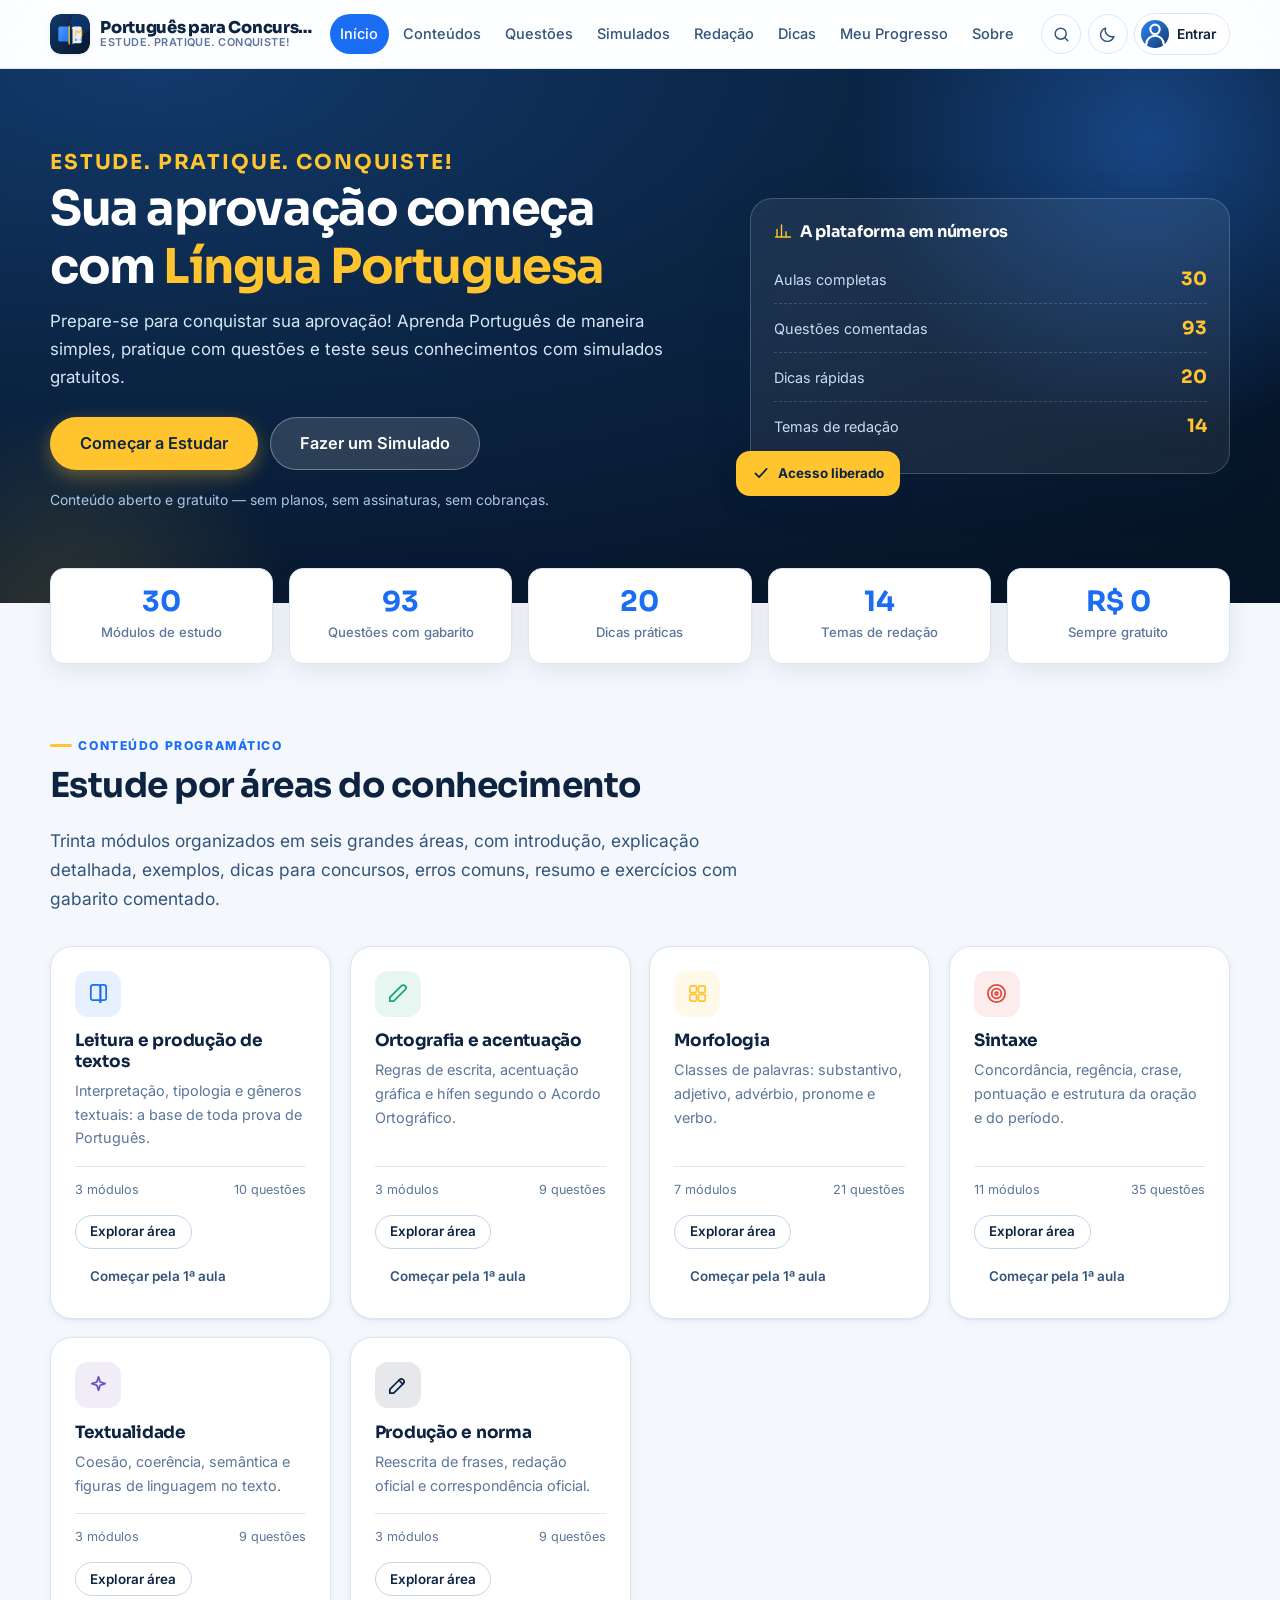
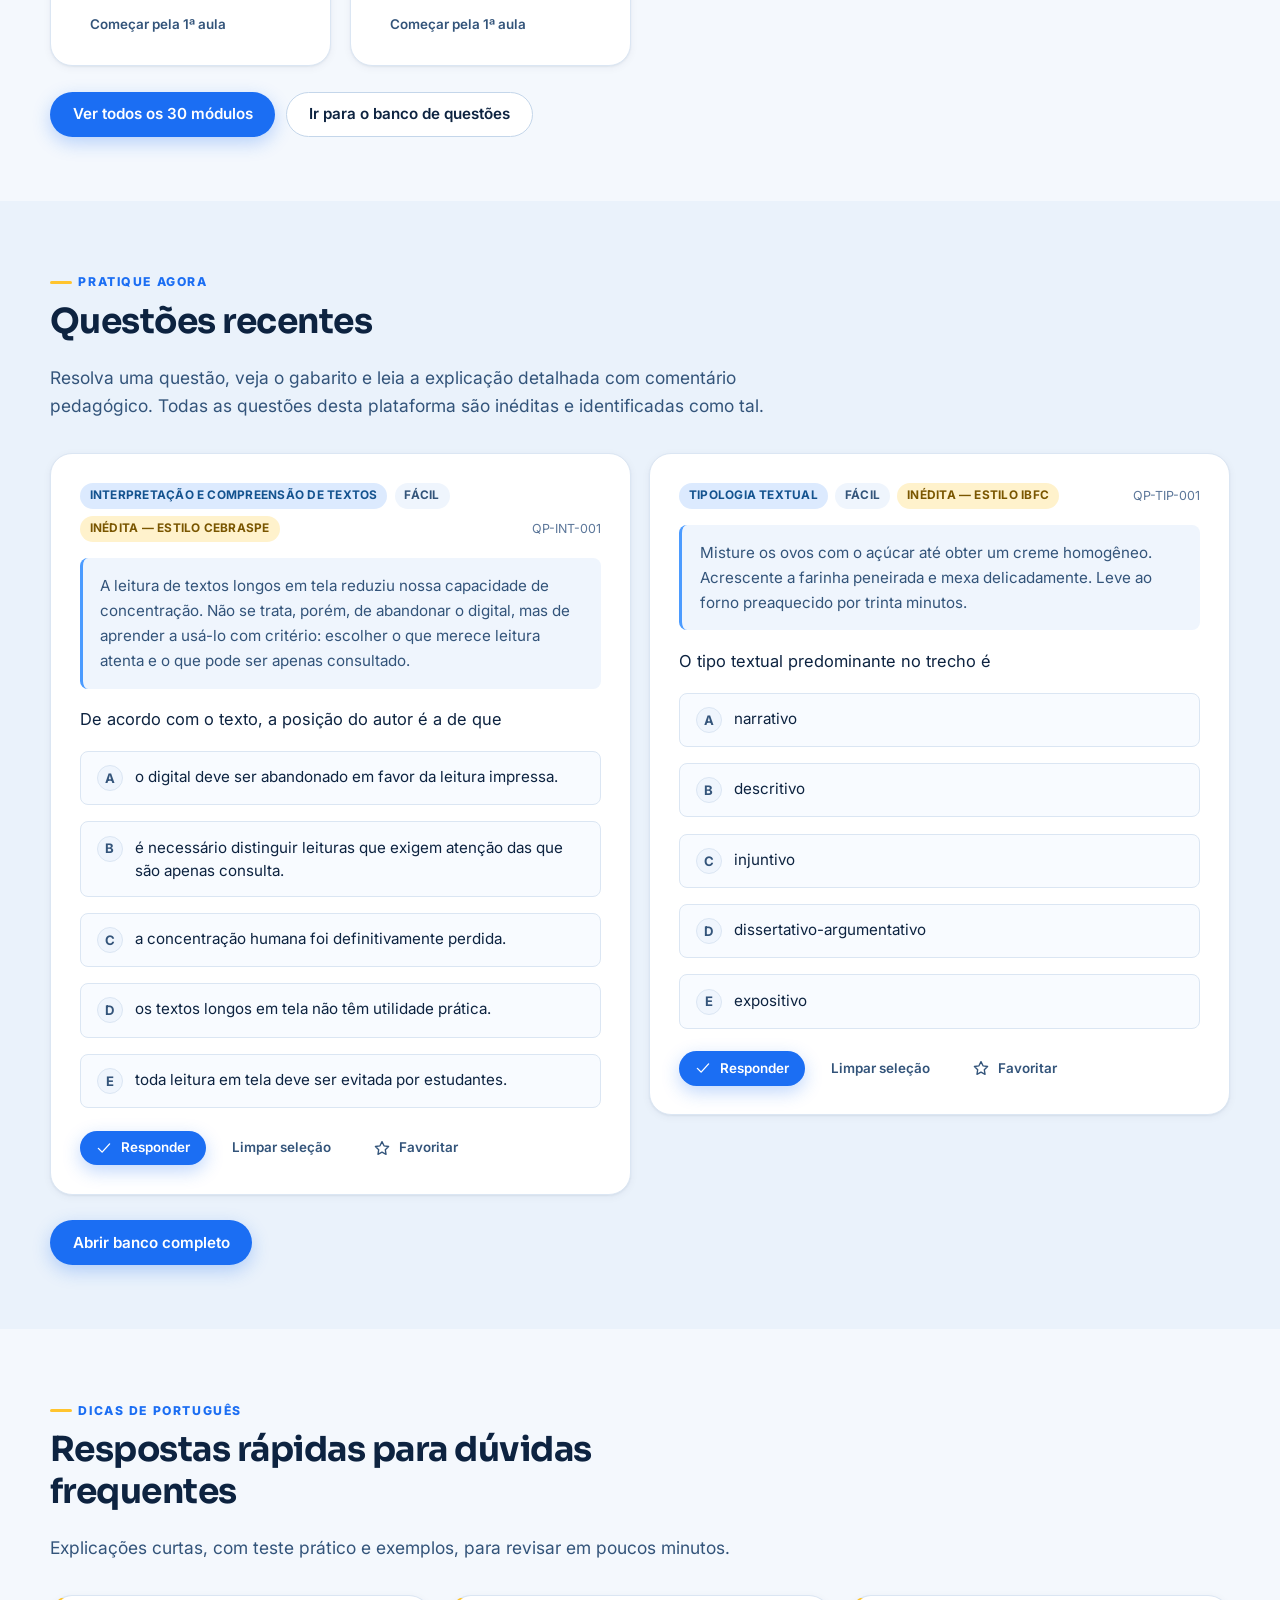
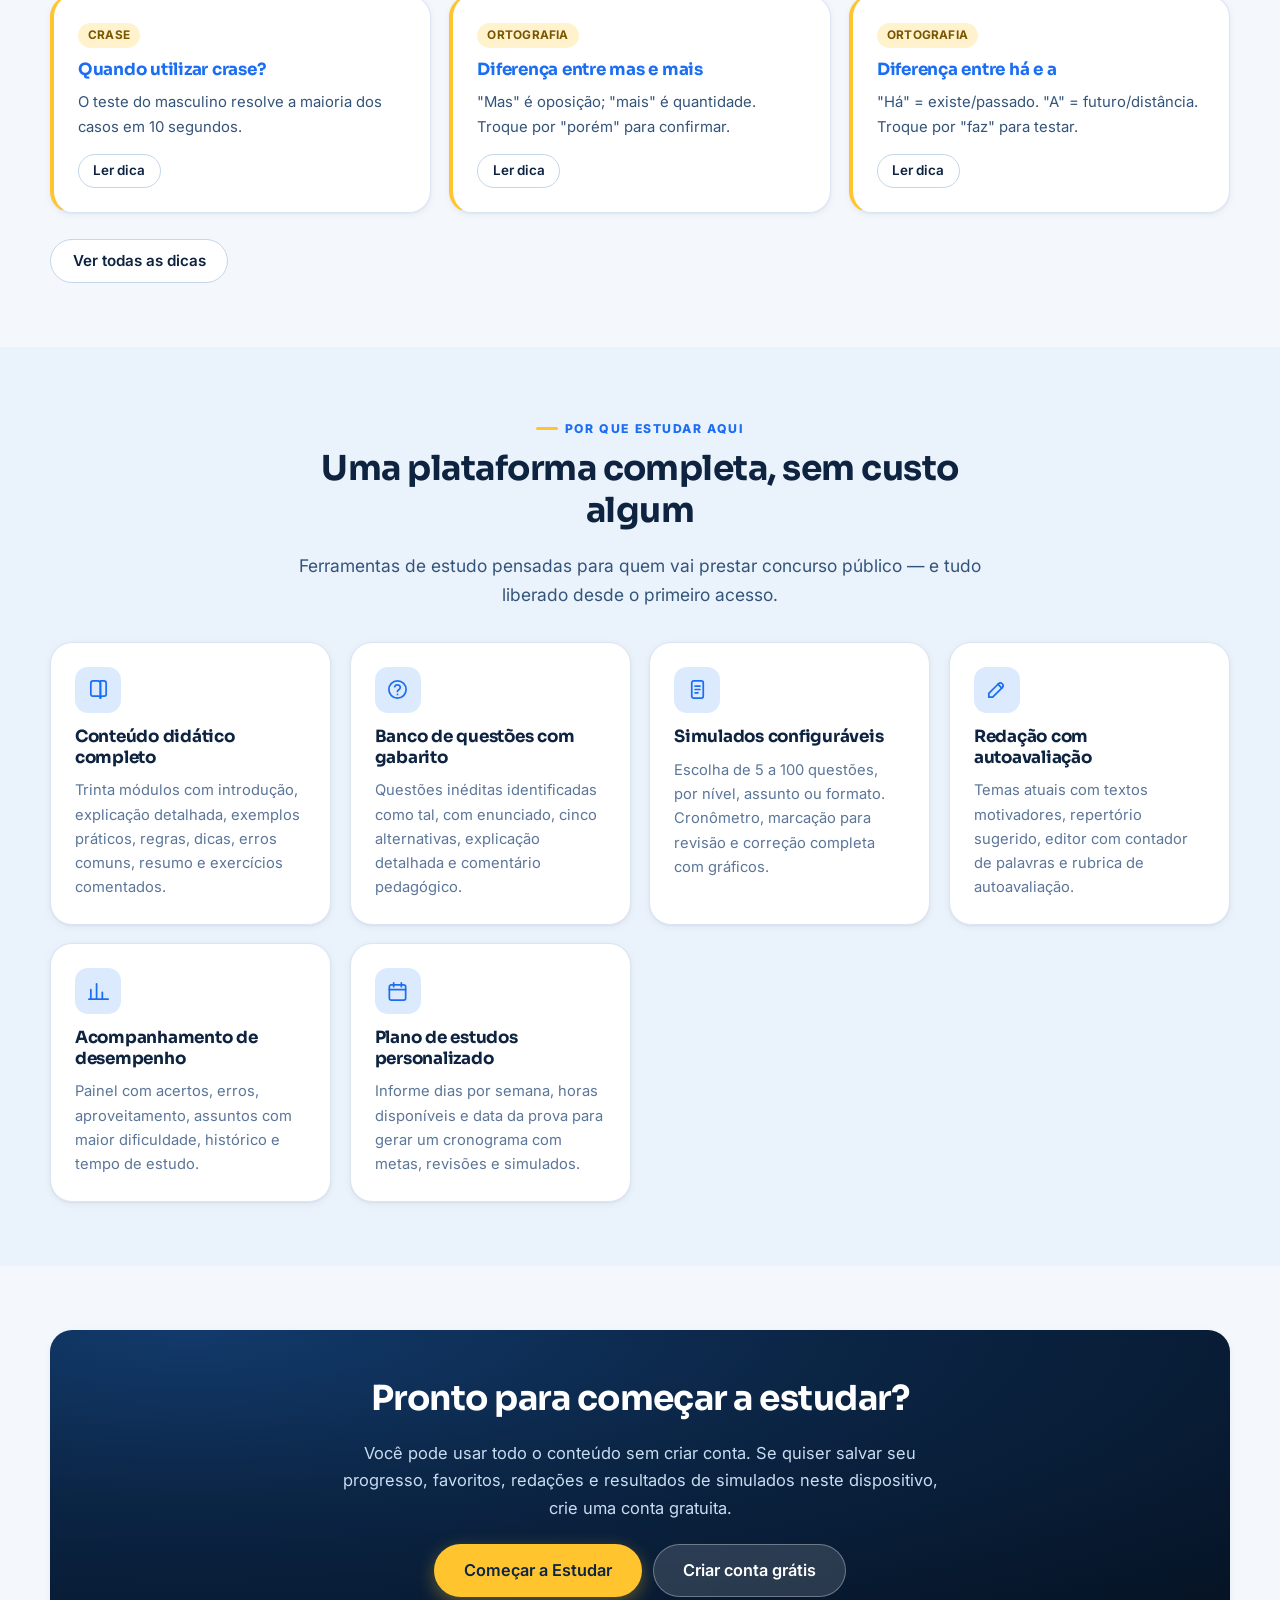
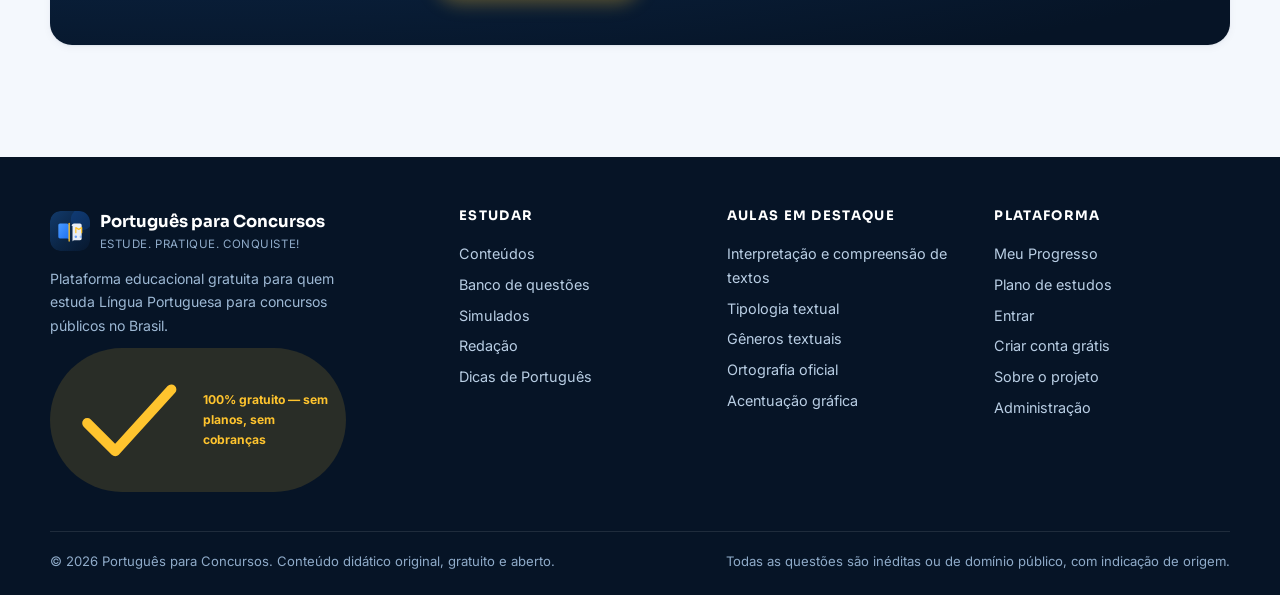
<file: index.html>
<!DOCTYPE html>
<html lang="pt-BR" data-theme="light">
<head>
  <meta charset="UTF-8">
  <meta name="viewport" content="width=device-width, initial-scale=1">
  <title>Português para Concursos — Estude. Pratique. Conquiste!</title>
  <meta name="description" content="Plataforma gratuita de Língua Portuguesa para concursos públicos: 30 módulos de conteúdo, banco de questões comentadas, simulados com correção, redação e plano de estudos. 100% grátis.">
  <meta name="theme-color" content="#0b2545">
  <meta property="og:title" content="Português para Concursos — Estude. Pratique. Conquiste!">
  <meta property="og:description" content="Aprenda Português de forma simples, pratique com questões e teste seus conhecimentos com simulados gratuitos.">
  <meta property="og:type" content="website">
  <meta property="og:image" content="images/logo.svg">
  <link rel="icon" type="image/svg+xml" href="images/favicon.svg">
  <link rel="preconnect" href="https://fonts.googleapis.com">
  <link rel="preconnect" href="https://fonts.gstatic.com" crossorigin>
  <link href="https://fonts.googleapis.com/css2?family=Inter:wght@400;500;600;700&family=Sora:wght@600;700;800&display=swap" rel="stylesheet">
  <link rel="stylesheet" href="css/styles.css">
</head>
<body>
  <div id="siteHeader"></div>

  <main id="conteudo">
    <!-- HERO -->
    <section class="hero">
      <div class="container hero-inner">
        <div>
          <span class="slogan">Estude. Pratique. Conquiste!</span>
          <h1>Sua aprovação começa com <span class="accent">Língua Portuguesa</span></h1>
          <p class="hero-text">Prepare-se para conquistar sua aprovação! Aprenda Português de maneira simples, pratique com questões e teste seus conhecimentos com simulados gratuitos.</p>
          <div class="hero-actions">
            <a class="btn btn-accent btn-lg" href="conteudos.html">Começar a Estudar</a>
            <a class="btn btn-light btn-lg" href="simulados.html">Fazer um Simulado</a>
          </div>
          <p class="hero-note" aria-hidden="false">Conteúdo aberto e gratuito — sem planos, sem assinaturas, sem cobranças.</p>
        </div>
        <div class="hero-visual">
          <div class="hero-card">
            <h3><svg viewBox="0 0 24 24" fill="none" stroke="currentColor" stroke-width="1.9" stroke-linecap="round" stroke-linejoin="round" aria-hidden="true"><path d="M4 20V10M10 20V4M16 20v-7M22 20H2"/></svg> A plataforma em números</h3>
            <div class="mini-stat"><span>Aulas completas</span><strong data-count-modules>30</strong></div>
            <div class="mini-stat"><span>Questões comentadas</span><strong data-count-questions>94</strong></div>
            <div class="mini-stat"><span>Dicas rápidas</span><strong data-count-tips>20</strong></div>
            <div class="mini-stat"><span>Temas de redação</span><strong data-count-themes>14</strong></div>
          </div>
          <div class="hero-badge-float">
            <svg viewBox="0 0 24 24" fill="none" stroke="currentColor" stroke-width="2.2" stroke-linecap="round" stroke-linejoin="round" aria-hidden="true"><path d="m4.5 12.5 5 5 10-11"/></svg>
            Acesso liberado
          </div>
        </div>
      </div>
    </section>

    <!-- INDICADORES -->
    <div class="container">
      <div class="stats-strip" role="list">
        <div class="stat-box" role="listitem"><strong data-count-modules>30</strong><span>Módulos de estudo</span></div>
        <div class="stat-box" role="listitem"><strong data-count-questions>94</strong><span>Questões com gabarito</span></div>
        <div class="stat-box" role="listitem"><strong data-count-tips>20</strong><span>Dicas práticas</span></div>
        <div class="stat-box" role="listitem"><strong data-count-themes>14</strong><span>Temas de redação</span></div>
        <div class="stat-box" role="listitem"><strong>R$ 0</strong><span>Sempre gratuito</span></div>
      </div>
    </div>

    <!-- PRINCIPAIS DISCIPLINAS -->
    <section class="section">
      <div class="container">
        <div class="section-head">
          <span class="eyebrow">Conteúdo programático</span>
          <h2>Estude por áreas do conhecimento</h2>
          <p class="lead">Trinta módulos organizados em seis grandes áreas, com introdução, explicação detalhada, exemplos, dicas para concursos, erros comuns, resumo e exercícios com gabarito comentado.</p>
        </div>
        <div class="grid grid-3" id="gruposGrid"></div>
        <div class="btn-row" style="margin-top:1.6rem">
          <a class="btn btn-primary" href="conteudos.html">Ver todos os 30 módulos</a>
          <a class="btn btn-outline" href="questoes.html">Ir para o banco de questões</a>
        </div>
      </div>
    </section>

    <!-- QUESTÕES RECENTES -->
    <section class="section section-alt">
      <div class="container">
        <div class="section-head">
          <span class="eyebrow">Pratique agora</span>
          <h2>Questões recentes</h2>
          <p class="lead">Resolva uma questão, veja o gabarito e leia a explicação detalhada com comentário pedagógico. Todas as questões desta plataforma são inéditas e identificadas como tal.</p>
        </div>
        <div class="grid grid-2" id="questoesDestaque"></div>
        <div class="btn-row" style="margin-top:1.6rem">
          <a class="btn btn-primary" href="questoes.html">Abrir banco completo</a>
        </div>
      </div>
    </section>

    <!-- DICAS -->
    <section class="section">
      <div class="container">
        <div class="section-head">
          <span class="eyebrow">Dicas de Português</span>
          <h2>Respostas rápidas para dúvidas frequentes</h2>
          <p class="lead">Explicações curtas, com teste prático e exemplos, para revisar em poucos minutos.</p>
        </div>
        <div class="grid grid-3" id="dicasDestaque"></div>
        <div class="btn-row" style="margin-top:1.6rem">
          <a class="btn btn-outline" href="dicas.html">Ver todas as dicas</a>
        </div>
      </div>
    </section>

    <!-- BENEFÍCIOS -->
    <section class="section section-alt">
      <div class="container">
        <div class="section-head center">
          <span class="eyebrow">Por que estudar aqui</span>
          <h2>Uma plataforma completa, sem custo algum</h2>
          <p class="lead center-x">Ferramentas de estudo pensadas para quem vai prestar concurso público — e tudo liberado desde o primeiro acesso.</p>
        </div>
        <div class="grid grid-3" id="beneficiosGrid"></div>
      </div>
    </section>

    <!-- CTA -->
    <section class="section">
      <div class="container">
        <div class="card" style="background:var(--hero-grad);border:0;color:#fff;padding:clamp(1.6rem,4vw,3rem);text-align:center">
          <h2 style="color:#fff">Pronto para começar a estudar?</h2>
          <p style="color:#c9ddf2;max-width:60ch;margin-inline:auto">Você pode usar todo o conteúdo sem criar conta. Se quiser salvar seu progresso, favoritos, redações e resultados de simulados neste dispositivo, crie uma conta gratuita.</p>
          <div class="btn-row" style="justify-content:center;margin-top:1.4rem">
            <a class="btn btn-accent btn-lg" href="conteudos.html">Começar a Estudar</a>
            <a class="btn btn-light btn-lg" href="cadastro.html">Criar conta grátis</a>
          </div>
        </div>
      </div>
    </section>
  </main>

  <div id="siteFooter"></div>

  <script src="js/core.js"></script>
  <script src="js/data/modules-1.js"></script>
  <script src="js/data/modules-2.js"></script>
  <script src="js/data/modules-3.js"></script>
  <script src="js/data/questions-1.js"></script>
  <script src="js/data/questions-2.js"></script>
  <script src="js/data/questions-3.js"></script>
  <script src="js/data/tips.js"></script>
  <script src="js/data/redacao.js"></script>
  <script src="js/layout.js"></script>
  <script src="js/pages/home.js"></script>
</body>
</html>
</file>
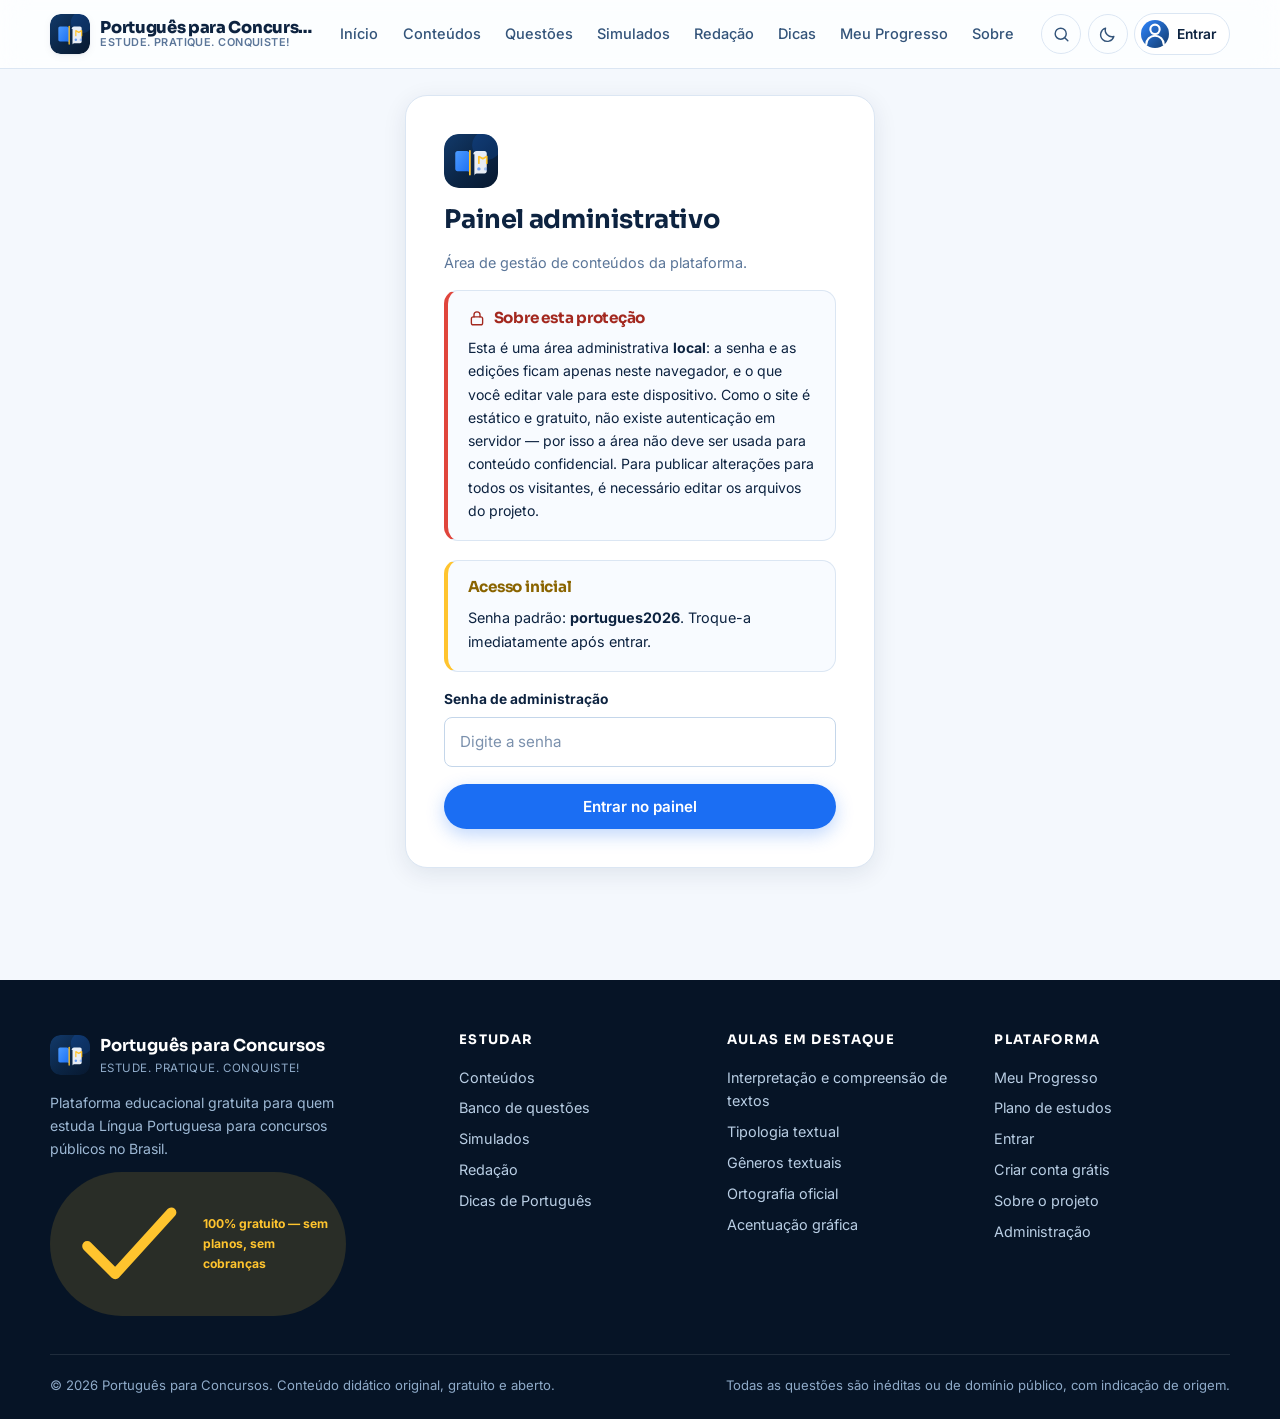
<file: admin.html>
<!DOCTYPE html>
<html lang="pt-BR" data-theme="light">
<head>
  <meta charset="UTF-8">
  <meta name="viewport" content="width=device-width, initial-scale=1">
  <title>Administração — Português para Concursos</title>
  <meta name="description" content="Painel administrativo: cadastrar conteúdos, questões, dicas e temas de redação, importar questões por planilha e acompanhar estatísticas.">
  <meta name="robots" content="noindex, nofollow">
  <meta name="theme-color" content="#0b2545">
  <link rel="icon" type="image/svg+xml" href="images/favicon.svg">
  <link rel="preconnect" href="https://fonts.googleapis.com">
  <link rel="preconnect" href="https://fonts.gstatic.com" crossorigin>
  <link href="https://fonts.googleapis.com/css2?family=Inter:wght@400;500;600;700&family=Sora:wght@600;700;800&display=swap" rel="stylesheet">
  <link rel="stylesheet" href="css/styles.css">
</head>
<body>
  <div id="siteHeader"></div>

  <main id="conteudo">
    <section class="section" style="padding-top:1.6rem">
      <div class="container">
        <div id="adminArea"></div>
      </div>
    </section>
  </main>

  <div id="siteFooter"></div>

  <script src="js/core.js"></script>
  <script src="js/data/modules-1.js"></script>
  <script src="js/data/modules-2.js"></script>
  <script src="js/data/modules-3.js"></script>
  <script src="js/data/questions-1.js"></script>
  <script src="js/data/questions-2.js"></script>
  <script src="js/data/questions-3.js"></script>
  <script src="js/data/tips.js"></script>
  <script src="js/data/redacao.js"></script>
  <script src="js/layout.js"></script>
  <script src="js/pages/admin.js"></script>
</body>
</html>
</file>
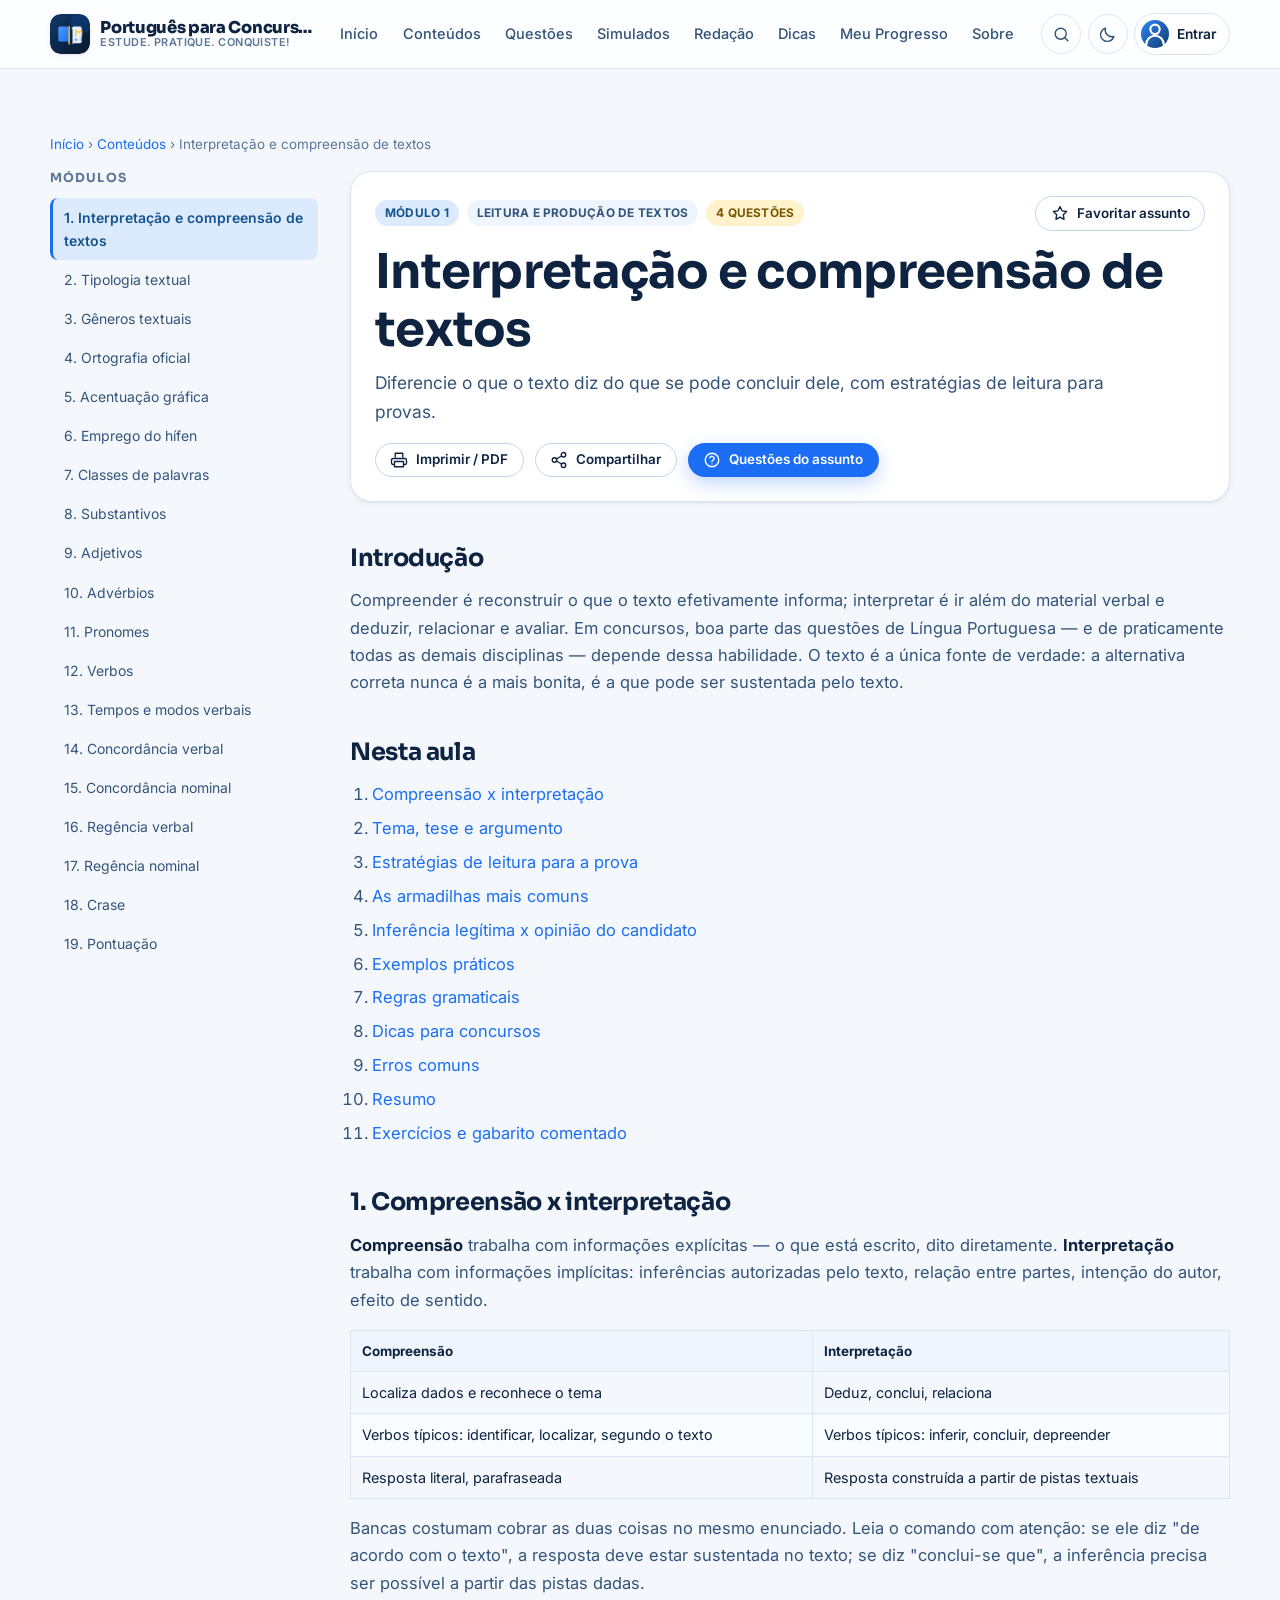
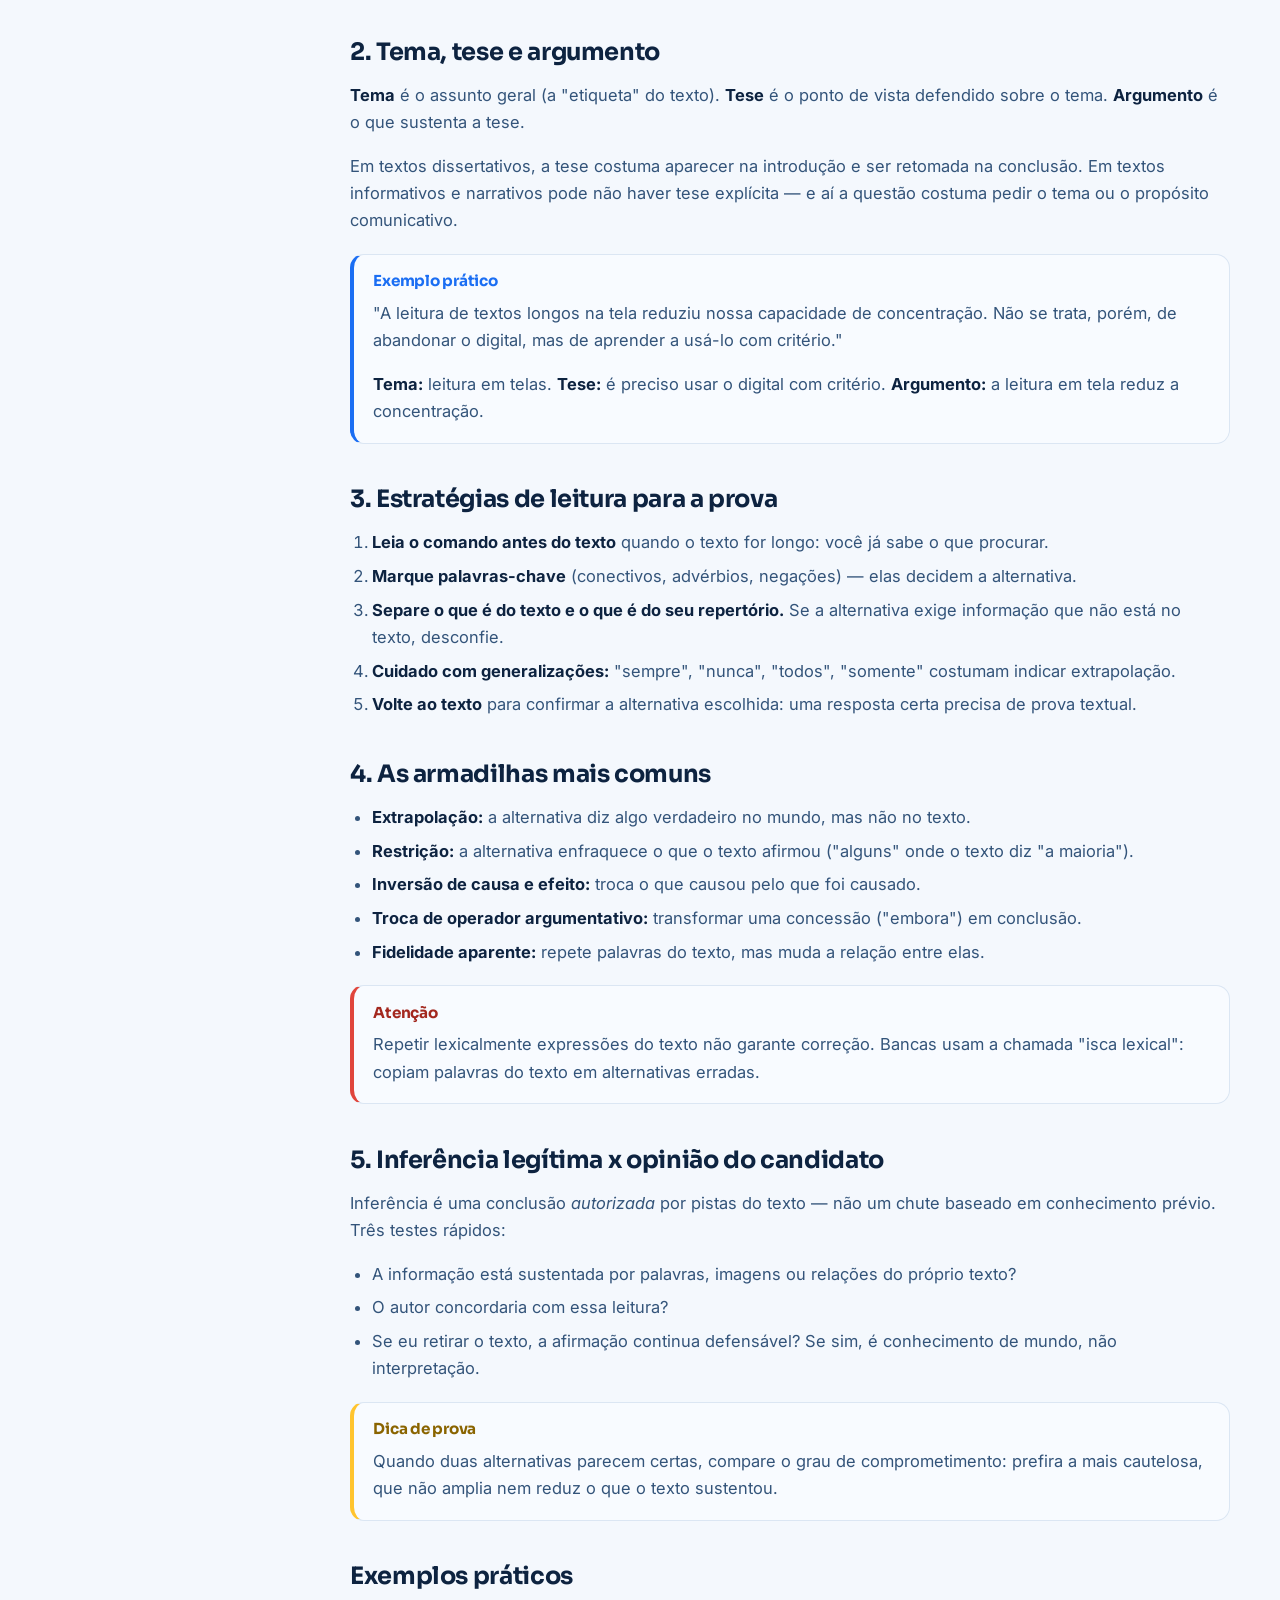
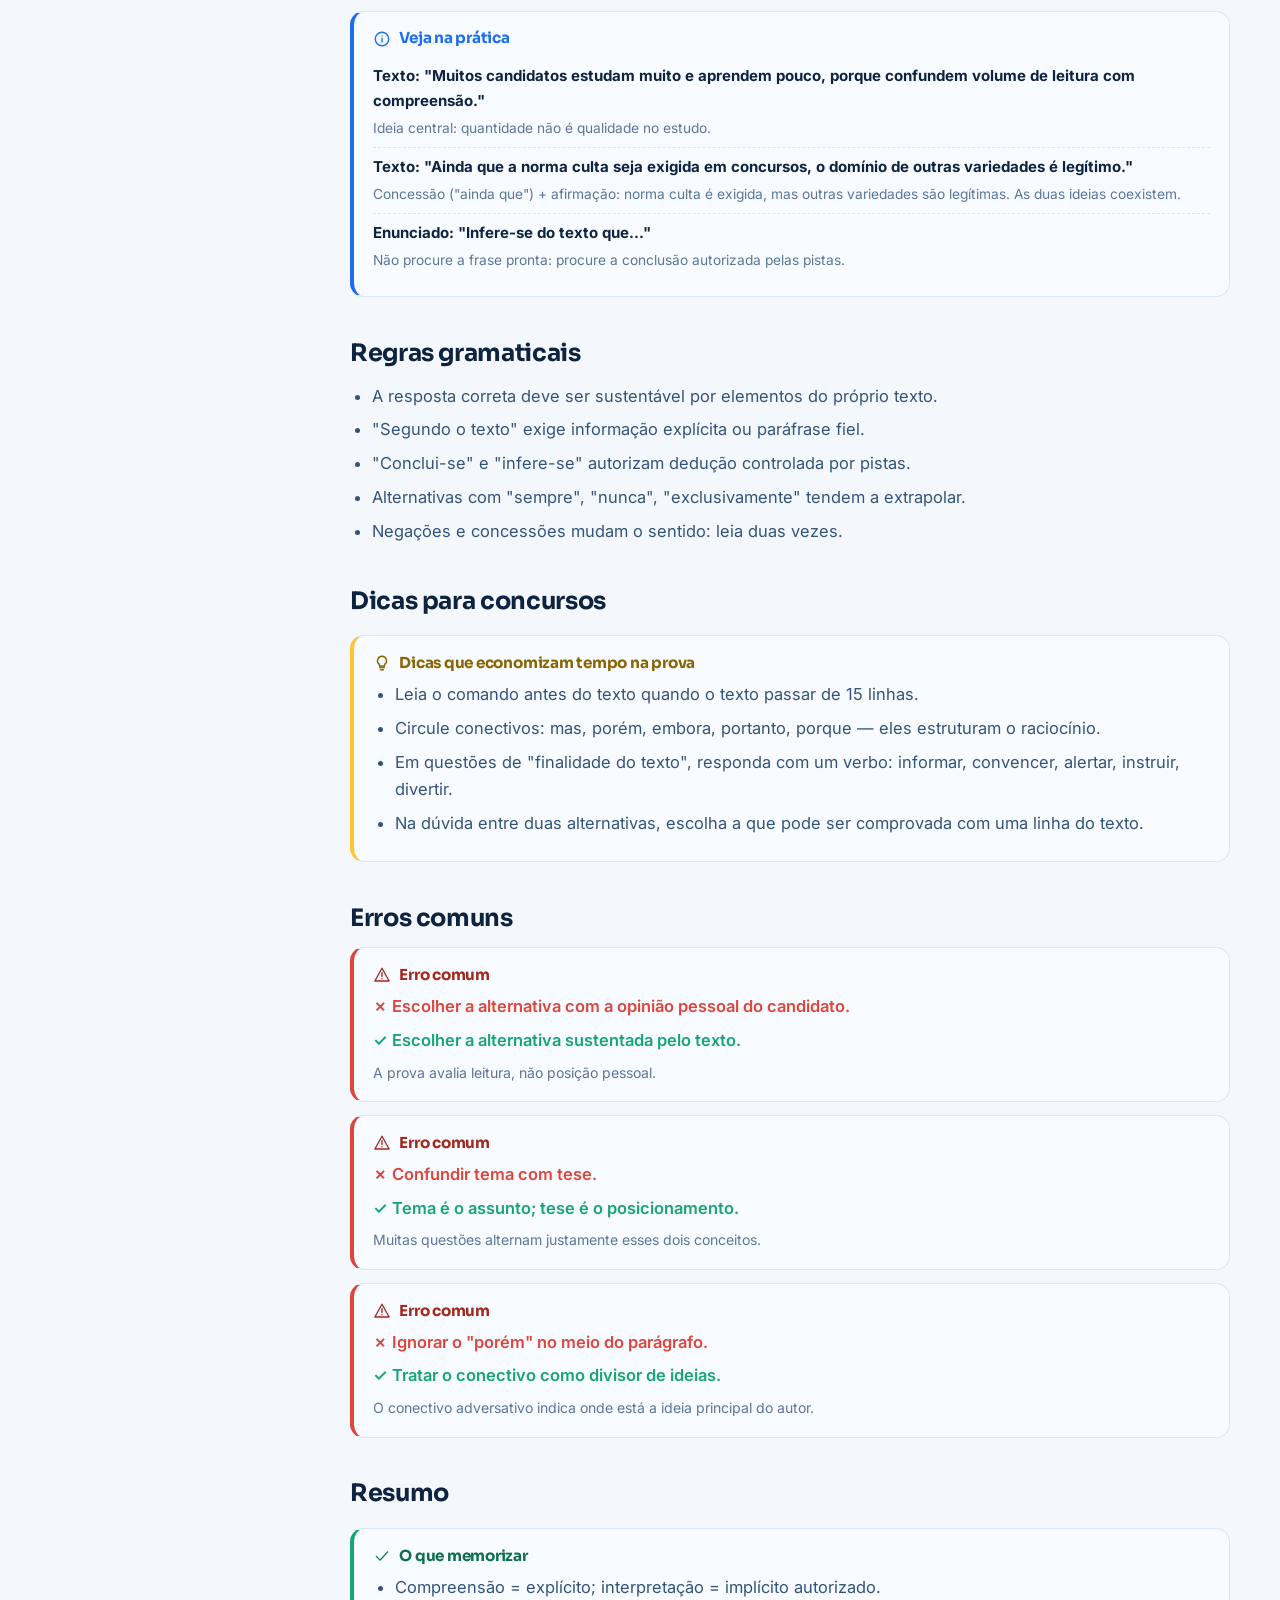
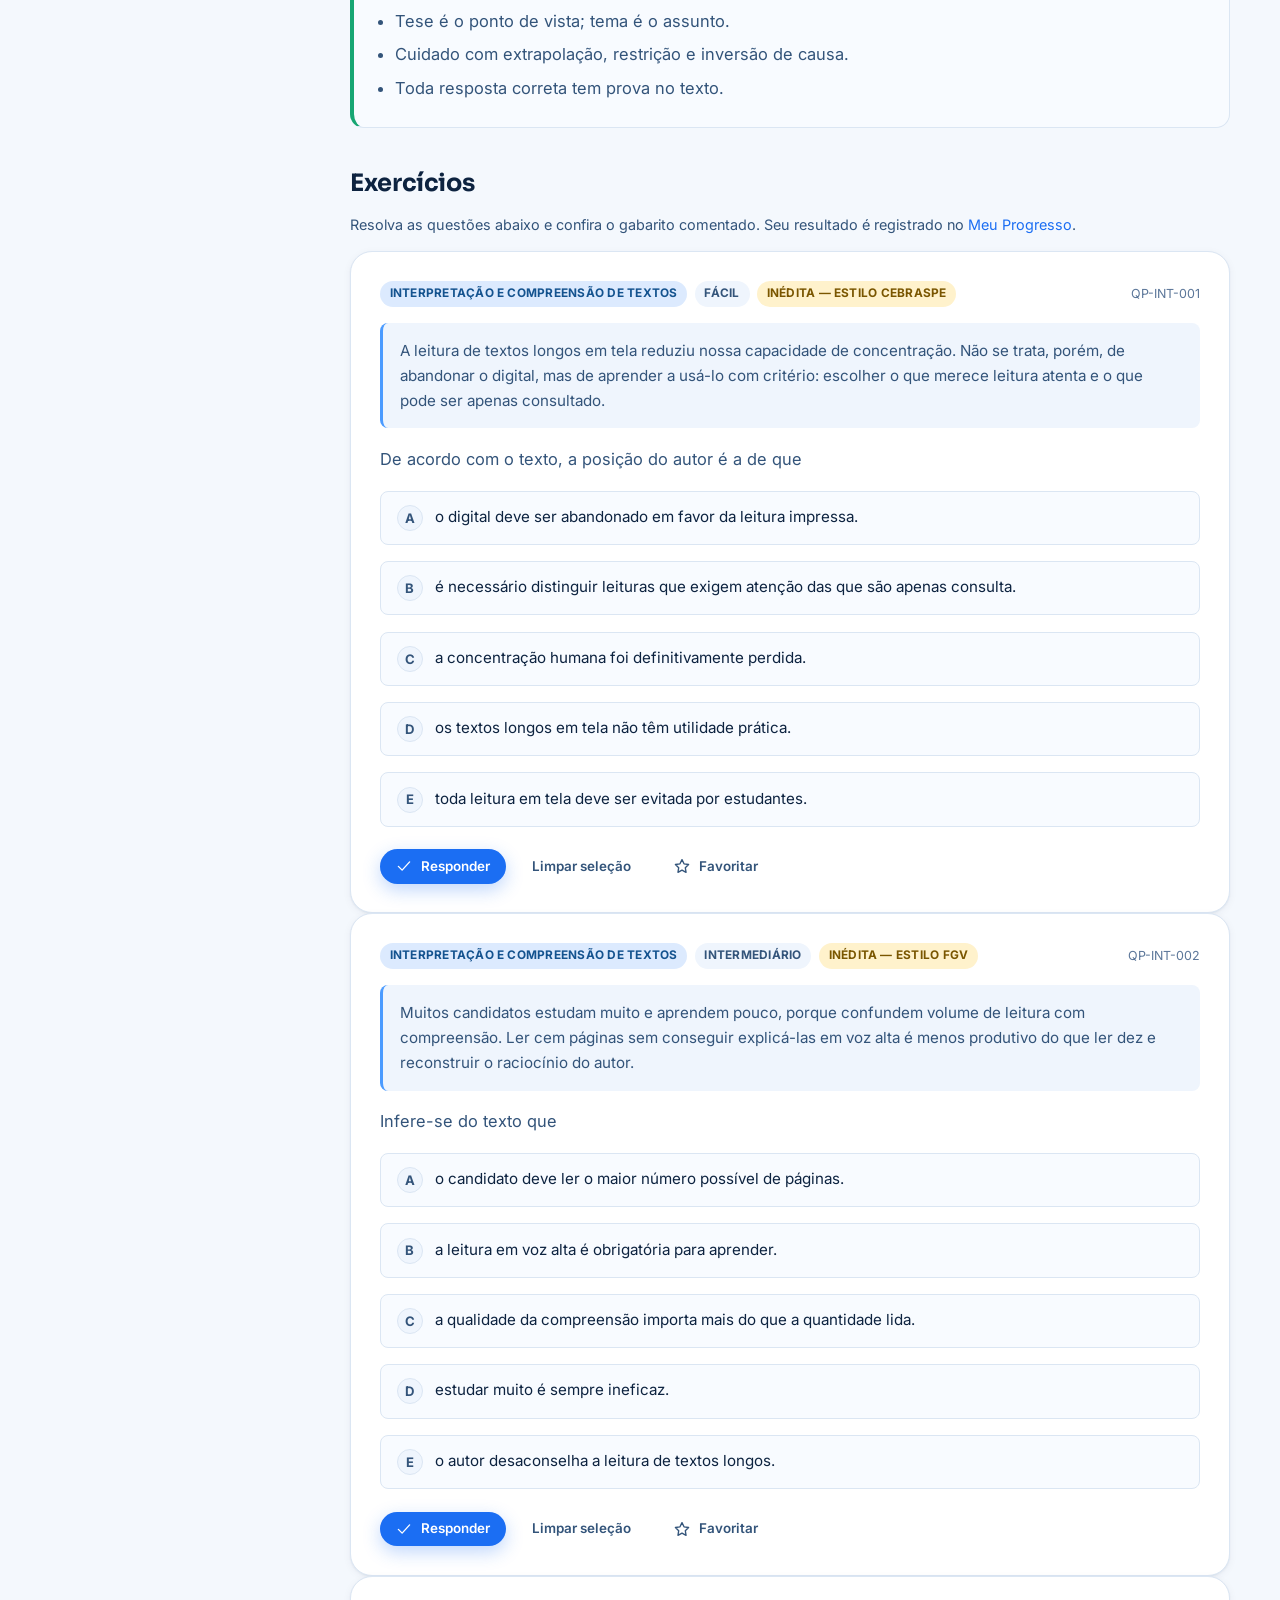
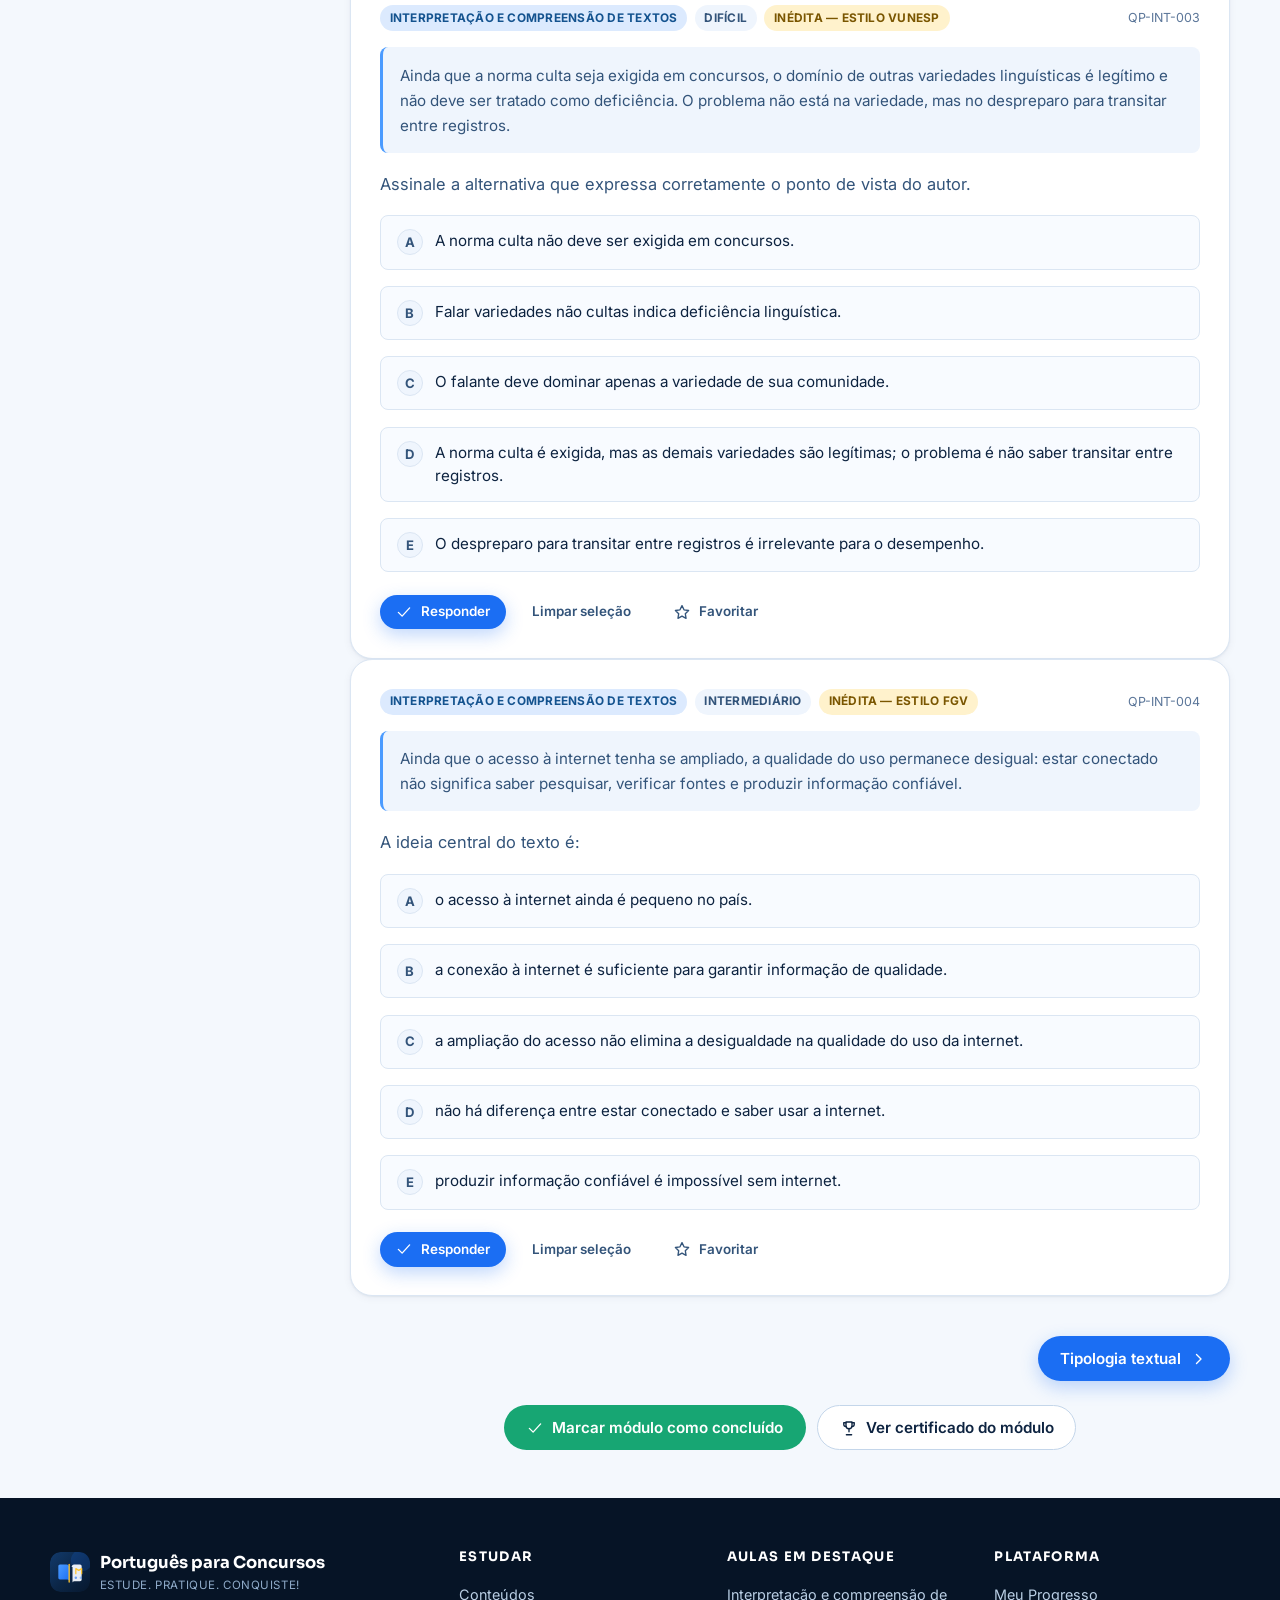
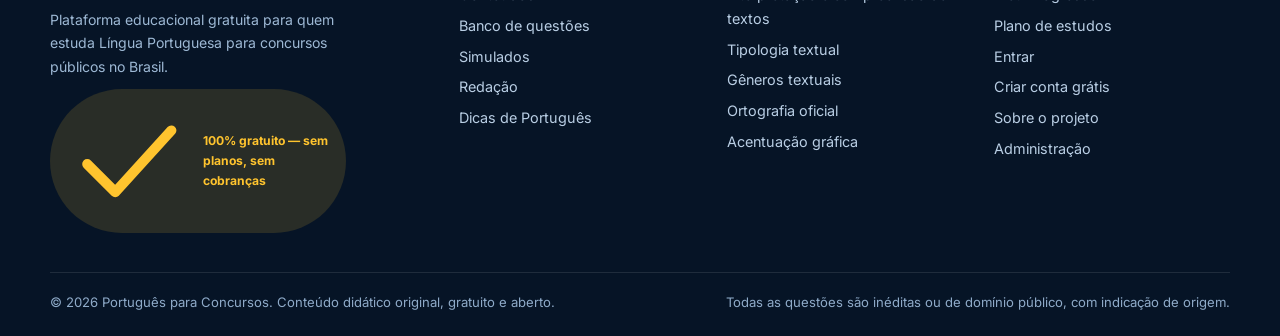
<file: aula.html>
<!DOCTYPE html>
<html lang="pt-BR" data-theme="light">
<head>
  <meta charset="UTF-8">
  <meta name="viewport" content="width=device-width, initial-scale=1">
  <title>Aula — Português para Concursos</title>
  <meta name="description" content="Aula completa de Língua Portuguesa para concursos: introdução, explicação detalhada, exemplos, regras, dicas, erros comuns, resumo e exercícios com gabarito comentado.">
  <meta name="theme-color" content="#0b2545">
  <link rel="icon" type="image/svg+xml" href="images/favicon.svg">
  <link rel="preconnect" href="https://fonts.googleapis.com">
  <link rel="preconnect" href="https://fonts.gstatic.com" crossorigin>
  <link href="https://fonts.googleapis.com/css2?family=Inter:wght@400;500;600;700&family=Sora:wght@600;700;800&display=swap" rel="stylesheet">
  <link rel="stylesheet" href="css/styles.css">
</head>
<body>
  <div class="reading-progress" id="readingProgress" aria-hidden="true"></div>
  <div id="siteHeader"></div>

  <main id="conteudo">
    <section class="section" style="padding-bottom:1rem">
      <div class="container">
        <nav aria-label="Trilha de navegação" style="font-size:.84rem;color:var(--muted)">
          <a href="index.html">Início</a> <span aria-hidden="true">›</span>
          <a href="conteudos.html">Conteúdos</a> <span aria-hidden="true">›</span>
          <span id="trilhaAtual">Aula</span>
        </nav>
      </div>
    </section>
    <div class="container lesson-layout">
      <aside class="lesson-nav no-print" aria-label="Navegação das aulas">
        <h3>Módulos</h3>
        <div id="listaModulos"></div>
      </aside>
      <div id="aulaConteudo" class="lesson-article"></div>
    </div>
  </main>

  <div id="siteFooter"></div>

  <script src="js/core.js"></script>
  <script src="js/data/modules-1.js"></script>
  <script src="js/data/modules-2.js"></script>
  <script src="js/data/modules-3.js"></script>
  <script src="js/data/questions-1.js"></script>
  <script src="js/data/questions-2.js"></script>
  <script src="js/data/questions-3.js"></script>
  <script src="js/data/tips.js"></script>
  <script src="js/data/redacao.js"></script>
  <script src="js/layout.js"></script>
  <script src="js/pages/aula.js"></script>
</body>
</html>
</file>
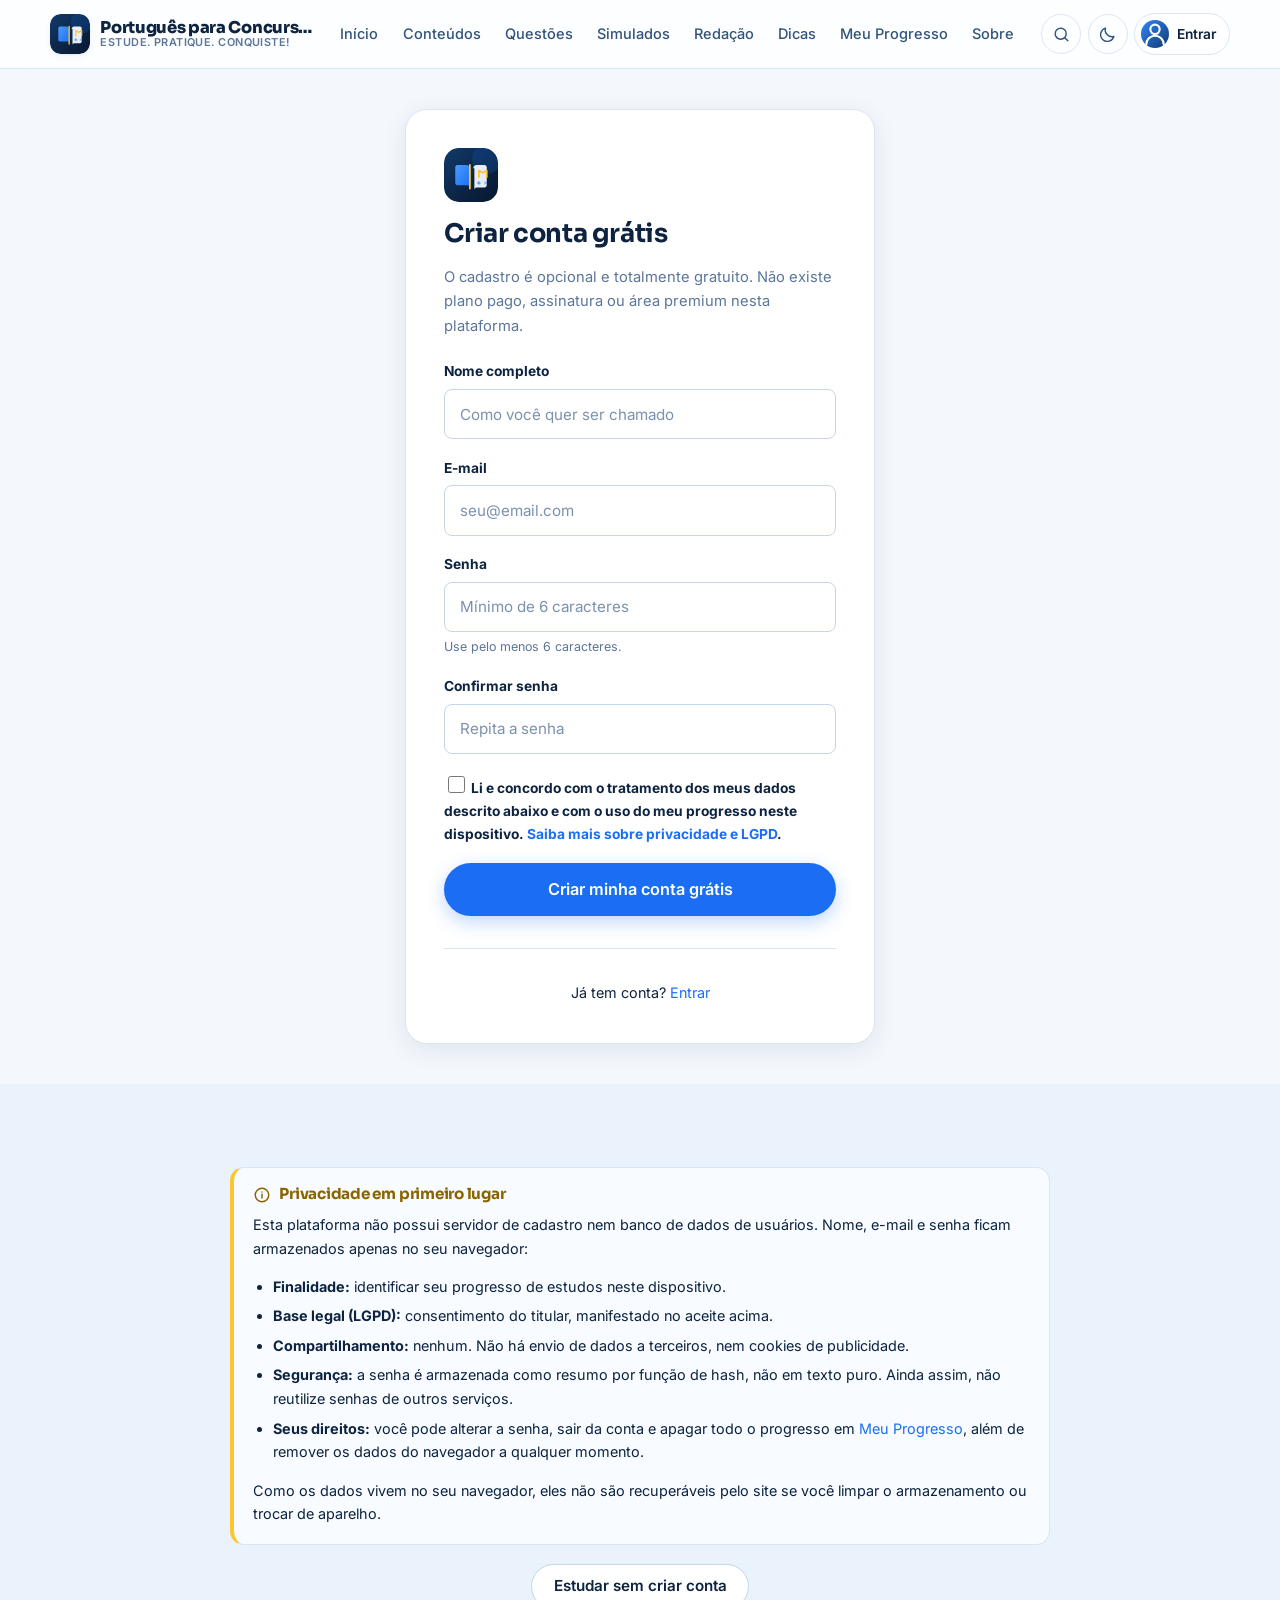
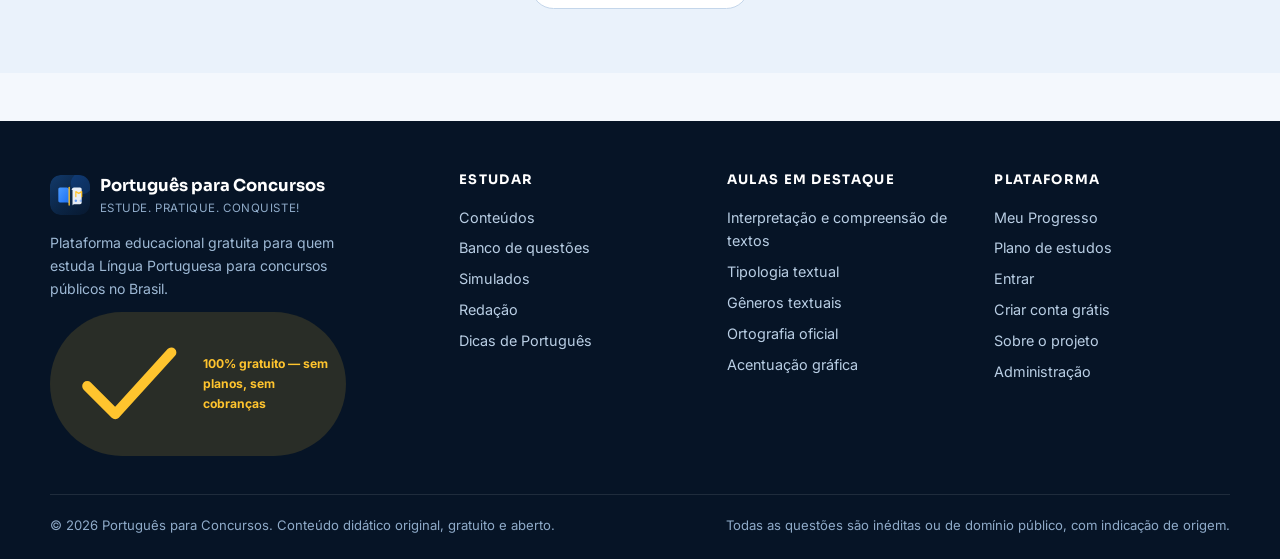
<file: cadastro.html>
<!DOCTYPE html>
<html lang="pt-BR" data-theme="light">
<head>
  <meta charset="UTF-8">
  <meta name="viewport" content="width=device-width, initial-scale=1">
  <title>Criar conta grátis — Português para Concursos</title>
  <meta name="description" content="Cadastro gratuito por e-mail e senha para salvar seu progresso de estudos. Sem planos, sem cobranças, sem área premium.">
  <meta name="robots" content="noindex">
  <meta name="theme-color" content="#0b2545">
  <link rel="icon" type="image/svg+xml" href="images/favicon.svg">
  <link rel="preconnect" href="https://fonts.googleapis.com">
  <link rel="preconnect" href="https://fonts.gstatic.com" crossorigin>
  <link href="https://fonts.googleapis.com/css2?family=Inter:wght@400;500;600;700&family=Sora:wght@600;700;800&display=swap" rel="stylesheet">
  <link rel="stylesheet" href="css/styles.css">
</head>
<body>
  <div id="siteHeader"></div>

  <main id="conteudo">
    <div class="container auth-wrap">
      <div class="auth-card">
        <img class="auth-logo" src="images/logo.svg" alt="Logo Português para Concursos" width="54" height="54">
        <h1>Criar conta grátis</h1>
        <p class="muted" style="font-size:.92rem">O cadastro é opcional e totalmente gratuito. Não existe plano pago, assinatura ou área premium nesta plataforma.</p>

        <form id="formCadastro" novalidate style="margin-top:1.4rem">
          <div class="field">
            <label for="nome">Nome completo</label>
            <input class="input" type="text" id="nome" name="nome" autocomplete="name" placeholder="Como você quer ser chamado" required>
          </div>
          <div class="field">
            <label for="email">E-mail</label>
            <input class="input" type="email" id="email" name="email" autocomplete="email" placeholder="seu@email.com" required>
          </div>
          <div class="field">
            <label for="senha">Senha</label>
            <input class="input" type="password" id="senha" name="senha" autocomplete="new-password" placeholder="Mínimo de 6 caracteres" minlength="6" required>
            <p class="hint" id="forcaSenha">Use pelo menos 6 caracteres.</p>
          </div>
          <div class="field">
            <label for="senha2">Confirmar senha</label>
            <input class="input" type="password" id="senha2" name="senha2" autocomplete="new-password" placeholder="Repita a senha" required>
          </div>
          <div class="field">
            <label class="checkbox-row" for="aceite">
              <input type="checkbox" id="aceite" required>
              <span>Li e concordo com o tratamento dos meus dados descrito abaixo e com o uso do meu progresso neste dispositivo. <a href="sobre.html#lgpd">Saiba mais sobre privacidade e LGPD</a>.</span>
            </label>
          </div>
          <div id="erroCadastro" hidden></div>
          <button class="btn btn-primary btn-block btn-lg" type="submit">Criar minha conta grátis</button>
        </form>

        <hr>
        <p style="font-size:.9rem;text-align:center;margin:0">
          Já tem conta? <a href="login.html">Entrar</a>
        </p>
      </div>
    </div>

    <section class="section section-alt" style="margin-top:0">
      <div class="container container-narrow">
        <div class="info-box box-tip">
          <h4><svg viewBox="0 0 24 24" fill="none" stroke="currentColor" stroke-width="1.9" stroke-linecap="round" stroke-linejoin="round" aria-hidden="true"><circle cx="12" cy="12" r="9"/><path d="M12 11v5M12 8h.01"/></svg> Privacidade em primeiro lugar</h4>
          <p style="font-size:.9rem">Esta plataforma não possui servidor de cadastro nem banco de dados de usuários. Nome, e-mail e senha ficam armazenados apenas no seu navegador:</p>
          <ul style="font-size:.9rem">
            <li><strong>Finalidade:</strong> identificar seu progresso de estudos neste dispositivo.</li>
            <li><strong>Base legal (LGPD):</strong> consentimento do titular, manifestado no aceite acima.</li>
            <li><strong>Compartilhamento:</strong> nenhum. Não há envio de dados a terceiros, nem cookies de publicidade.</li>
            <li><strong>Segurança:</strong> a senha é armazenada como resumo por função de hash, não em texto puro. Ainda assim, não reutilize senhas de outros serviços.</li>
            <li><strong>Seus direitos:</strong> você pode alterar a senha, sair da conta e apagar todo o progresso em <a href="progresso.html">Meu Progresso</a>, além de remover os dados do navegador a qualquer momento.</li>
          </ul>
          <p style="font-size:.9rem;margin-bottom:0">Como os dados vivem no seu navegador, eles não são recuperáveis pelo site se você limpar o armazenamento ou trocar de aparelho.</p>
        </div>
        <div class="btn-row" style="margin-top:1.2rem;justify-content:center">
          <a class="btn btn-outline" href="conteudos.html">Estudar sem criar conta</a>
        </div>
      </div>
    </section>
  </main>

  <div id="siteFooter"></div>

  <script src="js/core.js"></script>
  <script src="js/data/modules-1.js"></script>
  <script src="js/data/modules-2.js"></script>
  <script src="js/data/modules-3.js"></script>
  <script src="js/data/questions-1.js"></script>
  <script src="js/data/questions-2.js"></script>
  <script src="js/data/questions-3.js"></script>
  <script src="js/data/tips.js"></script>
  <script src="js/data/redacao.js"></script>
  <script src="js/layout.js"></script>
  <script src="js/pages/auth.js"></script>
</body>
</html>
</file>
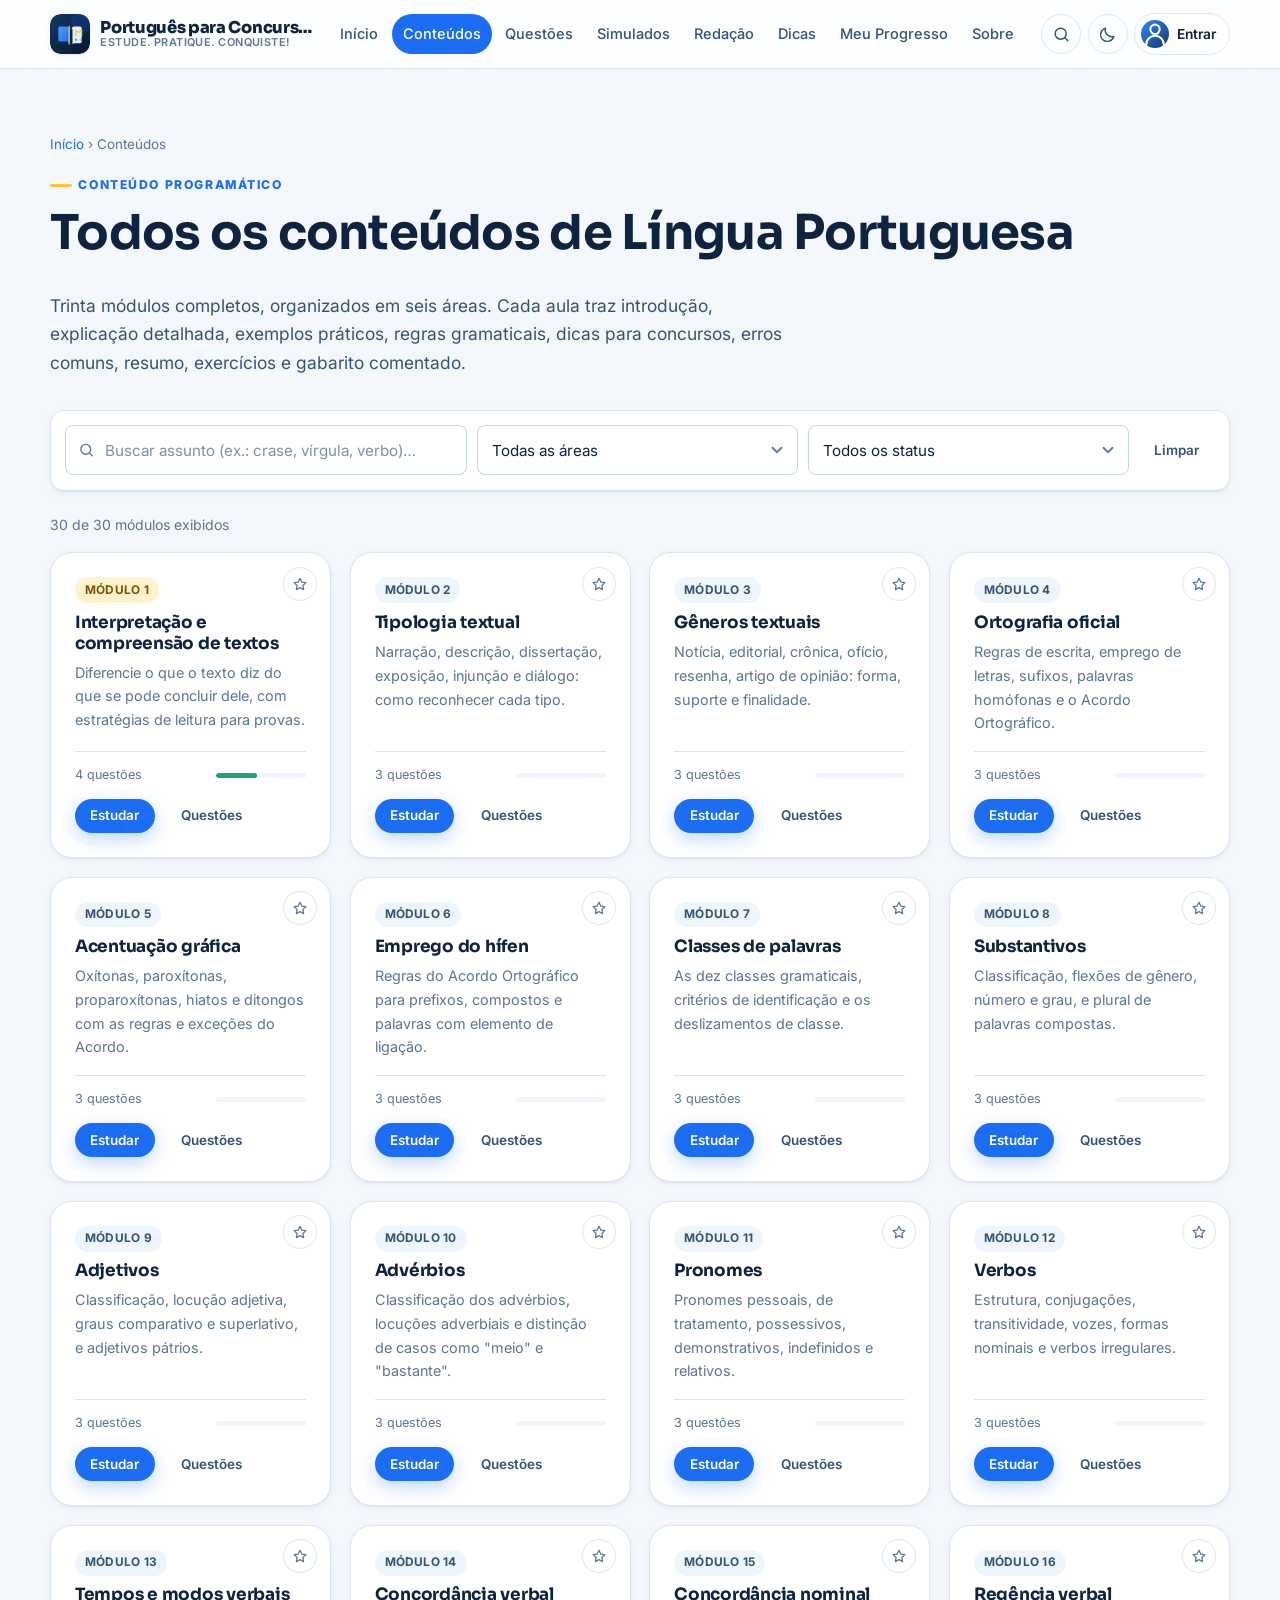
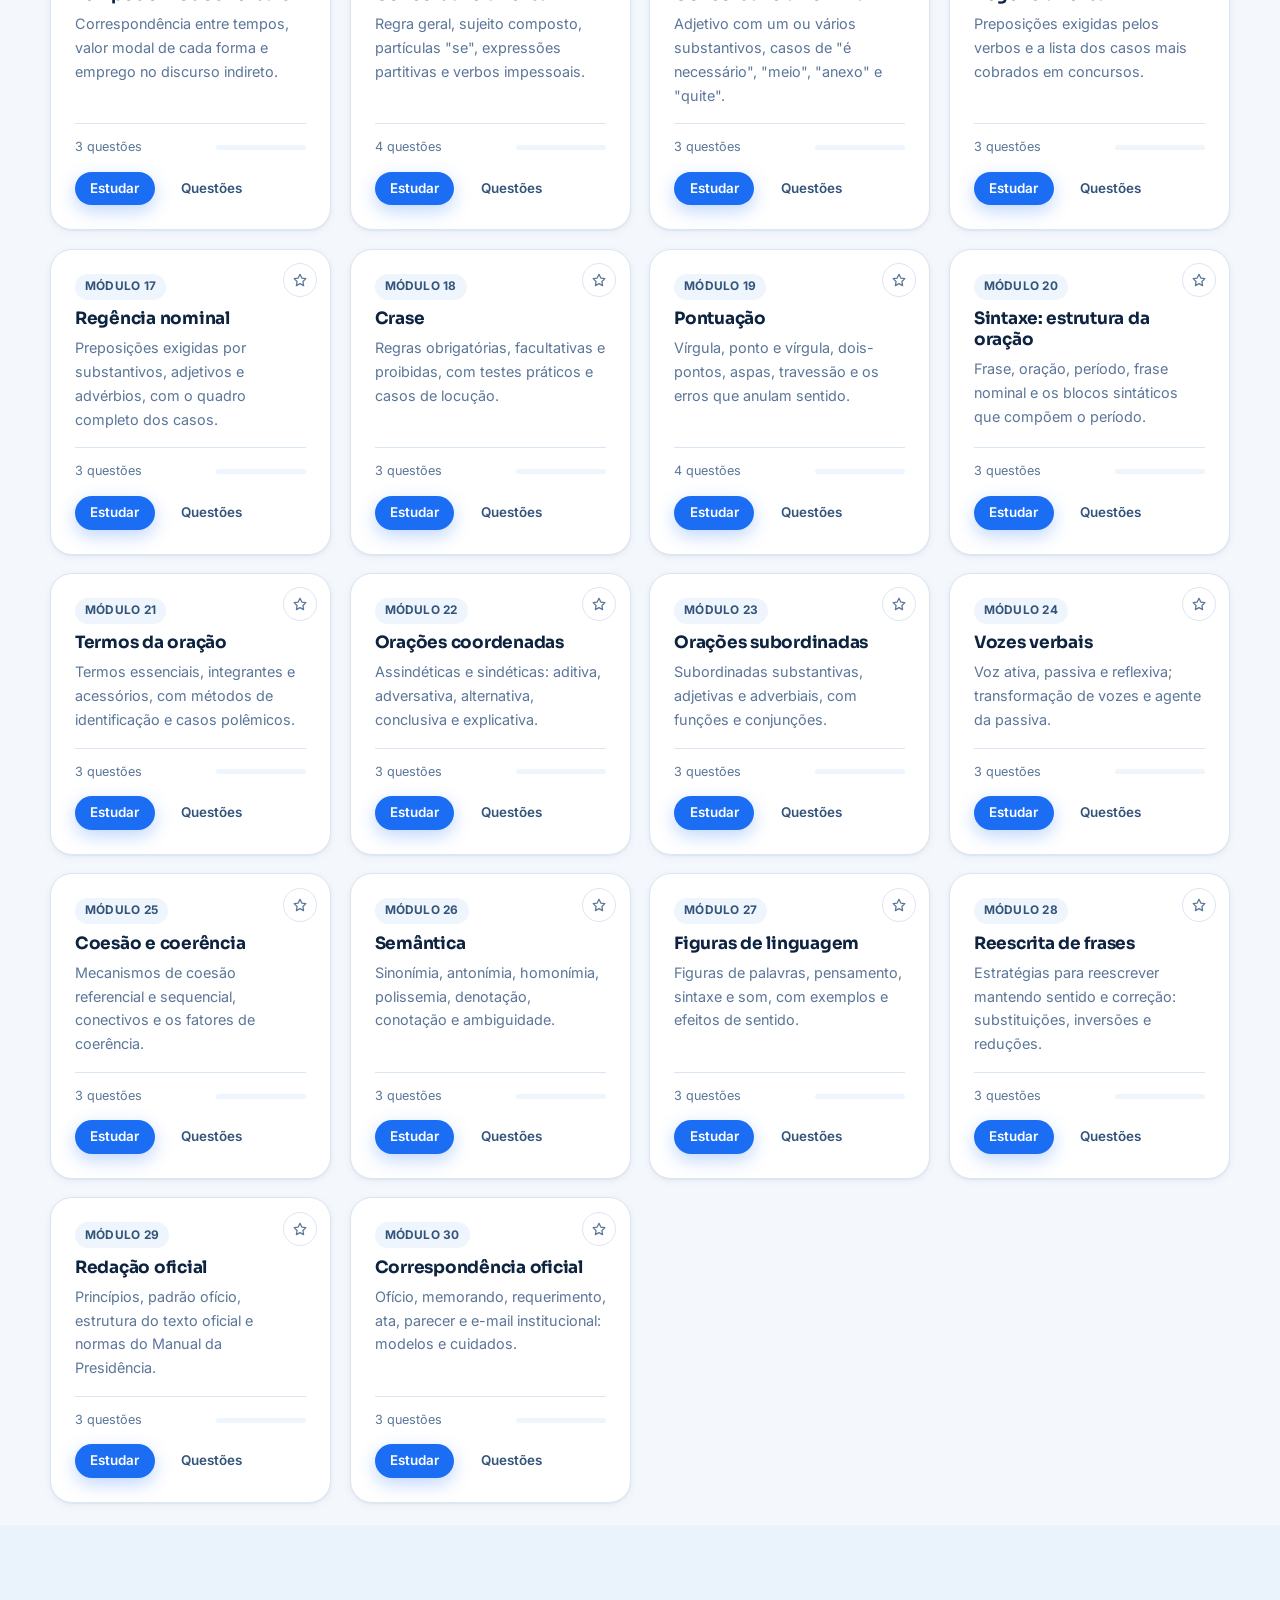
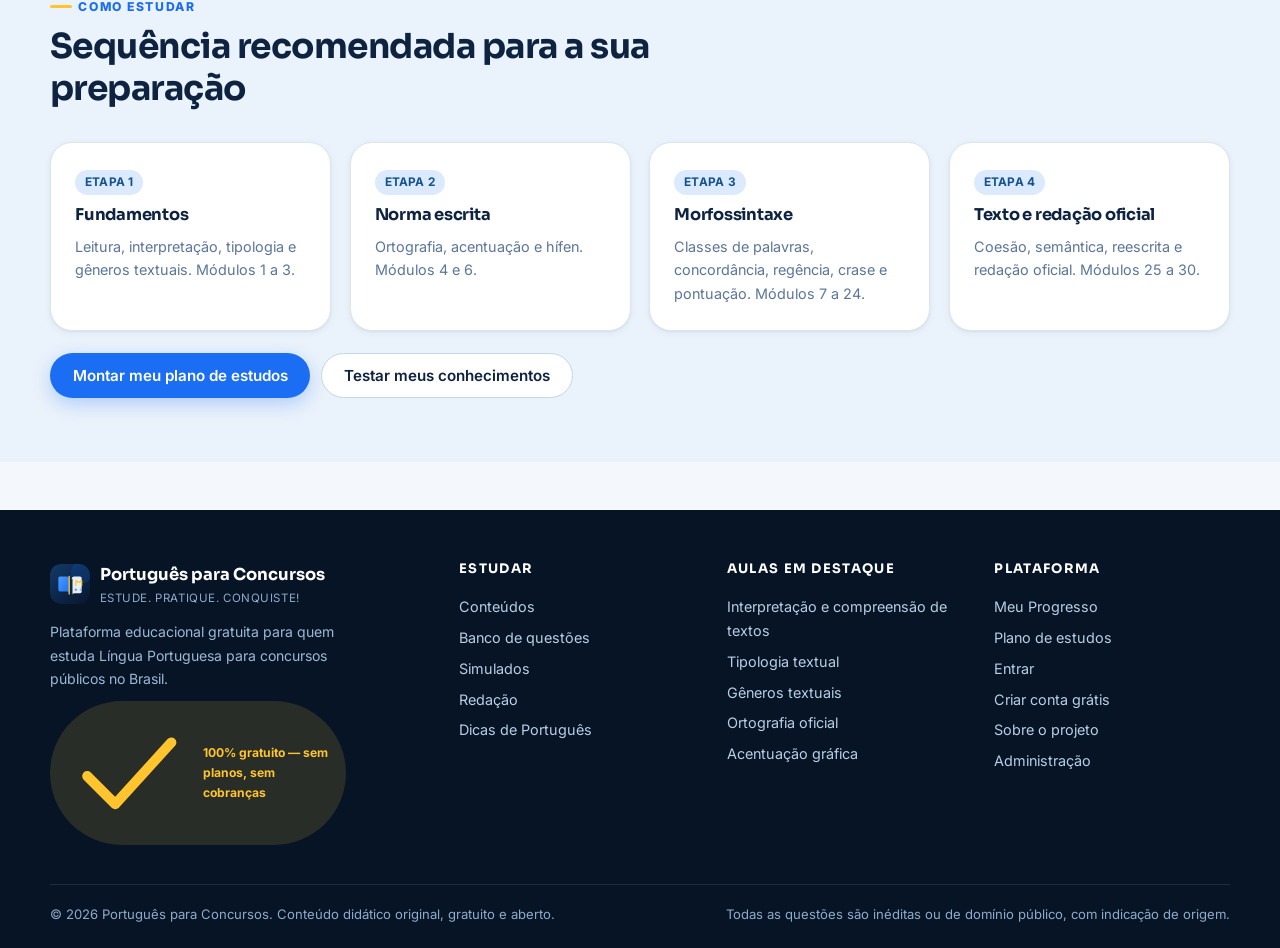
<file: conteudos.html>
<!DOCTYPE html>
<html lang="pt-BR" data-theme="light">
<head>
  <meta charset="UTF-8">
  <meta name="viewport" content="width=device-width, initial-scale=1">
  <title>Conteúdos — Português para Concursos</title>
  <meta name="description" content="Os 30 módulos de Língua Portuguesa para concursos: interpretação de textos, ortografia, acentuação, hífen, morfologia, sintaxe, concordância, regência, crase, pontuação, redação oficial e mais.">
  <meta name="theme-color" content="#0b2545">
  <link rel="icon" type="image/svg+xml" href="images/favicon.svg">
  <link rel="preconnect" href="https://fonts.googleapis.com">
  <link rel="preconnect" href="https://fonts.gstatic.com" crossorigin>
  <link href="https://fonts.googleapis.com/css2?family=Inter:wght@400;500;600;700&family=Sora:wght@600;700;800&display=swap" rel="stylesheet">
  <link rel="stylesheet" href="css/styles.css">
</head>
<body>
  <div id="siteHeader"></div>

  <main id="conteudo">
    <section class="section" style="padding-bottom:1.4rem">
      <div class="container">
        <nav aria-label="Trilha de navegação" style="font-size:.84rem;color:var(--muted);margin-bottom:.8rem">
          <a href="index.html">Início</a> <span aria-hidden="true">›</span> <span>Conteúdos</span>
        </nav>
        <div class="section-head" style="max-width:none">
          <span class="eyebrow">Conteúdo programático</span>
          <h1>Todos os conteúdos de Língua Portuguesa</h1>
          <p class="lead">Trinta módulos completos, organizados em seis áreas. Cada aula traz introdução, explicação detalhada, exemplos práticos, regras gramaticais, dicas para concursos, erros comuns, resumo, exercícios e gabarito comentado.</p>
        </div>

        <div class="filter-bar" style="margin-bottom:1.4rem">
          <div class="search-input-wrap">
            <svg viewBox="0 0 24 24" fill="none" stroke="currentColor" stroke-width="1.9" stroke-linecap="round" aria-hidden="true"><circle cx="11" cy="11" r="7"/><path d="m20 20-3.6-3.6"/></svg>
            <input class="input" type="search" id="filtroBusca" placeholder="Buscar assunto (ex.: crase, vírgula, verbo)…" aria-label="Buscar assunto">
          </div>
          <select class="select" id="filtroGrupo" aria-label="Filtrar por área"></select>
          <select class="select" id="filtroStatus" aria-label="Filtrar por status de estudo">
            <option value="">Todos os status</option>
            <option value="nao-iniciado">Não iniciados</option>
            <option value="em-andamento">Em andamento</option>
            <option value="concluida">Concluídos</option>
            <option value="favoritos">Favoritos</option>
          </select>
          <button class="btn btn-ghost btn-sm" type="button" id="limparFiltros">Limpar</button>
        </div>

        <div id="resumoFiltro" class="muted" style="font-size:.88rem;margin-bottom:1rem"></div>
        <div class="grid grid-3" id="modulosGrid"></div>
        <div id="vazio" hidden></div>
      </div>
    </section>

    <section class="section section-alt">
      <div class="container">
        <div class="section-head">
          <span class="eyebrow">Como estudar</span>
          <h2>Sequência recomendada para a sua preparação</h2>
        </div>
        <div class="grid grid-4">
          <div class="card"><span class="badge badge-blue">Etapa 1</span><h3 style="font-size:1.02rem;margin-top:.6rem">Fundamentos</h3><p style="font-size:.9rem;color:var(--muted);margin:0">Leitura, interpretação, tipologia e gêneros textuais. Módulos 1 a 3.</p></div>
          <div class="card"><span class="badge badge-blue">Etapa 2</span><h3 style="font-size:1.02rem;margin-top:.6rem">Norma escrita</h3><p style="font-size:.9rem;color:var(--muted);margin:0">Ortografia, acentuação e hífen. Módulos 4 e 6.</p></div>
          <div class="card"><span class="badge badge-blue">Etapa 3</span><h3 style="font-size:1.02rem;margin-top:.6rem">Morfossintaxe</h3><p style="font-size:.9rem;color:var(--muted);margin:0">Classes de palavras, concordância, regência, crase e pontuação. Módulos 7 a 24.</p></div>
          <div class="card"><span class="badge badge-blue">Etapa 4</span><h3 style="font-size:1.02rem;margin-top:.6rem">Texto e redação oficial</h3><p style="font-size:.9rem;color:var(--muted);margin:0">Coesão, semântica, reescrita e redação oficial. Módulos 25 a 30.</p></div>
        </div>
        <div class="btn-row" style="margin-top:1.4rem">
          <a class="btn btn-primary" href="progresso.html#plano">Montar meu plano de estudos</a>
          <a class="btn btn-outline" href="simulados.html">Testar meus conhecimentos</a>
        </div>
      </div>
    </section>
  </main>

  <div id="siteFooter"></div>

  <script src="js/core.js"></script>
  <script src="js/data/modules-1.js"></script>
  <script src="js/data/modules-2.js"></script>
  <script src="js/data/modules-3.js"></script>
  <script src="js/data/questions-1.js"></script>
  <script src="js/data/questions-2.js"></script>
  <script src="js/data/questions-3.js"></script>
  <script src="js/data/tips.js"></script>
  <script src="js/data/redacao.js"></script>
  <script src="js/layout.js"></script>
  <script src="js/pages/conteudos.js"></script>
</body>
</html>
</file>
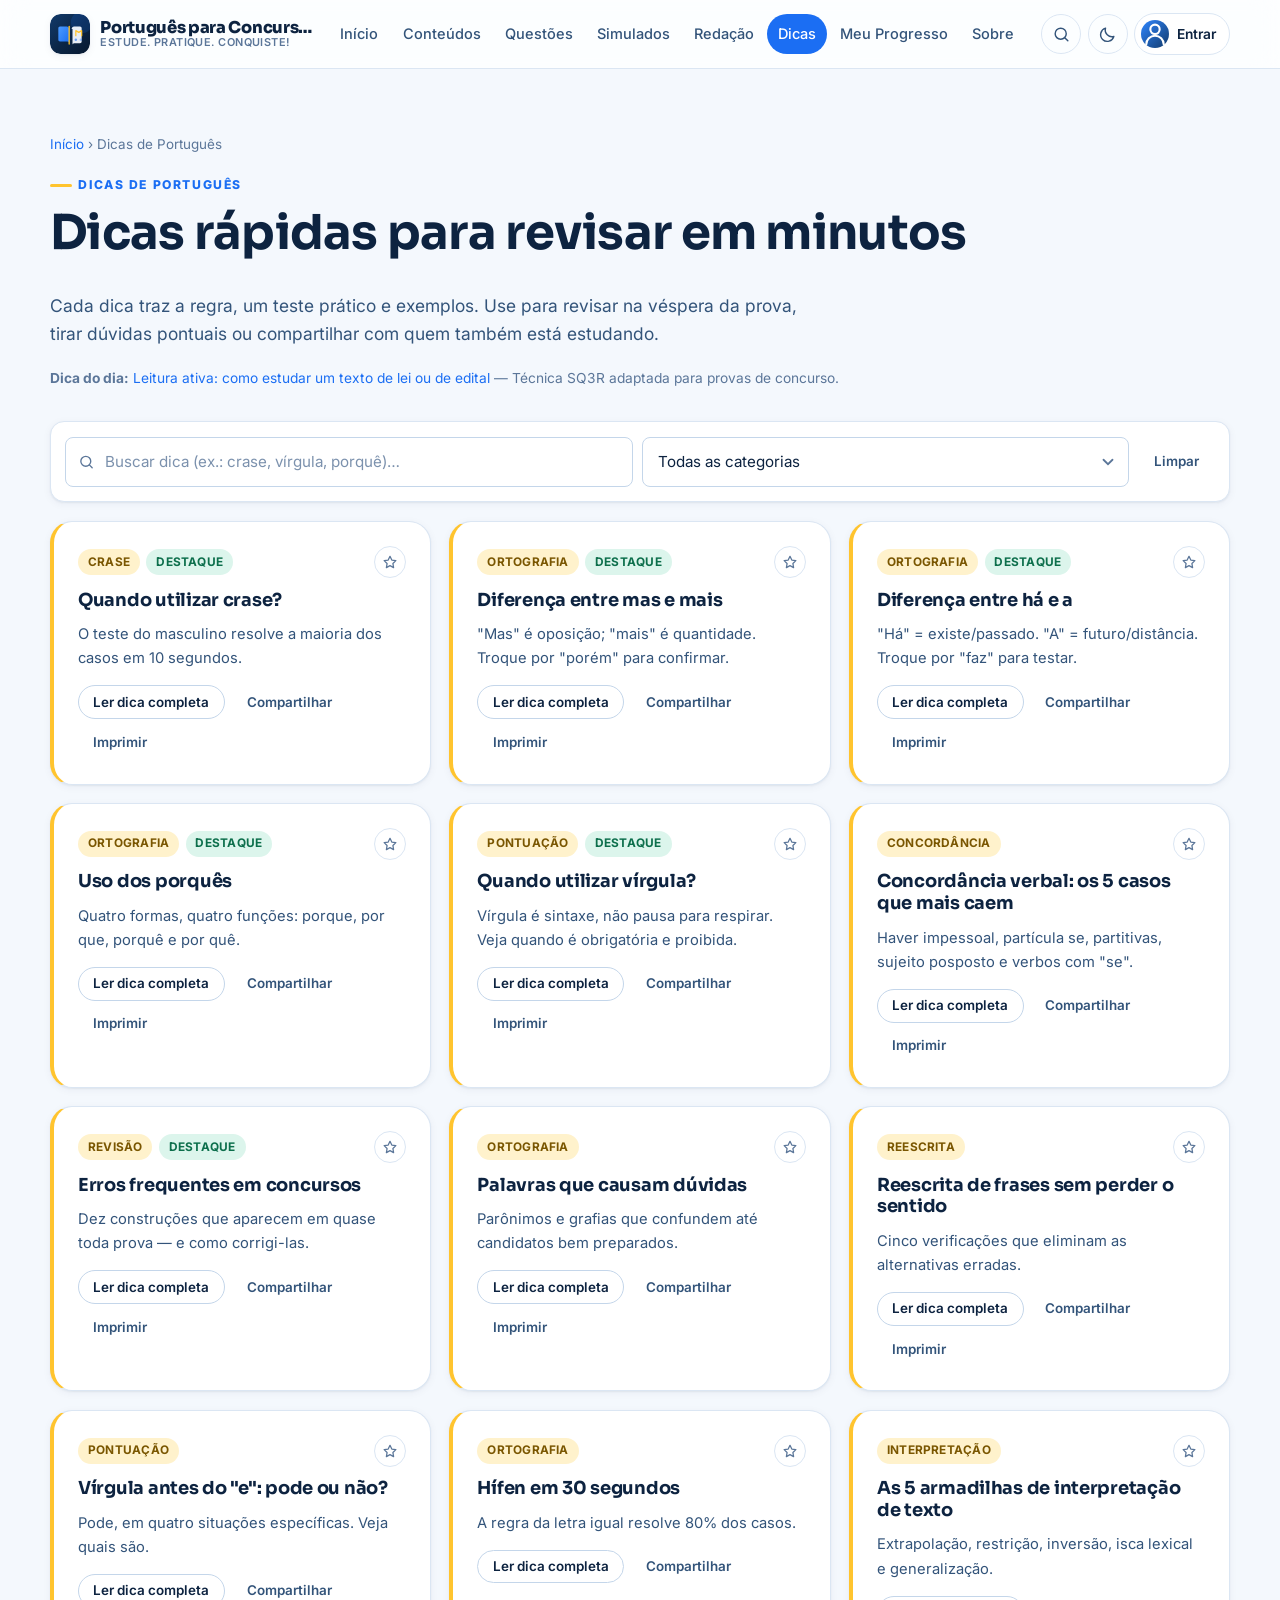
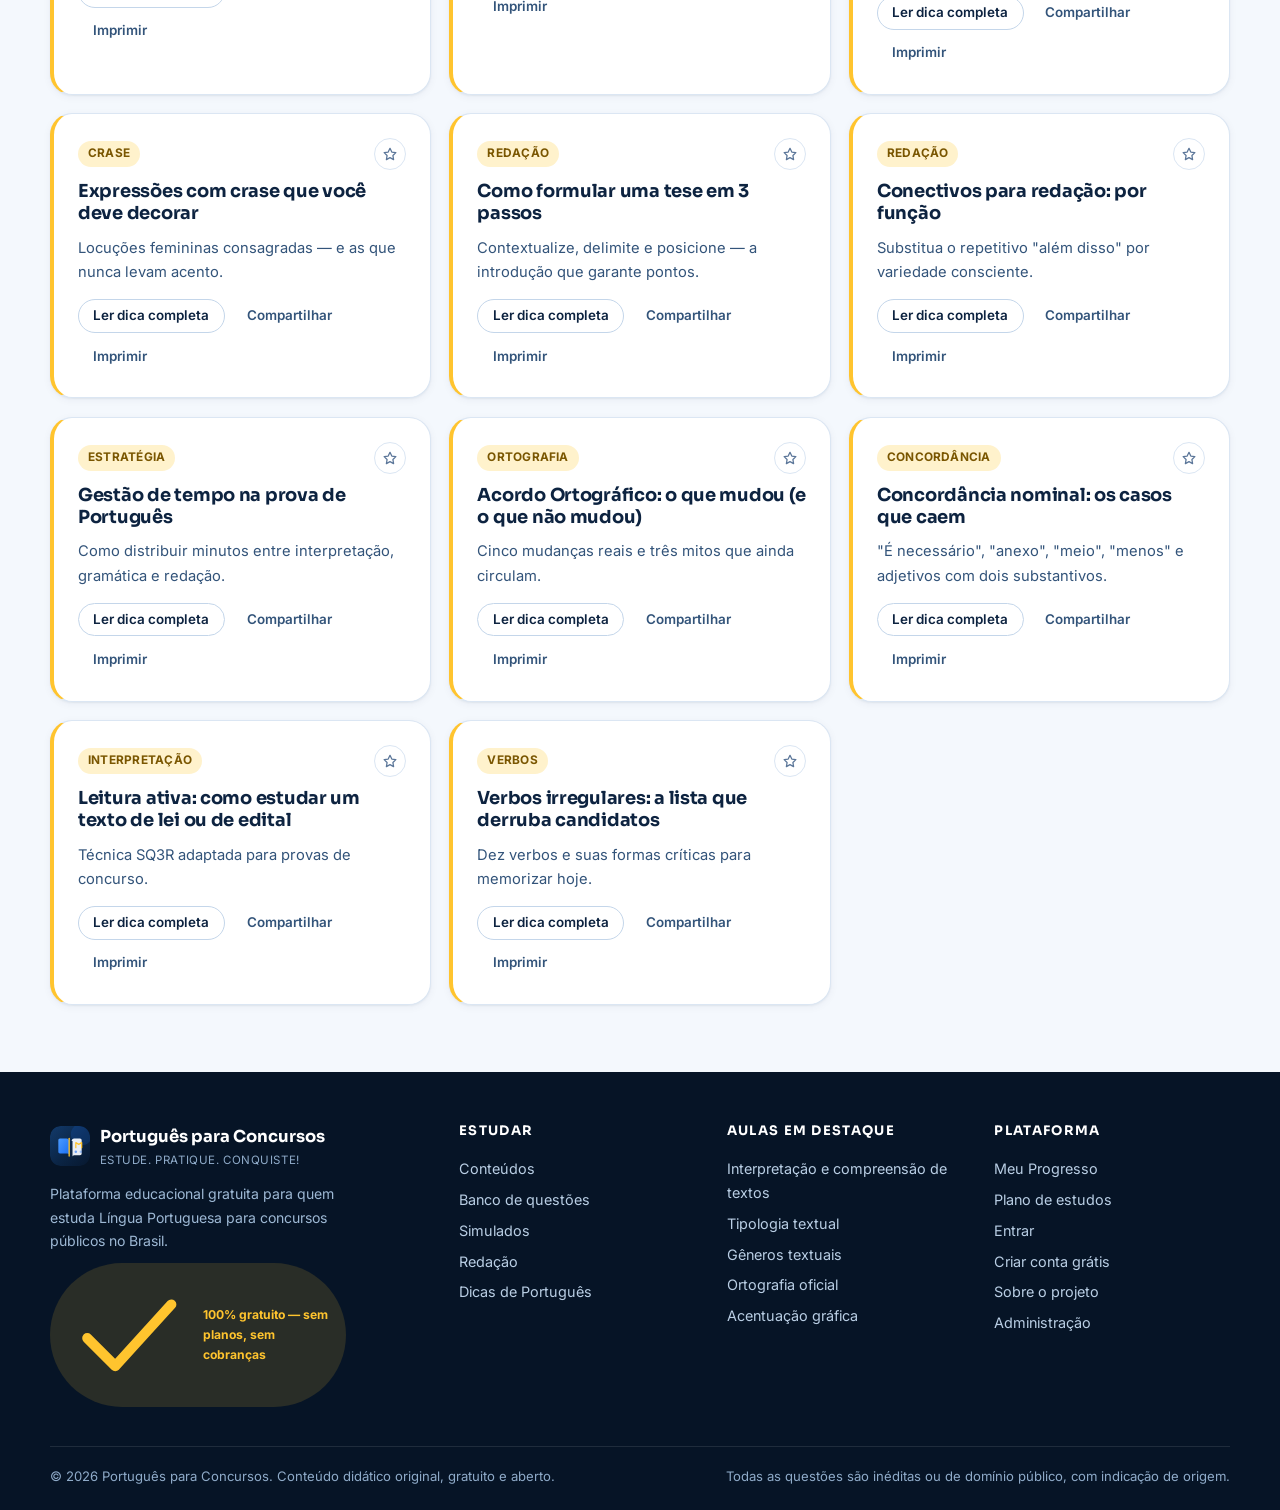
<file: dicas.html>
<!DOCTYPE html>
<html lang="pt-BR" data-theme="light">
<head>
  <meta charset="UTF-8">
  <meta name="viewport" content="width=device-width, initial-scale=1">
  <title>Dicas de Português — Português para Concursos</title>
  <meta name="description" content="Dicas rápidas de Português para concursos: crase, mas e mais, há e a, uso dos porquês, vírgula, concordância verbal, erros frequentes e palavras que causam dúvidas.">
  <meta name="theme-color" content="#0b2545">
  <link rel="icon" type="image/svg+xml" href="images/favicon.svg">
  <link rel="preconnect" href="https://fonts.googleapis.com">
  <link rel="preconnect" href="https://fonts.gstatic.com" crossorigin>
  <link href="https://fonts.googleapis.com/css2?family=Inter:wght@400;500;600;700&family=Sora:wght@600;700;800&display=swap" rel="stylesheet">
  <link rel="stylesheet" href="css/styles.css">
</head>
<body>
  <div id="siteHeader"></div>

  <main id="conteudo">
    <section class="section" style="padding-bottom:1.2rem">
      <div class="container">
        <nav aria-label="Trilha de navegação" style="font-size:.84rem;color:var(--muted);margin-bottom:.8rem">
          <a href="index.html">Início</a> <span aria-hidden="true">›</span> <span>Dicas de Português</span>
        </nav>
        <div class="section-head" style="max-width:none">
          <span class="eyebrow">Dicas de Português</span>
          <h1>Dicas rápidas para revisar em minutos</h1>
          <p class="lead">Cada dica traz a regra, um teste prático e exemplos. Use para revisar na véspera da prova, tirar dúvidas pontuais ou compartilhar com quem também está estudando.</p>
          <p id="dicaDoDia" style="font-size:.86rem;color:var(--muted)"></p>
        </div>

        <div class="filter-bar" style="margin-bottom:1.2rem">
          <div class="search-input-wrap">
            <svg viewBox="0 0 24 24" fill="none" stroke="currentColor" stroke-width="1.9" stroke-linecap="round" aria-hidden="true"><circle cx="11" cy="11" r="7"/><path d="m20 20-3.6-3.6"/></svg>
            <input class="input" type="search" id="buscaDica" placeholder="Buscar dica (ex.: crase, vírgula, porquê)…" aria-label="Buscar dica">
          </div>
          <select class="select" id="filtroDicaCat" aria-label="Filtrar por categoria"><option value="">Todas as categorias</option></select>
          <button class="btn btn-ghost btn-sm" type="button" id="limparDica">Limpar</button>
        </div>

        <div id="listaDicas" class="grid grid-2"></div>
      </div>
    </section>
  </main>

  <div id="siteFooter"></div>

  <script src="js/core.js"></script>
  <script src="js/data/modules-1.js"></script>
  <script src="js/data/modules-2.js"></script>
  <script src="js/data/modules-3.js"></script>
  <script src="js/data/questions-1.js"></script>
  <script src="js/data/questions-2.js"></script>
  <script src="js/data/questions-3.js"></script>
  <script src="js/data/tips.js"></script>
  <script src="js/data/redacao.js"></script>
  <script src="js/layout.js"></script>
  <script src="js/pages/dicas.js"></script>
</body>
</html>
</file>
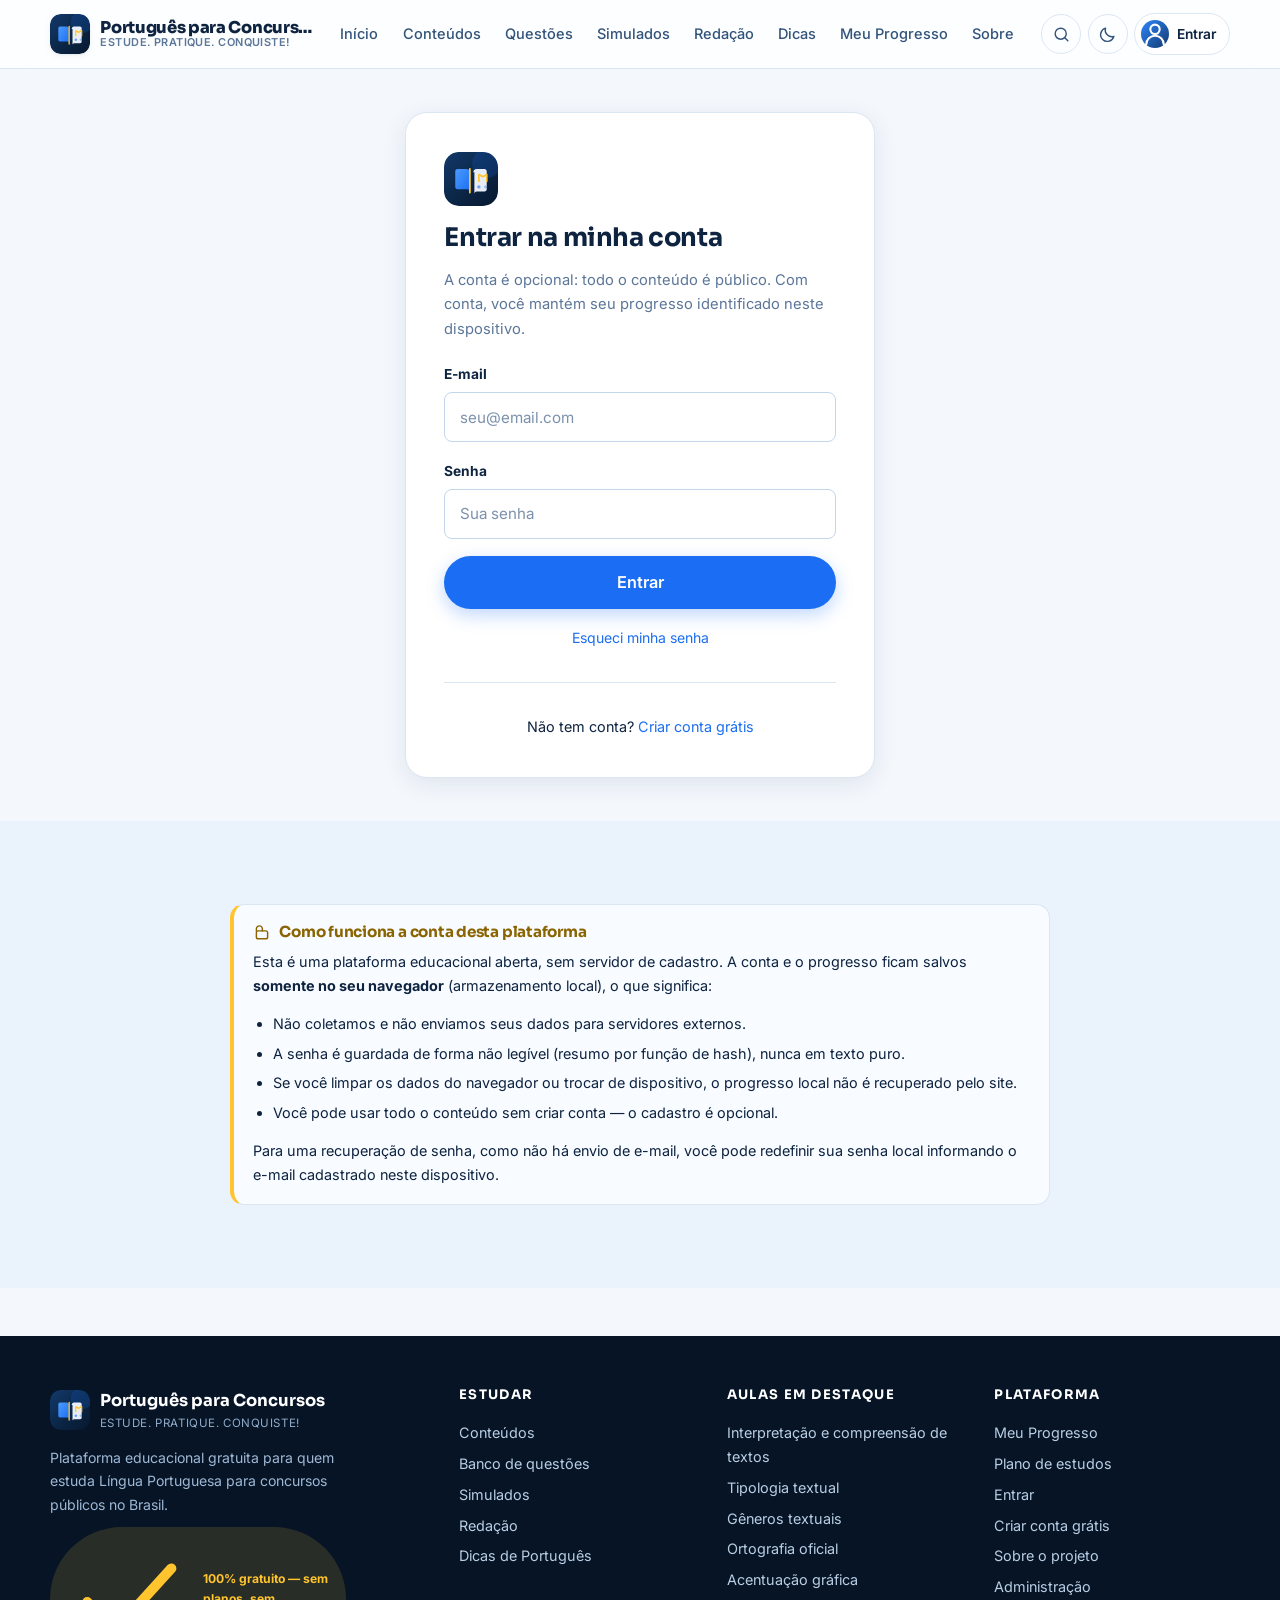
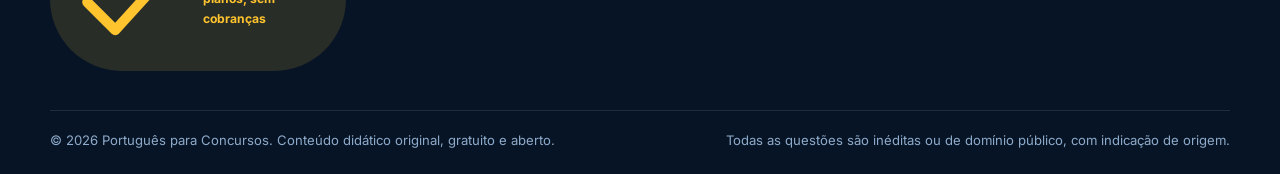
<file: login.html>
<!DOCTYPE html>
<html lang="pt-BR" data-theme="light">
<head>
  <meta charset="UTF-8">
  <meta name="viewport" content="width=device-width, initial-scale=1">
  <title>Entrar — Português para Concursos</title>
  <meta name="description" content="Entre na sua conta gratuita para salvar progresso, favoritos, redações e resultados de simulados neste dispositivo.">
  <meta name="robots" content="noindex">
  <meta name="theme-color" content="#0b2545">
  <link rel="icon" type="image/svg+xml" href="images/favicon.svg">
  <link rel="preconnect" href="https://fonts.googleapis.com">
  <link rel="preconnect" href="https://fonts.gstatic.com" crossorigin>
  <link href="https://fonts.googleapis.com/css2?family=Inter:wght@400;500;600;700&family=Sora:wght@600;700;800&display=swap" rel="stylesheet">
  <link rel="stylesheet" href="css/styles.css">
</head>
<body>
  <div id="siteHeader"></div>

  <main id="conteudo">
    <div class="container auth-wrap">
      <div class="auth-card">
        <img class="auth-logo" src="images/logo.svg" alt="Logo Português para Concursos" width="54" height="54">
        <h1>Entrar na minha conta</h1>
        <p class="muted" style="font-size:.92rem">A conta é opcional: todo o conteúdo é público. Com conta, você mantém seu progresso identificado neste dispositivo.</p>

        <form id="formLogin" novalidate style="margin-top:1.4rem">
          <div class="field">
            <label for="email">E-mail</label>
            <input class="input" type="email" id="email" name="email" autocomplete="username" placeholder="seu@email.com" required>
          </div>
          <div class="field">
            <label for="senha">Senha</label>
            <input class="input" type="password" id="senha" name="senha" autocomplete="current-password" placeholder="Sua senha" required>
          </div>
          <div id="erroLogin" hidden></div>
          <button class="btn btn-primary btn-block btn-lg" type="submit">Entrar</button>
        </form>

        <p style="font-size:.88rem;margin-top:1.1rem;text-align:center">
          <a href="#" id="linkEsqueci">Esqueci minha senha</a>
        </p>
        <hr>
        <p style="font-size:.9rem;text-align:center;margin:0">
          Não tem conta? <a href="cadastro.html">Criar conta grátis</a>
        </p>
      </div>
    </div>

    <section class="section section-alt" style="margin-top:0">
      <div class="container container-narrow">
        <div class="info-box box-tip">
          <h4><svg viewBox="0 0 24 24" fill="none" stroke="currentColor" stroke-width="1.9" stroke-linecap="round" stroke-linejoin="round" aria-hidden="true"><path d="M4.5 10.5V7.8a4 4 0 0 1 8 0v2.7"/><rect x="4.5" y="10.5" width="15" height="10.5" rx="2.5"/></svg> Como funciona a conta desta plataforma</h4>
          <p style="font-size:.9rem">Esta é uma plataforma educacional aberta, sem servidor de cadastro. A conta e o progresso ficam salvos <strong>somente no seu navegador</strong> (armazenamento local), o que significa:</p>
          <ul style="font-size:.9rem">
            <li>Não coletamos e não enviamos seus dados para servidores externos.</li>
            <li>A senha é guardada de forma não legível (resumo por função de hash), nunca em texto puro.</li>
            <li>Se você limpar os dados do navegador ou trocar de dispositivo, o progresso local não é recuperado pelo site.</li>
            <li>Você pode usar todo o conteúdo sem criar conta — o cadastro é opcional.</li>
          </ul>
          <p style="font-size:.9rem;margin-bottom:0">Para uma recuperação de senha, como não há envio de e-mail, você pode redefinir sua senha local informando o e-mail cadastrado neste dispositivo.</p>
        </div>
      </div>
    </section>
  </main>

  <div id="siteFooter"></div>

  <script src="js/core.js"></script>
  <script src="js/data/modules-1.js"></script>
  <script src="js/data/modules-2.js"></script>
  <script src="js/data/modules-3.js"></script>
  <script src="js/data/questions-1.js"></script>
  <script src="js/data/questions-2.js"></script>
  <script src="js/data/questions-3.js"></script>
  <script src="js/data/tips.js"></script>
  <script src="js/data/redacao.js"></script>
  <script src="js/layout.js"></script>
  <script src="js/pages/auth.js"></script>
</body>
</html>
</file>
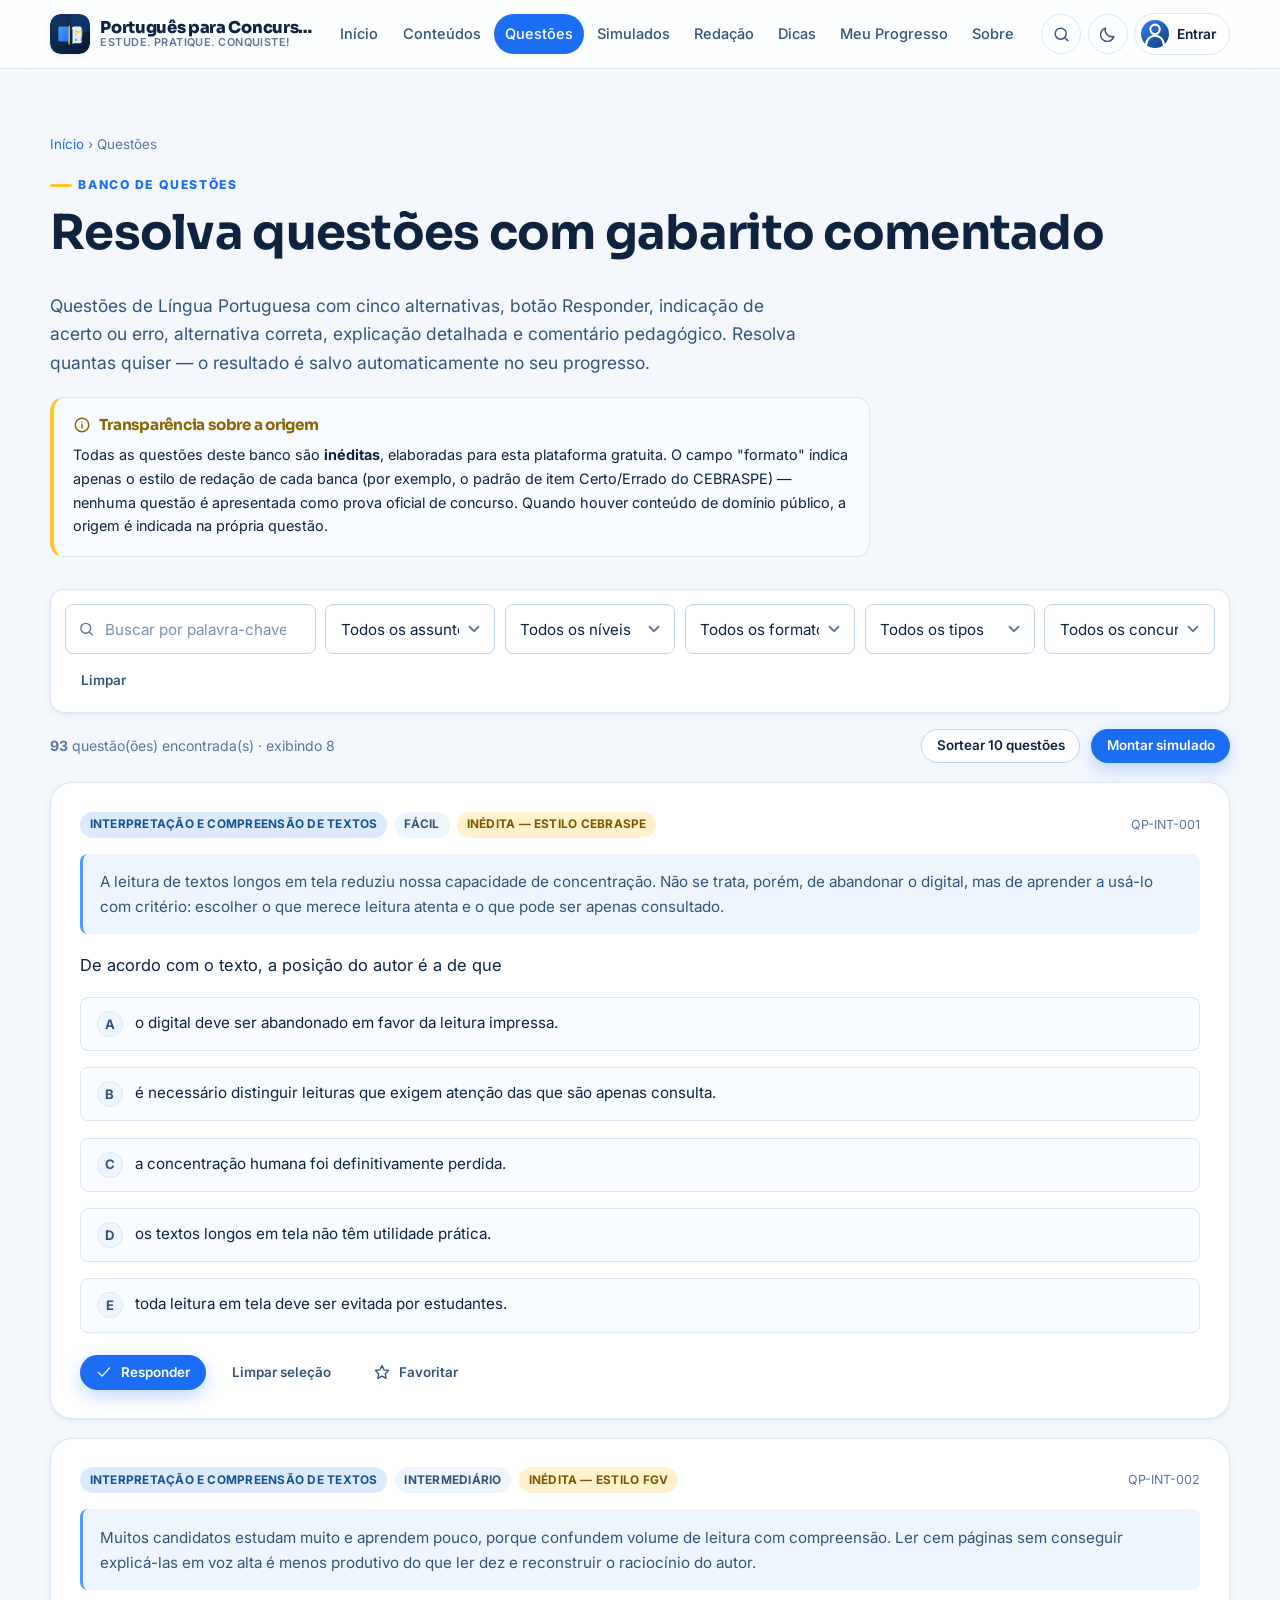
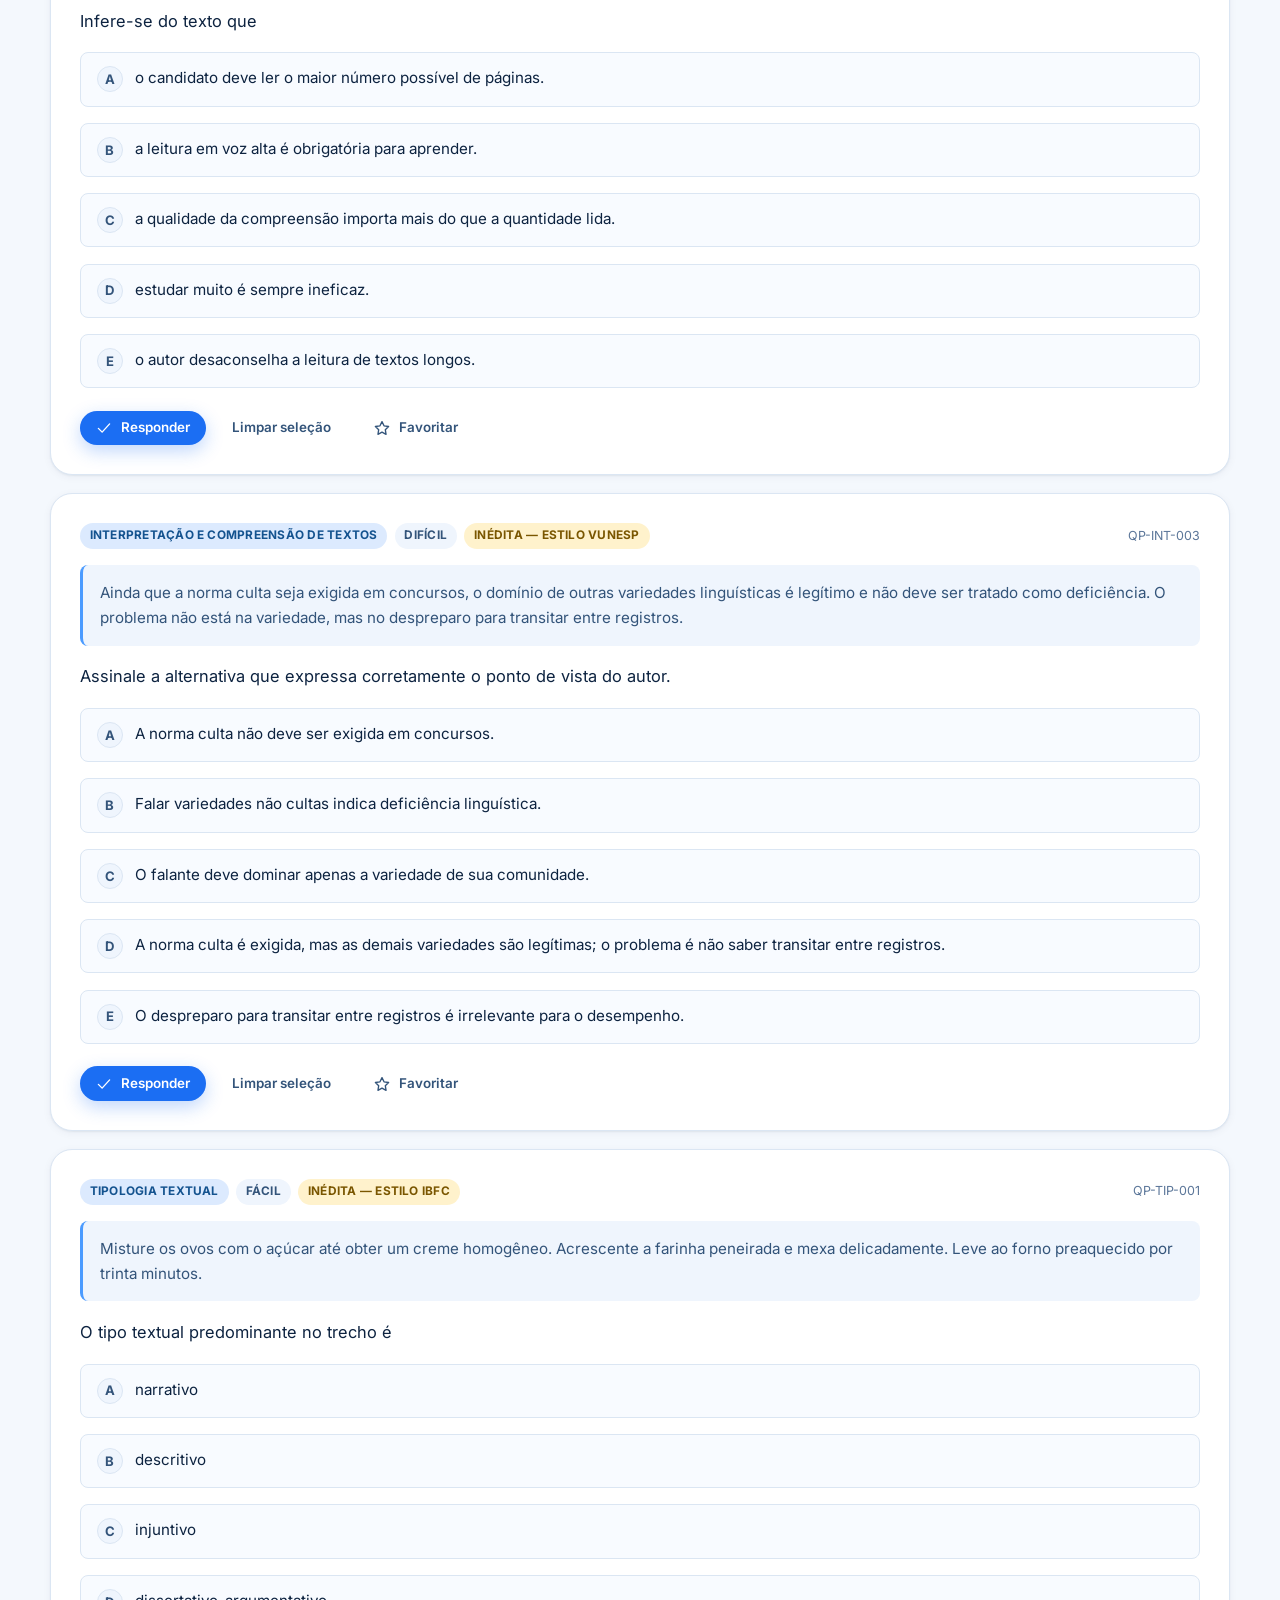
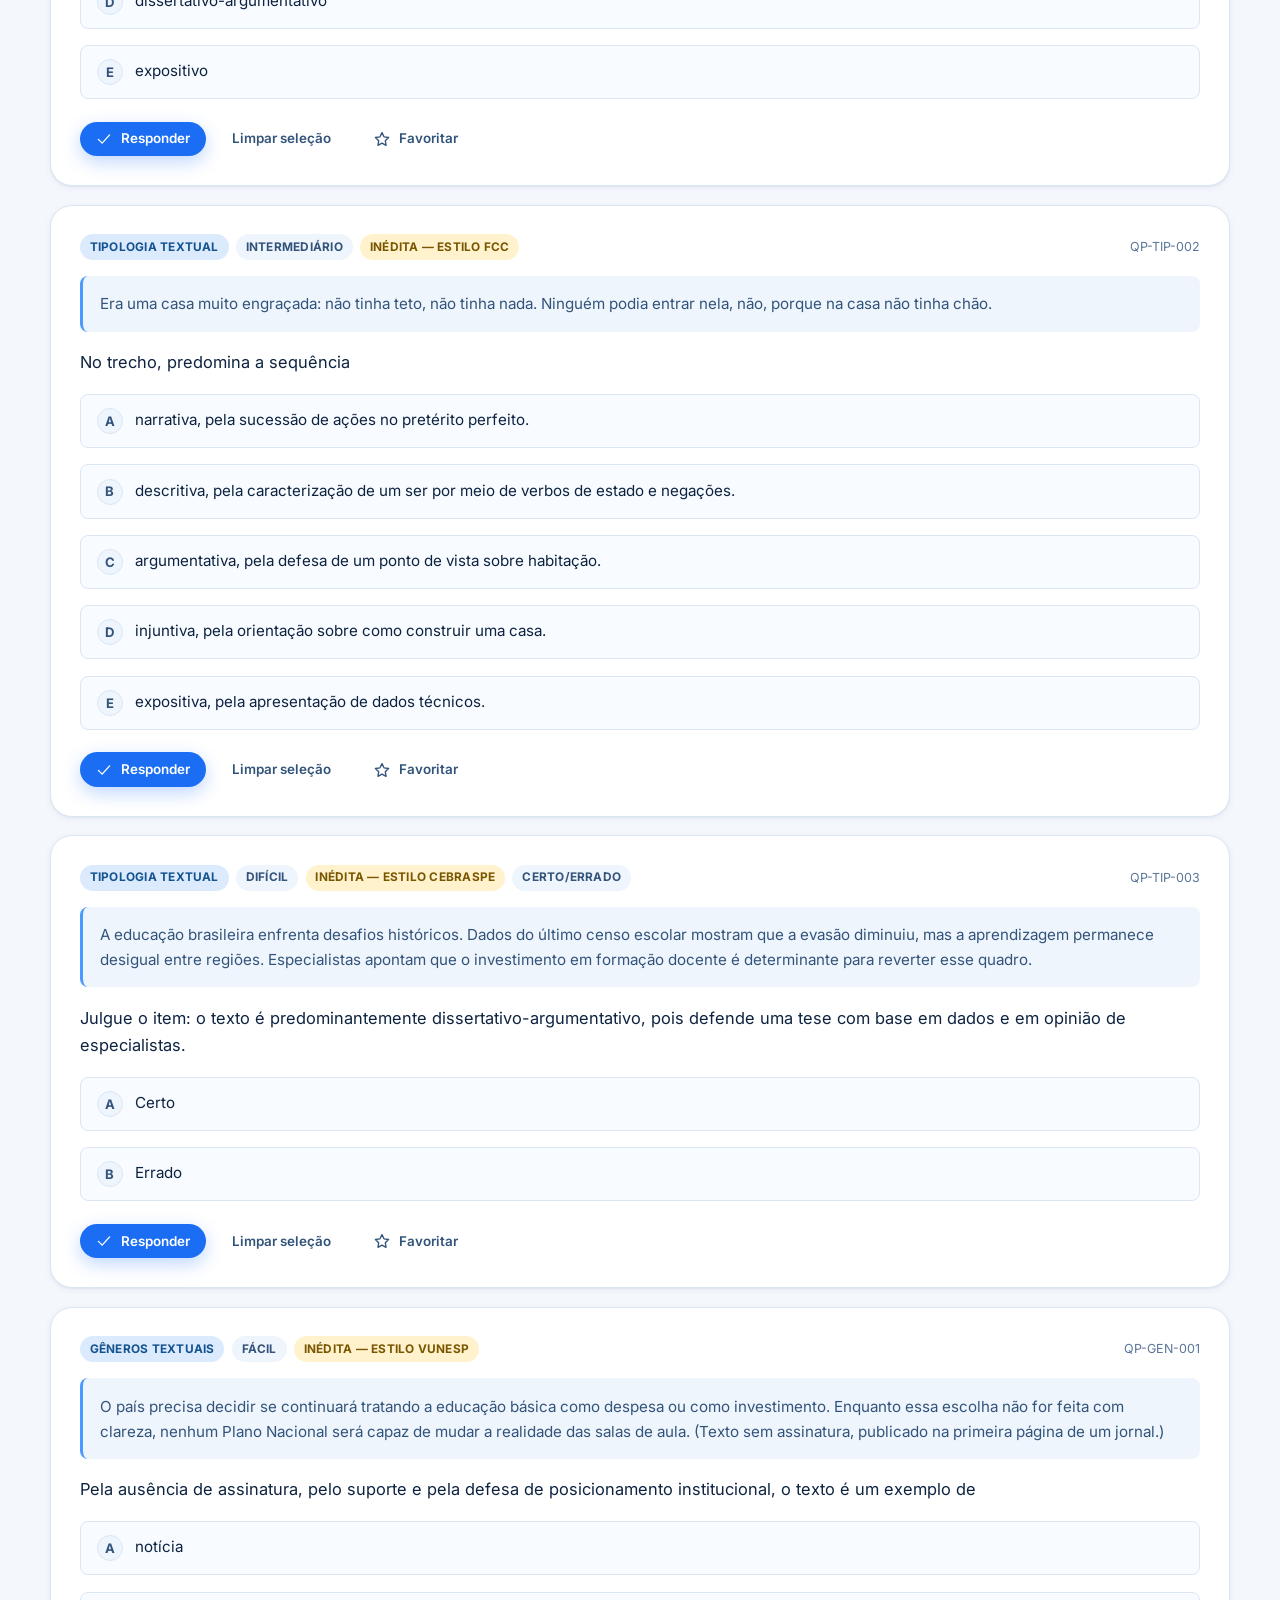
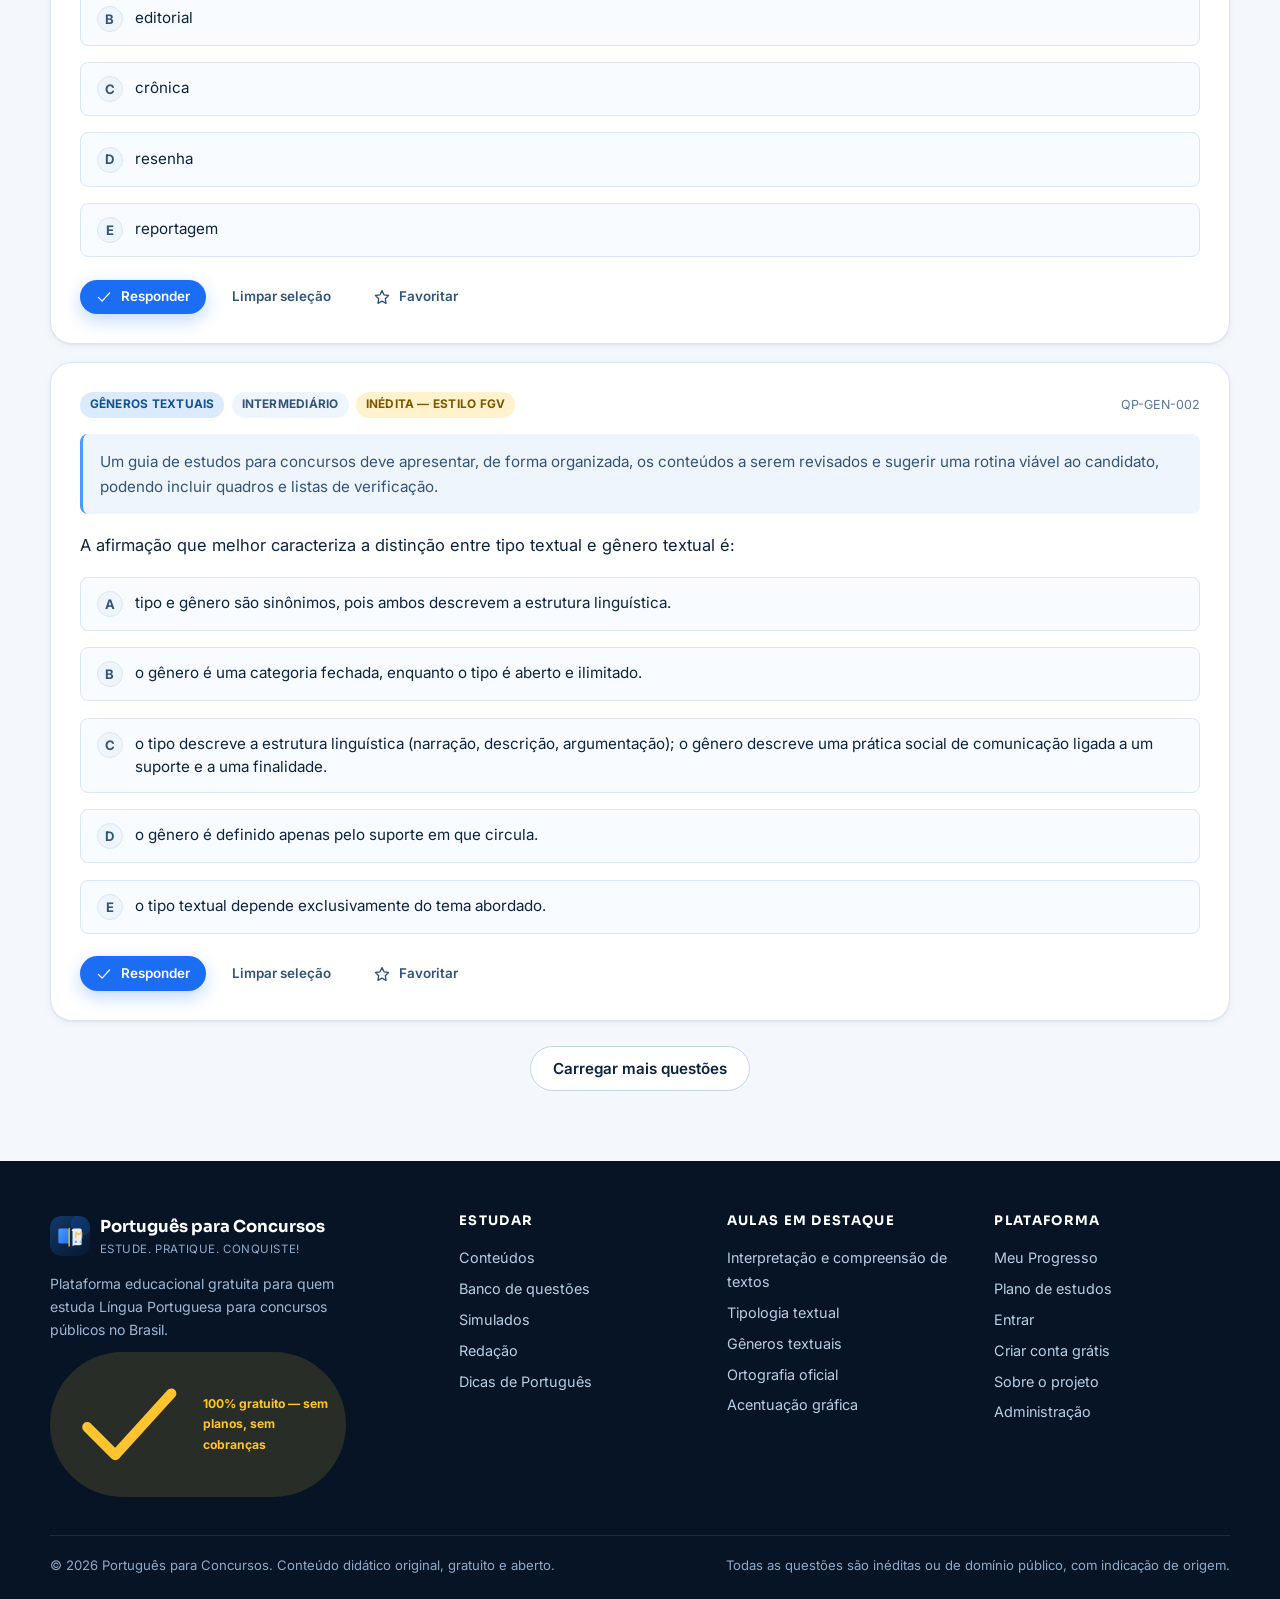
<file: questoes.html>
<!DOCTYPE html>
<html lang="pt-BR" data-theme="light">
<head>
  <meta charset="UTF-8">
  <meta name="viewport" content="width=device-width, initial-scale=1">
  <title>Banco de Questões — Português para Concursos</title>
  <meta name="description" content="Banco de questões de Língua Portuguesa para concursos: enunciado, alternativas de A a E, gabarito, explicação detalhada e comentário pedagógico. Filtre por assunto, nível, formato e tipo.">
  <meta name="theme-color" content="#0b2545">
  <link rel="icon" type="image/svg+xml" href="images/favicon.svg">
  <link rel="preconnect" href="https://fonts.googleapis.com">
  <link rel="preconnect" href="https://fonts.gstatic.com" crossorigin>
  <link href="https://fonts.googleapis.com/css2?family=Inter:wght@400;500;600;700&family=Sora:wght@600;700;800&display=swap" rel="stylesheet">
  <link rel="stylesheet" href="css/styles.css">
</head>
<body>
  <div id="siteHeader"></div>

  <main id="conteudo">
    <section class="section" style="padding-bottom:1.4rem">
      <div class="container">
        <nav aria-label="Trilha de navegação" style="font-size:.84rem;color:var(--muted);margin-bottom:.8rem">
          <a href="index.html">Início</a> <span aria-hidden="true">›</span> <span>Questões</span>
        </nav>
        <div class="section-head" style="max-width:none">
          <span class="eyebrow">Banco de questões</span>
          <h1>Resolva questões com gabarito comentado</h1>
          <p class="lead">Questões de Língua Portuguesa com cinco alternativas, botão Responder, indicação de acerto ou erro, alternativa correta, explicação detalhada e comentário pedagógico. Resolva quantas quiser — o resultado é salvo automaticamente no seu progresso.</p>
          <div class="info-box box-tip" style="max-width:820px">
            <h4><svg viewBox="0 0 24 24" fill="none" stroke="currentColor" stroke-width="1.9" stroke-linecap="round" stroke-linejoin="round" aria-hidden="true"><circle cx="12" cy="12" r="9"/><path d="M12 11v5M12 8h.01"/></svg> Transparência sobre a origem</h4>
            <p style="margin:0;font-size:.9rem">Todas as questões deste banco são <strong>inéditas</strong>, elaboradas para esta plataforma gratuita. O campo "formato" indica apenas o estilo de redação de cada banca (por exemplo, o padrão de item Certo/Errado do CEBRASPE) — nenhuma questão é apresentada como prova oficial de concurso. Quando houver conteúdo de domínio público, a origem é indicada na própria questão.</p>
          </div>
        </div>

        <div class="filter-bar" style="margin-bottom:1rem">
          <div class="search-input-wrap">
            <svg viewBox="0 0 24 24" fill="none" stroke="currentColor" stroke-width="1.9" stroke-linecap="round" aria-hidden="true"><circle cx="11" cy="11" r="7"/><path d="m20 20-3.6-3.6"/></svg>
            <input class="input" type="search" id="fBusca" placeholder="Buscar por palavra-chave ou código (QP-…)" aria-label="Buscar questão">
          </div>
          <select class="select" id="fAssunto" aria-label="Filtrar por assunto"><option value="">Todos os assuntos</option></select>
          <select class="select" id="fNivel" aria-label="Filtrar por nível de dificuldade">
            <option value="">Todos os níveis</option>
            <option value="facil">Fácil</option>
            <option value="intermediario">Intermediário</option>
            <option value="dificil">Difícil</option>
          </select>
          <select class="select" id="fFormato" aria-label="Filtrar por formato de banca"><option value="">Todos os formatos</option></select>
          <select class="select" id="fTipo" aria-label="Filtrar por tipo de questão">
            <option value="">Todos os tipos</option>
            <option value="multipla">Múltipla escolha (A–E)</option>
            <option value="certo_errado">Certo / Errado</option>
          </select>
          <select class="select" id="fConcurso" aria-label="Filtrar por concurso"><option value="">Todos os concursos</option></select>
          <button class="btn btn-ghost btn-sm" type="button" id="fLimpar">Limpar</button>
        </div>

        <div style="display:flex;flex-wrap:wrap;gap:.8rem;align-items:center;justify-content:space-between;margin-bottom:1.2rem">
          <p id="resumo" class="muted" style="font-size:.88rem;margin:0"></p>
          <div class="btn-row">
            <button class="btn btn-sm btn-outline" type="button" id="btnSortear">Sortear 10 questões</button>
            <a class="btn btn-sm btn-primary" href="simulados.html">Montar simulado</a>
          </div>
        </div>

        <div id="listaQuestoes" class="grid" style="gap:1.15rem"></div>
        <div id="vazio" hidden></div>
        <div class="btn-row" style="justify-content:center;margin-top:1.6rem">
          <button class="btn btn-outline" type="button" id="btnMais">Carregar mais questões</button>
        </div>
      </div>
    </section>
  </main>

  <div id="siteFooter"></div>

  <script src="js/core.js"></script>
  <script src="js/data/modules-1.js"></script>
  <script src="js/data/modules-2.js"></script>
  <script src="js/data/modules-3.js"></script>
  <script src="js/data/questions-1.js"></script>
  <script src="js/data/questions-2.js"></script>
  <script src="js/data/questions-3.js"></script>
  <script src="js/data/tips.js"></script>
  <script src="js/data/redacao.js"></script>
  <script src="js/layout.js"></script>
  <script src="js/pages/questoes.js"></script>
</body>
</html>
</file>
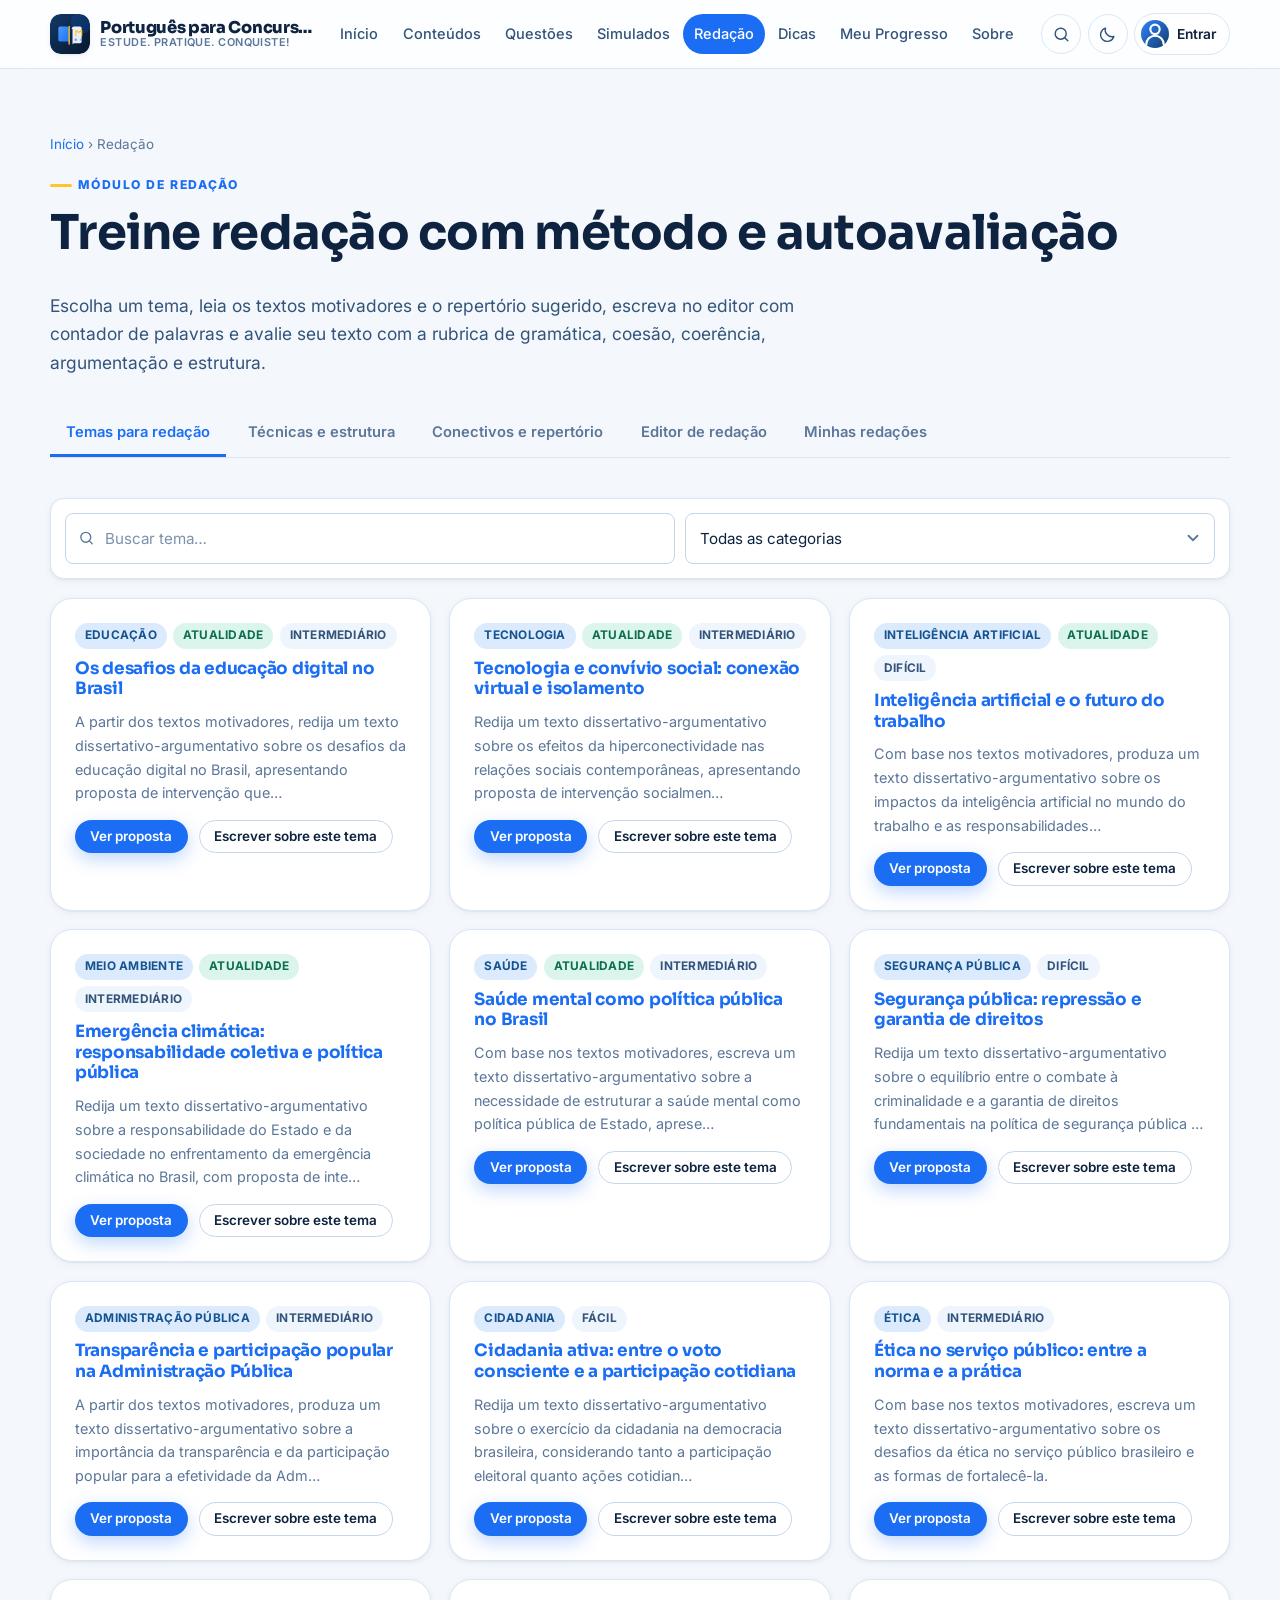
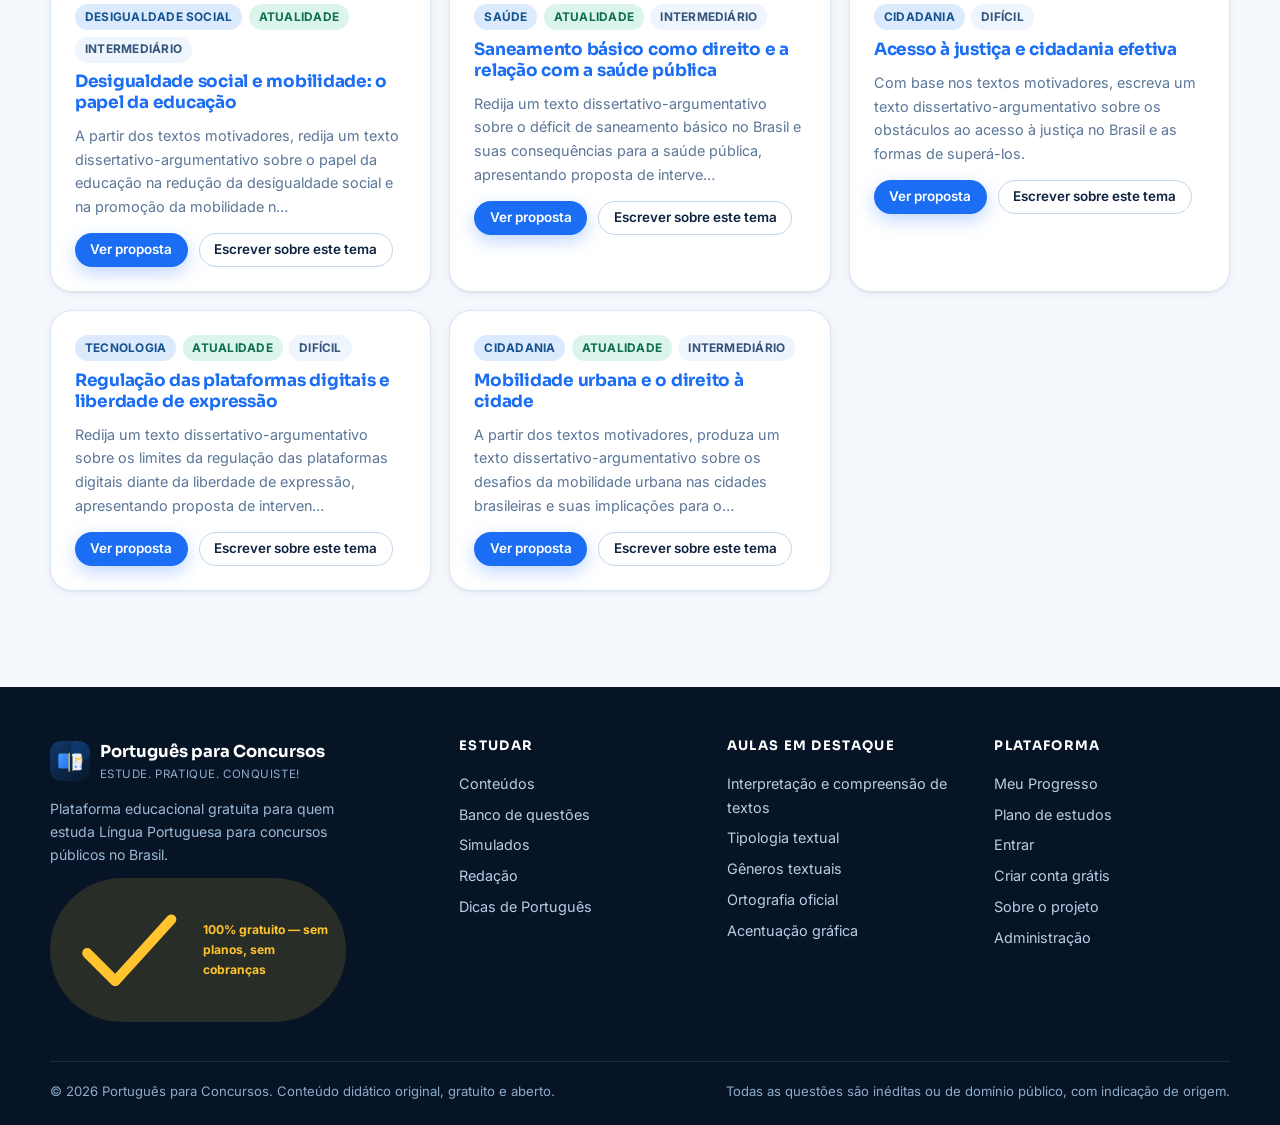
<file: redacao.html>
<!DOCTYPE html>
<html lang="pt-BR" data-theme="light">
<head>
  <meta charset="UTF-8">
  <meta name="viewport" content="width=device-width, initial-scale=1">
  <title>Redação — Português para Concursos</title>
  <meta name="description" content="Área de redação para concursos: temas atuais com textos motivadores, modelos de introdução, desenvolvimento e conclusão, técnicas argumentativas, conectivos, editor com contador de palavras e autoavaliação.">
  <meta name="theme-color" content="#0b2545">
  <link rel="icon" type="image/svg+xml" href="images/favicon.svg">
  <link rel="preconnect" href="https://fonts.googleapis.com">
  <link rel="preconnect" href="https://fonts.gstatic.com" crossorigin>
  <link href="https://fonts.googleapis.com/css2?family=Inter:wght@400;500;600;700&family=Sora:wght@600;700;800&display=swap" rel="stylesheet">
  <link rel="stylesheet" href="css/styles.css">
</head>
<body>
  <div id="siteHeader"></div>

  <main id="conteudo">
    <section class="section" style="padding-bottom:1rem">
      <div class="container">
        <nav aria-label="Trilha de navegação" style="font-size:.84rem;color:var(--muted);margin-bottom:.8rem">
          <a href="index.html">Início</a> <span aria-hidden="true">›</span> <span>Redação</span>
        </nav>
        <div class="section-head" style="max-width:none">
          <span class="eyebrow">Módulo de redação</span>
          <h1>Treine redação com método e autoavaliação</h1>
          <p class="lead">Escolha um tema, leia os textos motivadores e o repertório sugerido, escreva no editor com contador de palavras e avalie seu texto com a rubrica de gramática, coesão, coerência, argumentação e estrutura.</p>
        </div>

        <div class="tabs" role="tablist" aria-label="Seções de redação">
          <button class="tab active" role="tab" data-tab="temas" aria-selected="true">Temas para redação</button>
          <button class="tab" role="tab" data-tab="tecnica" aria-selected="false">Técnicas e estrutura</button>
          <button class="tab" role="tab" data-tab="repertorio" aria-selected="false">Conectivos e repertório</button>
          <button class="tab" role="tab" data-tab="editor" aria-selected="false">Editor de redação</button>
          <button class="tab" role="tab" data-tab="minhas" aria-selected="false">Minhas redações</button>
        </div>
      </div>
    </section>

    <div class="container" style="padding-bottom:3rem">
      <!-- TEMAS -->
      <section id="tab-temas" class="tab-panel">
        <div class="filter-bar" style="margin-bottom:1.2rem">
          <div class="search-input-wrap">
            <svg viewBox="0 0 24 24" fill="none" stroke="currentColor" stroke-width="1.9" stroke-linecap="round" aria-hidden="true"><circle cx="11" cy="11" r="7"/><path d="m20 20-3.6-3.6"/></svg>
            <input class="input" type="search" id="buscaTema" placeholder="Buscar tema…" aria-label="Buscar tema de redação">
          </div>
          <select class="select" id="filtroCategoria" aria-label="Filtrar por categoria"><option value="">Todas as categorias</option></select>
        </div>
        <div class="grid grid-2" id="temasGrid"></div>
      </section>

      <!-- TÉCNICAS -->
      <section id="tab-tecnica" class="tab-panel" hidden>
        <div class="grid grid-2">
          <article class="card">
            <h2 style="font-size:1.2rem">Estrutura do texto dissertativo-argumentativo</h2>
            <h3 style="font-size:1rem;margin-top:1rem">Introdução (1 parágrafo)</h3>
            <p style="font-size:.93rem;color:var(--text-soft)">Contextualização (repertório, dado, referência) → delimitação do tema → tese clara. Evite repetir o enunciado.</p>
            <div class="info-box box-example" style="margin:.8rem 0">
              <h4>Modelo de introdução</h4>
              <p style="font-size:.92rem;margin:0">"Segundo a Constituição Federal de 1988, a educação é direito de todos e dever do Estado. No entanto, [situação-problema específica]. Diante disso, é imprescindível que [ação/posicionamento] para que [finalidade]."</p>
            </div>
            <h3 style="font-size:1rem;margin-top:1.2rem">Desenvolvimento (2 parágrafos)</h3>
            <p style="font-size:.93rem;color:var(--text-soft)">Um argumento por parágrafo, com repertório, explicação e exemplo. Cada parágrafo começa com um tópico frasal.</p>
            <div class="info-box box-example" style="margin:.8rem 0">
              <h4>Modelo de parágrafo de desenvolvimento</h4>
              <p style="font-size:.92rem;margin:0">"Em primeiro lugar, [argumento]. Isso ocorre porque [explicação do mecanismo]. Como exemplo, [dado, lei, obra ou fato]. Dessa forma, [conclusão parcial que retoma a tese]."</p>
            </div>
            <h3 style="font-size:1rem;margin-top:1.2rem">Conclusão (1 parágrafo)</h3>
            <p style="font-size:.93rem;color:var(--text-soft)">Retomada da tese + proposta de intervenção com agente, ação, meio, finalidade e detalhamento.</p>
            <div class="info-box box-example" style="margin:.8rem 0">
              <h4>Modelo de conclusão</h4>
              <p style="font-size:.92rem;margin:0">"Portanto, [retomada]. Cabe ao [agente] [ação], por meio de [meio], a fim de [finalidade]. Assim, [resultado esperado]."</p>
            </div>
          </article>

          <div>
            <article class="card" style="margin-bottom:1.15rem">
              <h2 style="font-size:1.15rem">Cinco técnicas argumentativas</h2>
              <h3 style="font-size:.95rem;margin-top:.9rem">1. Argumento de autoridade</h3>
              <p style="font-size:.9rem;color:var(--text-soft);margin-bottom:.6rem">Citar lei, autor, instituição ou dado oficial. Não invente fontes — use apenas o que você conhece.</p>
              <h3 style="font-size:.95rem">2. Argumento por exemplificação</h3>
              <p style="font-size:.9rem;color:var(--text-soft);margin-bottom:.6rem">Trazer um caso concreto que comprova a tese.</p>
              <h3 style="font-size:.95rem">3. Argumento por causa e consequência</h3>
              <p style="font-size:.9rem;color:var(--text-soft);margin-bottom:.6rem">Mostrar a relação entre um fator e seu efeito social.</p>
              <h3 style="font-size:.95rem">4. Argumento por comparação</h3>
              <p style="font-size:.9rem;color:var(--text-soft);margin-bottom:.6rem">Contrastar situações, regiões ou períodos históricos.</p>
              <h3 style="font-size:.95rem">5. Refutação</h3>
              <p style="font-size:.9rem;color:var(--text-soft);margin-bottom:0">Antecipar e responder ao argumento contrário, fortalecendo a própria tese.</p>
            </article>

            <article class="card">
              <h2 style="font-size:1.15rem">Erros que custam pontos</h2>
              <ul style="font-size:.92rem;color:var(--text-soft);margin-bottom:0">
                <li>Fugir do tema ou do tipo textual pedido.</li>
                <li>Escrever menos de 20 ou mais de 30 linhas (varia por banca).</li>
                <li>Falta de proposta de intervenção quando exigida.</li>
                <li>Uso de 1ª pessoa e de opinião sem fundamentação.</li>
                <li>Citações sem conexão com o argumento.</li>
                <li>Períodos muito longos, com vírgulas mal colocadas.</li>
                <li>Repetir ideias com palavras diferentes (circularidade).</li>
                <li>Desrespeitar os direitos humanos na proposta.</li>
              </ul>
            </article>
          </div>
        </div>
      </section>

      <!-- CONECTIVOS / REPERTÓRIO -->
      <section id="tab-repertorio" class="tab-panel" hidden>
        <div class="grid grid-2">
          <article class="card">
            <h2 style="font-size:1.2rem">Conectivos por função</h2>
            <div id="tabelaConectivos"></div>
            <div class="info-box box-warn" style="margin-top:1rem">
              <h4>Não empilhe conectivos</h4>
              <p style="margin:0;font-size:.9rem">Um conectivo por parágrafo bem colocado vale mais do que três na mesma frase.</p>
            </div>
          </article>
          <div>
            <article class="card" style="margin-bottom:1.15rem">
              <h2 style="font-size:1.15rem">Repertório legitimado por área</h2>
              <p class="muted" style="font-size:.85rem">Use apenas repertório que você domina: é melhor citar bem uma referência do que listar cinco de forma vaga.</p>
              <div class="grid" style="gap:.7rem;margin-top:.8rem">
                <div><strong style="font-size:.92rem">Constituição e legislação</strong><p class="muted" style="font-size:.86rem;margin:.2rem 0 0">CF/1988 (arts. 5º, 6º, 37, 205, 225, 196); LDB; ECA; Lei de Acesso à Informação; LGPD; Lei de Cotas; marco do saneamento.</p></div>
                <div><strong style="font-size:.92rem">Sociologia e filosofia</strong><p class="muted" style="font-size:.86rem;margin:.2rem 0 0">Bauman (modernidade líquida); Byung-Chul Han (sociedade do cansaço); Hannah Arendt (banalidade do mal, esfera pública); Paulo Freire (educação crítica); Milton Santos (cidadania e território).</p></div>
                <div><strong style="font-size:.92rem">Dados e organismos</strong><p class="muted" style="font-size:.86rem;margin:.2rem 0 0">IBGE, IPEA, INEP, OMS, ONU/ODS, OIT. Cite sempre de forma aproximada e honesta se não souber o número exato.</p></div>
                <div><strong style="font-size:.92rem">Literatura e artes</strong><p class="muted" style="font-size:.86rem;margin:.2rem 0 0">Machado de Assis, Graciliano Ramos, Carolina Maria de Jesus, Conceição Evaristo; obras que dialoguem com desigualdade, memória e cidade.</p></div>
              </div>
            </article>
            <article class="card">
              <h2 style="font-size:1.15rem">Exemplo de conclusão com proposta completa</h2>
              <p style="font-size:.92rem;color:var(--text-soft)">"Portanto, é necessário que o poder público, em parceria com escolas e famílias, amplie a educação midiática desde o ensino fundamental, por meio de projetos interdisciplinares e formação continuada de professores, a fim de que os estudantes desenvolvam leitura crítica das informações que recebem. Dessa forma, a cidadania digital deixará de ser exceção e passará a ser prática cotidiana."</p>
              <ul style="font-size:.86rem;color:var(--muted);margin-bottom:0">
                <li><strong>Agente:</strong> poder público, escolas e famílias</li>
                <li><strong>Ação:</strong> ampliar a educação midiática</li>
                <li><strong>Meio:</strong> projetos interdisciplinares e formação docente</li>
                <li><strong>Finalidade:</strong> desenvolver leitura crítica</li>
                <li><strong>Detalhamento:</strong> desde o ensino fundamental</li>
              </ul>
            </article>
          </div>
        </div>
      </section>

      <!-- EDITOR -->
      <section id="tab-editor" class="tab-panel" hidden>
        <div class="grid" style="grid-template-columns:minmax(0,1.45fr) minmax(0,1fr);gap:1.2rem" id="editorGrid">
          <div class="card">
            <div class="field" style="margin-bottom:1rem">
              <label for="selTemaEditor">Tema da redação</label>
              <select class="select" id="selTemaEditor"></select>
            </div>
            <div class="field" style="margin-bottom:.6rem">
              <label for="tituloRedacao">Título (opcional)</label>
              <input class="input" type="text" id="tituloRedacao" placeholder="Dê um título ao seu texto" maxlength="140">
            </div>
            <div class="editor-toolbar" role="toolbar" aria-label="Formatação do texto">
              <button type="button" data-cmd="bold"><strong>B</strong></button>
              <button type="button" data-cmd="italic"><em>I</em></button>
              <button type="button" data-cmd="insertUnorderedList">• Lista</button>
              <span style="margin-left:auto;font-size:.8rem;color:var(--muted)" id="contadorInline">0 palavras · 0 caracteres</span>
            </div>
            <textarea class="textarea essay-area" id="textoRedacao" placeholder="Escreva sua redação aqui. Estrutura sugerida: introdução com tese, dois parágrafos de desenvolvimento e conclusão com proposta de intervenção." style="border-radius:0 0 8px 8px;border-top:0"></textarea>
            <div style="display:flex;flex-wrap:wrap;gap:.6rem;align-items:center;margin-top:.8rem;justify-content:space-between">
              <div class="muted" style="font-size:.82rem">
                <span id="contLinhas">0 linhas estimadas</span> ·
                <span id="contParagrafos">0 parágrafos</span>
              </div>
              <div class="btn-row">
                <button class="btn btn-sm btn-outline" type="button" id="btnLimparTexto">Limpar</button>
                <button class="btn btn-sm btn-primary" type="button" id="btnSalvarRedacao">Salvar redação</button>
              </div>
            </div>
            <p class="muted" style="font-size:.78rem;margin:.9rem 0 0">Suas redações são salvas neste navegador, associadas ao seu progresso (conta ou visitante). Nada é enviado para servidores externos.</p>
          </div>

          <div>
            <div class="card" style="margin-bottom:1.15rem">
              <h2 style="font-size:1.05rem">Proposta do tema</h2>
              <div id="propostaTema" style="font-size:.9rem;color:var(--text-soft)"></div>
            </div>
            <div class="card">
              <h2 style="font-size:1.05rem">Autoavaliação</h2>
              <p class="muted" style="font-size:.84rem">Atribua uma nota de 0 a 4 em cada critério. A ferramenta soma os pontos e indica onde melhorar.</p>
              <div id="rubrica"></div>
              <button class="btn btn-primary btn-block" type="button" id="btnAvaliar" style="margin-top:1rem">Calcular autoavaliação</button>
              <div id="resultadoAvaliacao"></div>
            </div>
          </div>
        </div>
      </section>

      <!-- MINHAS REDAÇÕES -->
      <section id="tab-minhas" class="tab-panel" hidden>
        <div id="minhasRedacoes"></div>
      </section>
    </div>
  </main>

  <div id="siteFooter"></div>

  <script src="js/core.js"></script>
  <script src="js/data/modules-1.js"></script>
  <script src="js/data/modules-2.js"></script>
  <script src="js/data/modules-3.js"></script>
  <script src="js/data/questions-1.js"></script>
  <script src="js/data/questions-2.js"></script>
  <script src="js/data/questions-3.js"></script>
  <script src="js/data/tips.js"></script>
  <script src="js/data/redacao.js"></script>
  <script src="js/layout.js"></script>
  <script src="js/pages/redacao.js"></script>
</body>
</html>
</file>
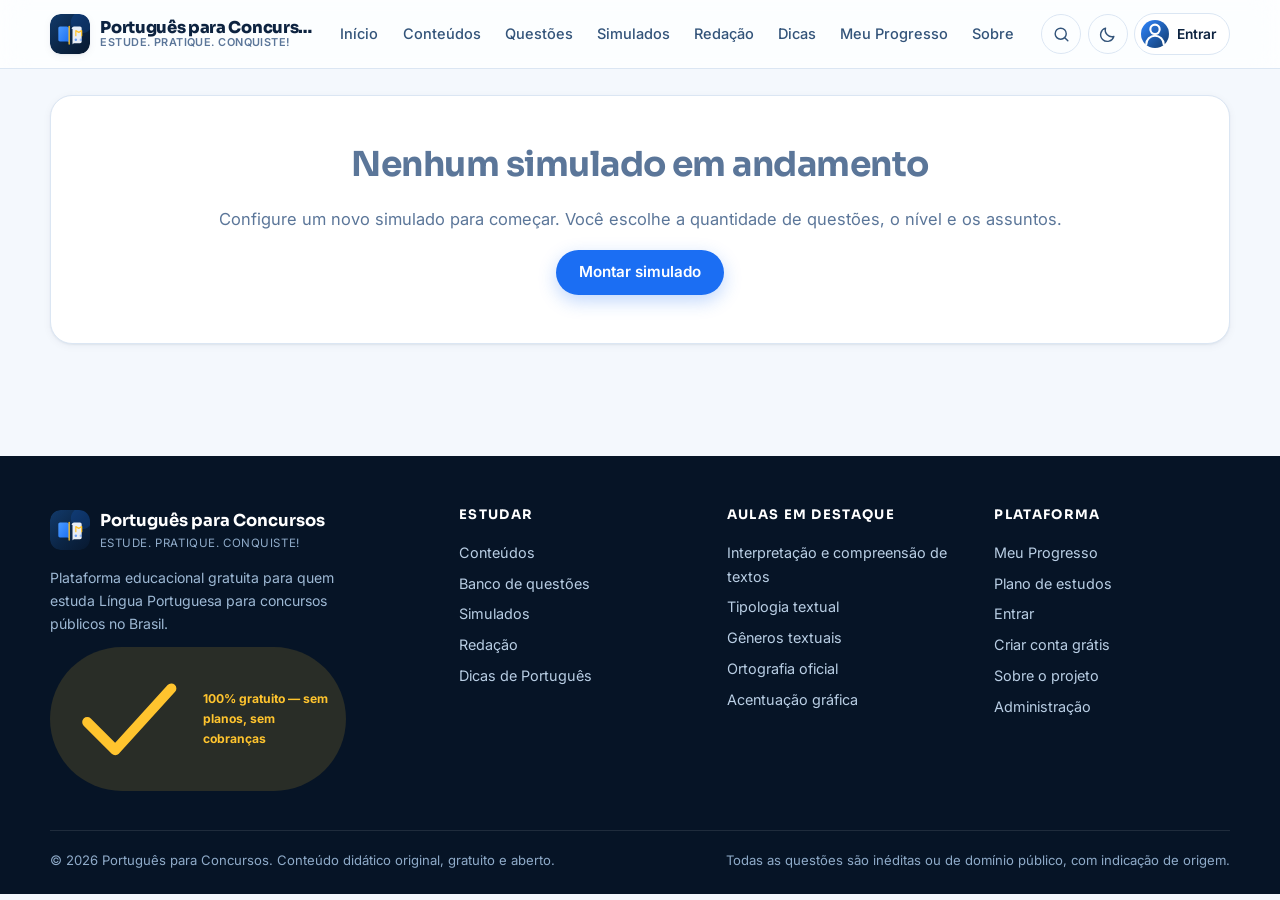
<file: simulado.html>
<!DOCTYPE html>
<html lang="pt-BR" data-theme="light">
<head>
  <meta charset="UTF-8">
  <meta name="viewport" content="width=device-width, initial-scale=1">
  <title>Simulado em andamento — Português para Concursos</title>
  <meta name="description" content="Simulado de Língua Portuguesa em andamento: uma questão por tela, cronômetro, barra de progresso, marcação para revisão e navegação entre questões.">
  <meta name="robots" content="noindex">
  <meta name="theme-color" content="#0b2545">
  <link rel="icon" type="image/svg+xml" href="images/favicon.svg">
  <link rel="preconnect" href="https://fonts.googleapis.com">
  <link rel="preconnect" href="https://fonts.gstatic.com" crossorigin>
  <link href="https://fonts.googleapis.com/css2?family=Inter:wght@400;500;600;700&family=Sora:wght@600;700;800&display=swap" rel="stylesheet">
  <link rel="stylesheet" href="css/styles.css">
</head>
<body>
  <div id="siteHeader"></div>

  <main id="conteudo">
    <section class="section" style="padding-top:1.6rem">
      <div class="container">
        <div id="semSimulado" hidden>
          <div class="empty-state card">
            <h2>Nenhum simulado em andamento</h2>
            <p>Configure um novo simulado para começar. Você escolhe a quantidade de questões, o nível e os assuntos.</p>
            <a class="btn btn-primary" href="simulados.html">Montar simulado</a>
          </div>
        </div>

        <div id="simuladoAtivo" hidden>
          <div class="exam-shell">
            <div>
              <div style="display:flex;flex-wrap:wrap;gap:.6rem;align-items:center;justify-content:space-between;margin-bottom:1rem">
                <div>
                  <h1 style="font-size:1.35rem;margin:0">Simulado em andamento</h1>
                  <p class="muted" style="font-size:.85rem;margin:.2rem 0 0" id="examInfo"></p>
                </div>
                <button class="btn btn-sm btn-danger" type="button" id="btnFinalizarTopo">Finalizar simulado</button>
              </div>

              <div class="card" id="examCard" style="margin-bottom:1rem"></div>

              <div style="display:flex;flex-wrap:wrap;gap:.6rem;justify-content:space-between">
                <div class="btn-row">
                  <button class="btn btn-outline" type="button" id="btnAnterior">← Anterior</button>
                  <button class="btn btn-outline" type="button" id="btnFlag">Marcar para revisão</button>
                </div>
                <div class="btn-row">
                  <button class="btn btn-primary" type="button" id="btnProxima">Próxima →</button>
                  <button class="btn btn-success" type="button" id="btnFinalizar">Finalizar</button>
                </div>
              </div>
            </div>

            <aside class="exam-side">
              <div class="card" style="margin-bottom:1rem">
                <div class="timer" id="timer">
                  <svg viewBox="0 0 24 24" fill="none" stroke="currentColor" stroke-width="1.9" stroke-linecap="round" stroke-linejoin="round" aria-hidden="true"><circle cx="12" cy="12" r="9"/><path d="M12 7.5V12l3 2"/></svg>
                  <span id="timerText">00:00</span>
                </div>
                <p class="muted" style="font-size:.76rem;margin:.4rem 0 0">Tempo decorrido</p>
                <div class="progress-bar" style="margin-top:1rem"><i id="progressFill" style="width:0%"></i></div>
                <div class="progress-meta">
                  <span id="progressText">0 de 0 respondidas</span>
                  <span id="progressPct">0%</span>
                </div>
              </div>
              <div class="card">
                <h3 style="font-size:.9rem">Mapa de questões</h3>
                <div class="qmap" id="qmap"></div>
                <div class="legend">
                  <span><i style="background:var(--blue-600)"></i> Respondida</span>
                  <span><i style="background:var(--surface-3);border:1px solid var(--border)"></i> Pendente</span>
                  <span><i style="background:var(--yellow-500)"></i> Revisão</span>
                </div>
                <button class="btn btn-danger btn-block btn-sm" type="button" id="btnFinalizarLado" style="margin-top:1rem">Finalizar simulado</button>
                <button class="btn btn-ghost btn-block btn-sm" type="button" id="btnAbortar" style="margin-top:.4rem">Abandonar simulado</button>
              </div>
            </aside>
          </div>
        </div>
      </div>
    </section>
  </main>

  <div id="siteFooter"></div>

  <script src="js/core.js"></script>
  <script src="js/data/modules-1.js"></script>
  <script src="js/data/modules-2.js"></script>
  <script src="js/data/modules-3.js"></script>
  <script src="js/data/questions-1.js"></script>
  <script src="js/data/questions-2.js"></script>
  <script src="js/data/questions-3.js"></script>
  <script src="js/data/tips.js"></script>
  <script src="js/data/redacao.js"></script>
  <script src="js/layout.js"></script>
  <script src="js/pages/simulado-run.js"></script>
</body>
</html>
</file>
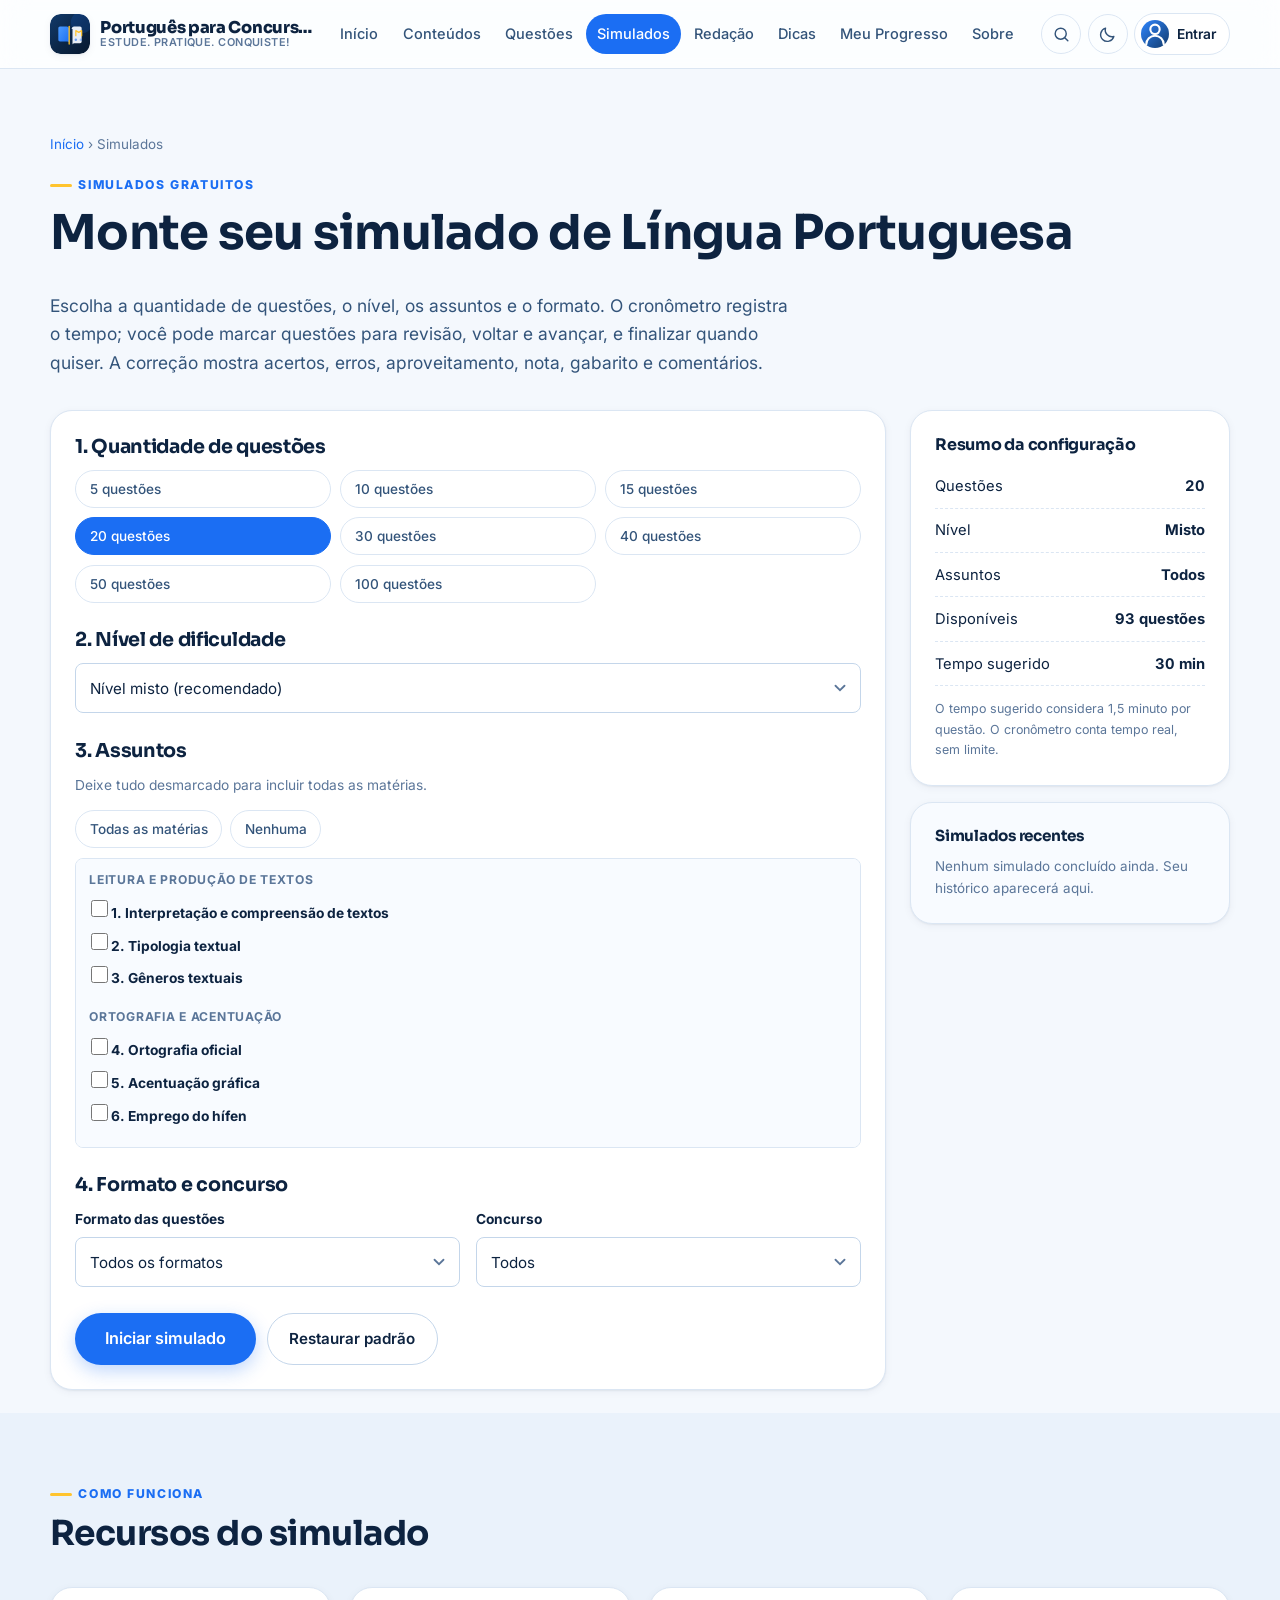
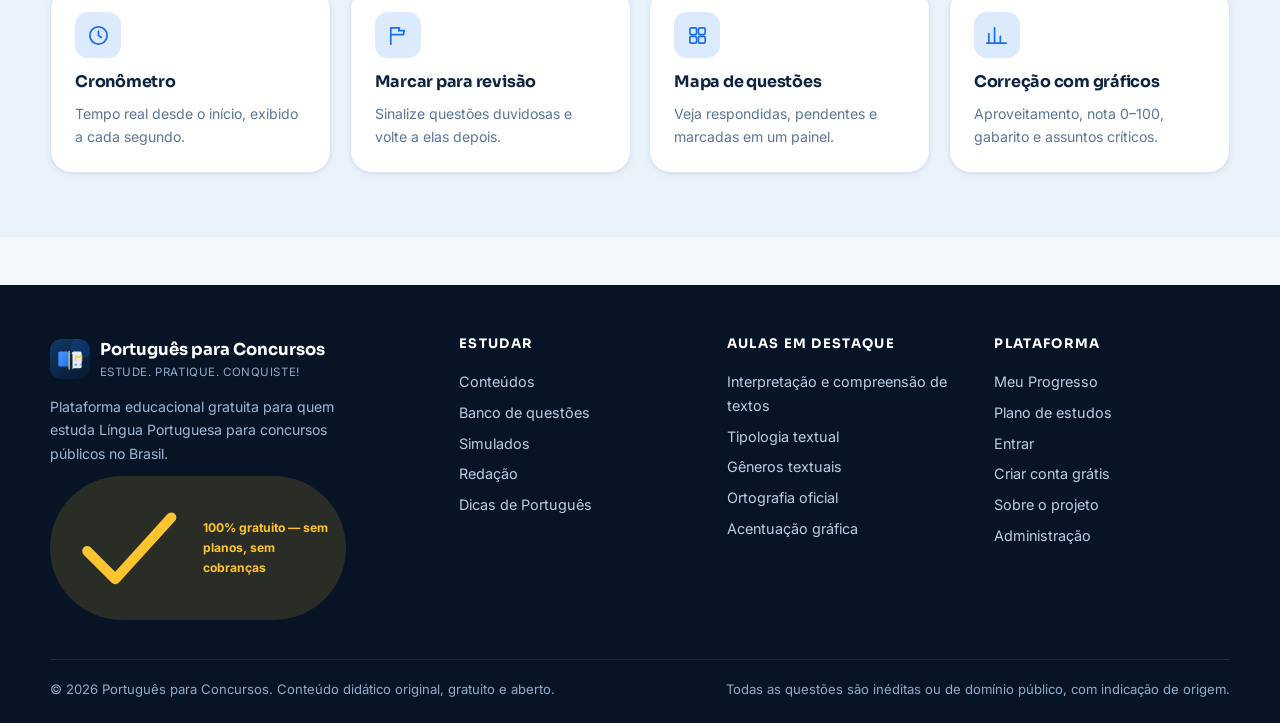
<file: simulados.html>
<!DOCTYPE html>
<html lang="pt-BR" data-theme="light">
<head>
  <meta charset="UTF-8">
  <meta name="viewport" content="width=device-width, initial-scale=1">
  <title>Simulados gratuitos — Português para Concursos</title>
  <meta name="description" content="Monte simulados gratuitos de Língua Portuguesa: 5 a 100 questões, por nível, assunto ou formato. Cronômetro, marcação para revisão, correção com gráficos e comentários.">
  <meta name="theme-color" content="#0b2545">
  <link rel="icon" type="image/svg+xml" href="images/favicon.svg">
  <link rel="preconnect" href="https://fonts.googleapis.com">
  <link rel="preconnect" href="https://fonts.gstatic.com" crossorigin>
  <link href="https://fonts.googleapis.com/css2?family=Inter:wght@400;500;600;700&family=Sora:wght@600;700;800&display=swap" rel="stylesheet">
  <link rel="stylesheet" href="css/styles.css">
</head>
<body>
  <div id="siteHeader"></div>

  <main id="conteudo">
    <section class="section" style="padding-bottom:1.4rem">
      <div class="container">
        <nav aria-label="Trilha de navegação" style="font-size:.84rem;color:var(--muted);margin-bottom:.8rem">
          <a href="index.html">Início</a> <span aria-hidden="true">›</span> <span>Simulados</span>
        </nav>
        <div class="section-head" style="max-width:none">
          <span class="eyebrow">Simulados gratuitos</span>
          <h1>Monte seu simulado de Língua Portuguesa</h1>
          <p class="lead">Escolha a quantidade de questões, o nível, os assuntos e o formato. O cronômetro registra o tempo; você pode marcar questões para revisão, voltar e avançar, e finalizar quando quiser. A correção mostra acertos, erros, aproveitamento, nota, gabarito e comentários.</p>
        </div>

        <div class="exam-shell" style="grid-template-columns:1fr 320px">
          <form class="card" id="formSimulado" novalidate>
            <h2 style="font-size:1.2rem">1. Quantidade de questões</h2>
            <div class="grid grid-4" style="gap:.6rem;margin-bottom:1.4rem" id="qtdOpcoes"></div>

            <h2 style="font-size:1.2rem;margin-top:1.6rem">2. Nível de dificuldade</h2>
            <div class="field">
              <select class="select" id="selNivel" aria-label="Nível de dificuldade">
                <option value="misto">Nível misto (recomendado)</option>
                <option value="facil">Somente fácil</option>
                <option value="intermediario">Somente intermediário</option>
                <option value="dificil">Somente difícil</option>
              </select>
            </div>

            <h2 style="font-size:1.2rem;margin-top:1.6rem">3. Assuntos</h2>
            <p class="muted" style="font-size:.86rem">Deixe tudo desmarcado para incluir todas as matérias.</p>
            <div class="field">
              <div style="display:flex;gap:.5rem;flex-wrap:wrap;margin-bottom:.6rem">
                <button class="chip" type="button" id="btnTodosAssuntos">Todas as matérias</button>
                <button class="chip" type="button" id="btnNenhumAssunto">Nenhuma</button>
              </div>
              <div id="assuntosGrupos" style="max-height:290px;overflow-y:auto;border:1px solid var(--border);border-radius:var(--radius-sm);padding:.7rem;background:var(--surface-2)"></div>
            </div>

            <h2 style="font-size:1.2rem;margin-top:1.6rem">4. Formato e concurso</h2>
            <div class="form-grid">
              <div class="field" style="margin-bottom:0">
                <label for="selFormato">Formato das questões</label>
                <select class="select" id="selFormato"><option value="">Todos os formatos</option></select>
              </div>
              <div class="field" style="margin-bottom:0">
                <label for="selConcurso">Concurso</label>
                <select class="select" id="selConcurso"><option value="">Todos</option></select>
              </div>
            </div>

            <div class="btn-row" style="margin-top:1.6rem">
              <button class="btn btn-primary btn-lg" type="submit" id="btnIniciar">Iniciar simulado</button>
              <button class="btn btn-outline" type="reset" id="btnResetar">Restaurar padrão</button>
            </div>
          </form>

          <aside class="exam-side">
            <div class="card" style="margin-bottom:1rem">
              <h3 style="font-size:1rem">Resumo da configuração</h3>
              <div class="result-line"><span>Questões</span><strong id="resQtd">20</strong></div>
              <div class="result-line"><span>Nível</span><strong id="resNivel">Misto</strong></div>
              <div class="result-line"><span>Assuntos</span><strong id="resAssuntos">Todos</strong></div>
              <div class="result-line"><span>Disponíveis</span><strong id="resDisp">—</strong></div>
              <div class="result-line"><span>Tempo sugerido</span><strong id="resTempo">—</strong></div>
              <p class="muted" style="font-size:.78rem;margin:.8rem 0 0">O tempo sugerido considera 1,5 minuto por questão. O cronômetro conta tempo real, sem limite.</p>
            </div>
            <div class="card" style="background:var(--surface-2)">
              <h3 style="font-size:.95rem">Simulados recentes</h3>
              <div id="historicoRecente" style="font-size:.86rem"></div>
            </div>
          </aside>
        </div>
      </div>
    </section>

    <section class="section section-alt">
      <div class="container">
        <div class="section-head"><span class="eyebrow">Como funciona</span><h2>Recursos do simulado</h2></div>
        <div class="grid grid-4">
          <div class="card"><span class="mod-icon"><svg viewBox="0 0 24 24" fill="none" stroke="currentColor" stroke-width="1.8" stroke-linecap="round" stroke-linejoin="round" aria-hidden="true"><circle cx="12" cy="12" r="9"/><path d="M12 7.5V12l3 2"/></svg></span><h3 style="font-size:1rem">Cronômetro</h3><p style="font-size:.88rem;color:var(--muted);margin:0">Tempo real desde o início, exibido a cada segundo.</p></div>
          <div class="card"><span class="mod-icon"><svg viewBox="0 0 24 24" fill="none" stroke="currentColor" stroke-width="1.8" stroke-linecap="round" stroke-linejoin="round" aria-hidden="true"><path d="M5 21V4h9l-.8 3H19l-.8 4H5"/></svg></span><h3 style="font-size:1rem">Marcar para revisão</h3><p style="font-size:.88rem;color:var(--muted);margin:0">Sinalize questões duvidosas e volte a elas depois.</p></div>
          <div class="card"><span class="mod-icon"><svg viewBox="0 0 24 24" fill="none" stroke="currentColor" stroke-width="1.8" stroke-linecap="round" stroke-linejoin="round" aria-hidden="true"><rect x="4" y="4" width="7" height="7" rx="1.5"/><rect x="13" y="4" width="7" height="7" rx="1.5"/><rect x="4" y="13" width="7" height="7" rx="1.5"/><rect x="13" y="13" width="7" height="7" rx="1.5"/></svg></span><h3 style="font-size:1rem">Mapa de questões</h3><p style="font-size:.88rem;color:var(--muted);margin:0">Veja respondidas, pendentes e marcadas em um painel.</p></div>
          <div class="card"><span class="mod-icon"><svg viewBox="0 0 24 24" fill="none" stroke="currentColor" stroke-width="1.8" stroke-linecap="round" stroke-linejoin="round" aria-hidden="true"><path d="M4 20V10M10 20V4M16 20v-7M22 20H2"/></svg></span><h3 style="font-size:1rem">Correção com gráficos</h3><p style="font-size:.88rem;color:var(--muted);margin:0">Aproveitamento, nota 0–100, gabarito e assuntos críticos.</p></div>
        </div>
      </div>
    </section>
  </main>

  <div id="siteFooter"></div>

  <script src="js/core.js"></script>
  <script src="js/data/modules-1.js"></script>
  <script src="js/data/modules-2.js"></script>
  <script src="js/data/modules-3.js"></script>
  <script src="js/data/questions-1.js"></script>
  <script src="js/data/questions-2.js"></script>
  <script src="js/data/questions-3.js"></script>
  <script src="js/data/tips.js"></script>
  <script src="js/data/redacao.js"></script>
  <script src="js/layout.js"></script>
  <script src="js/pages/simulados.js"></script>
</body>
</html>
</file>
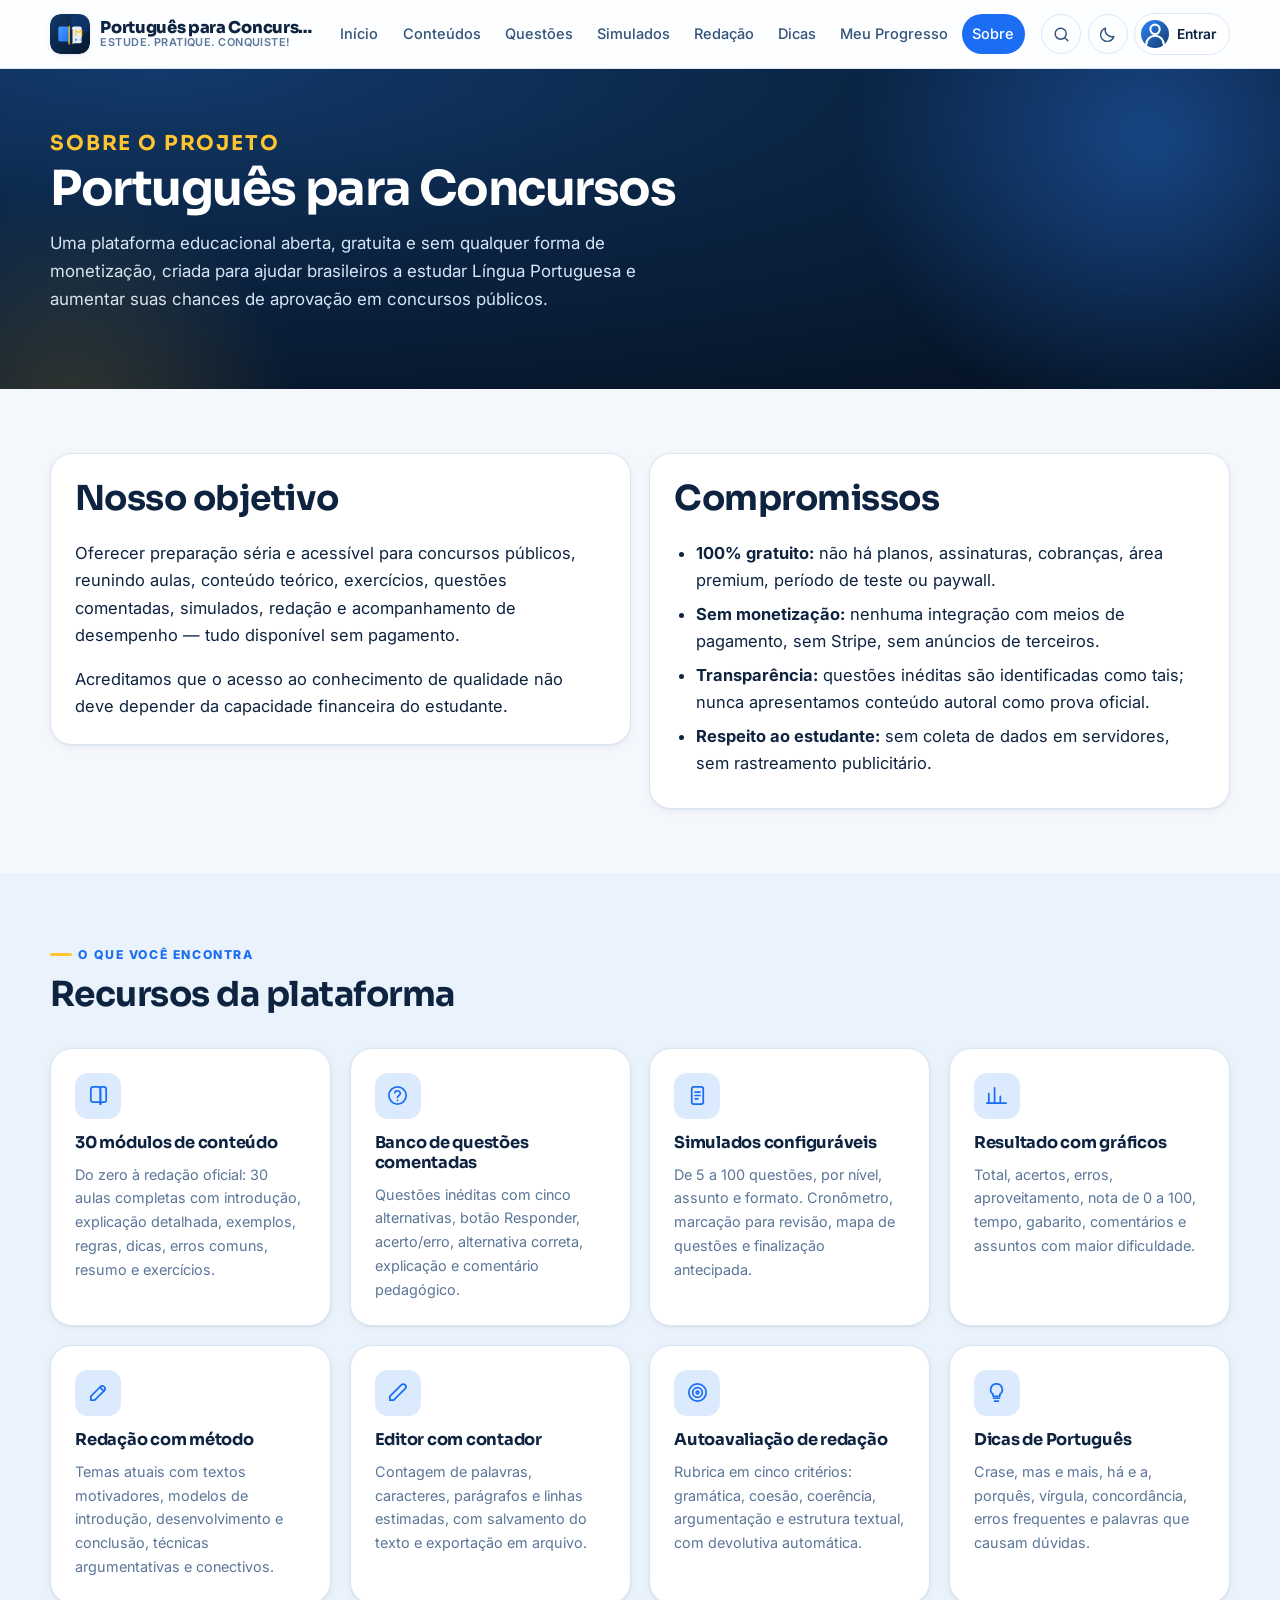
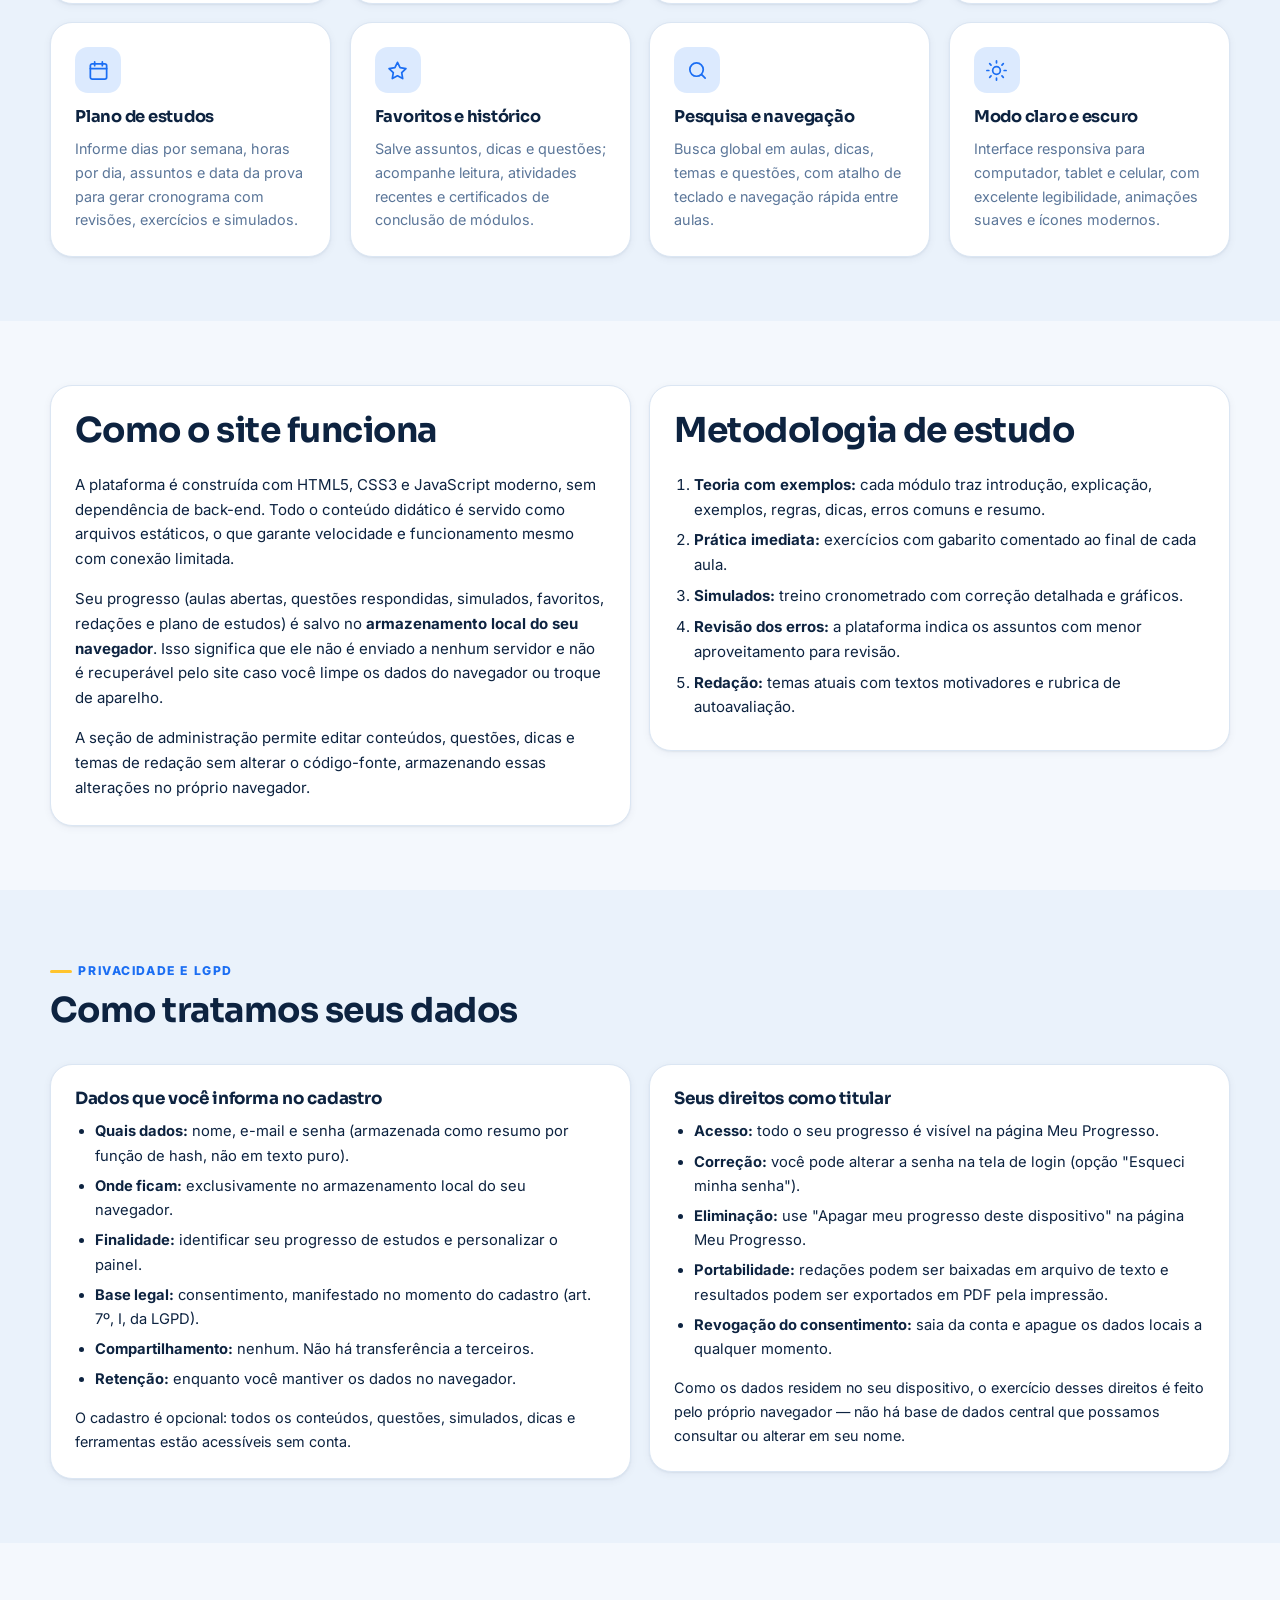
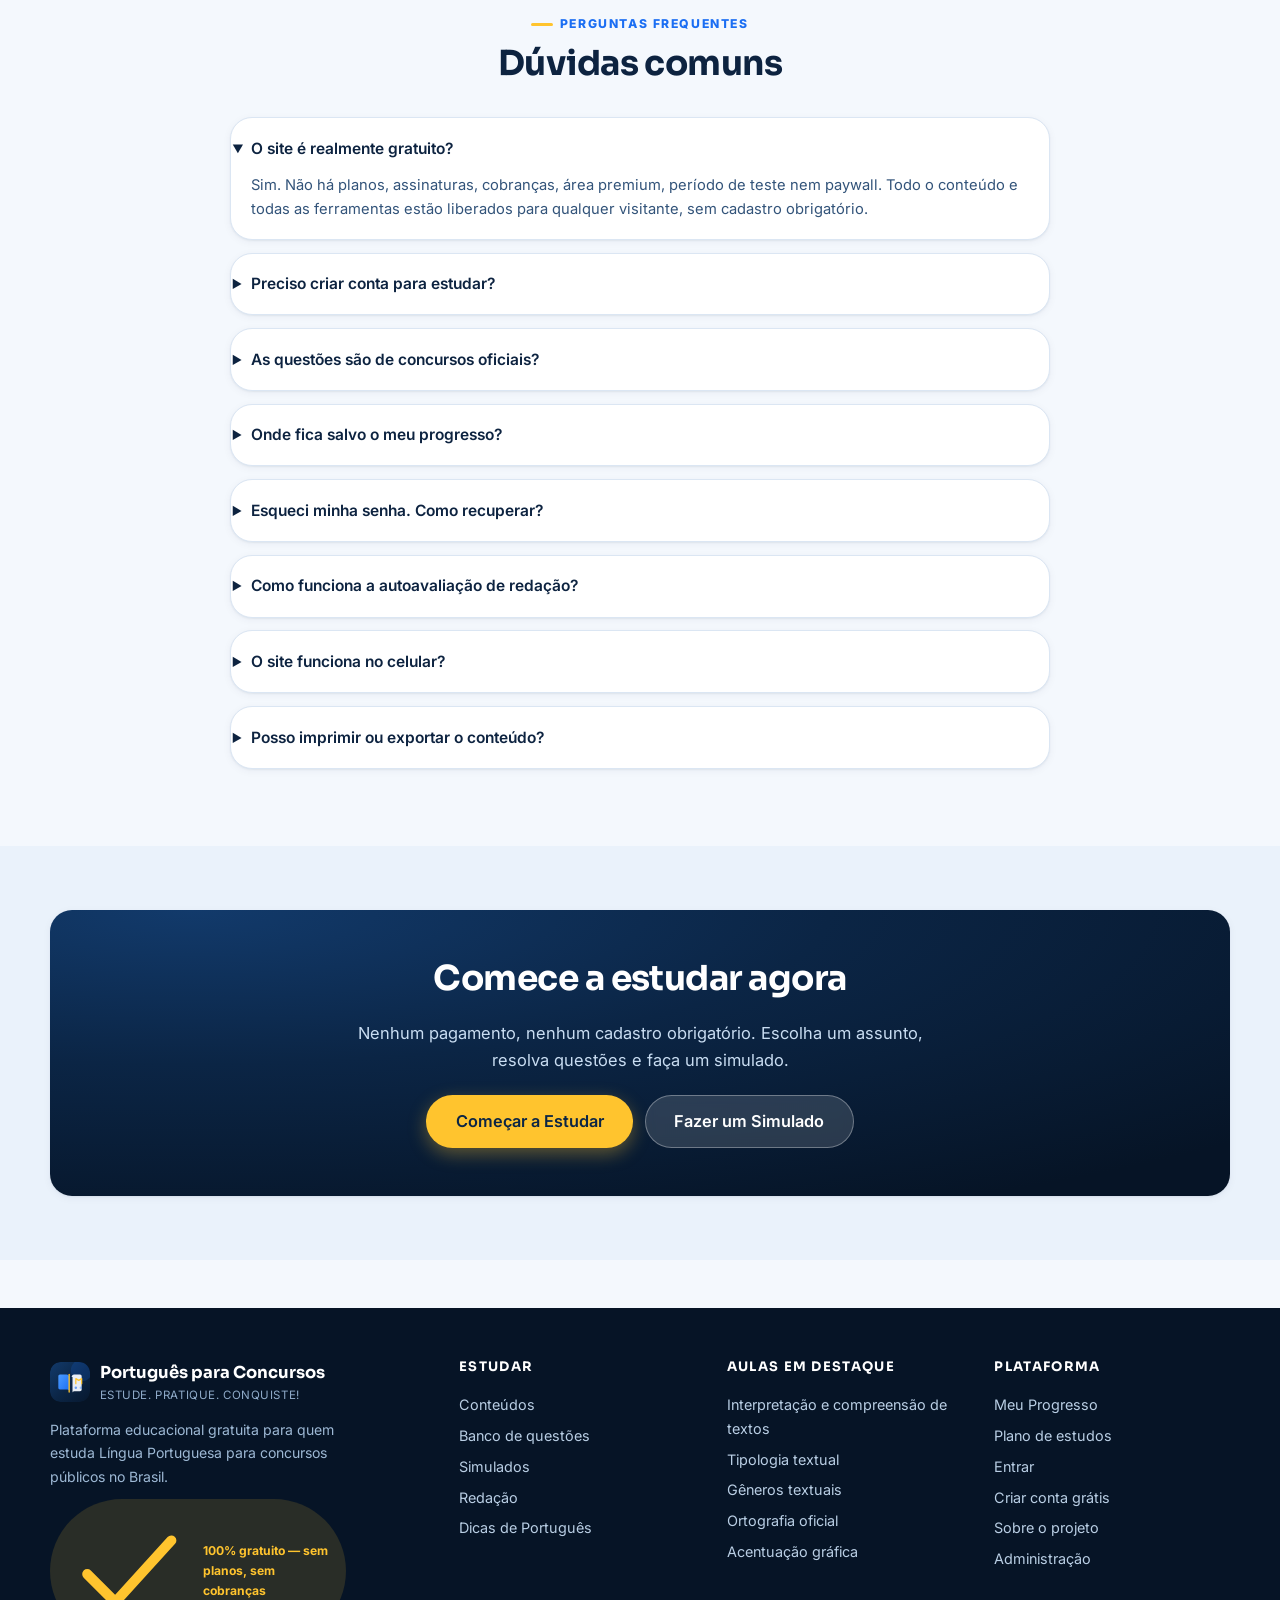
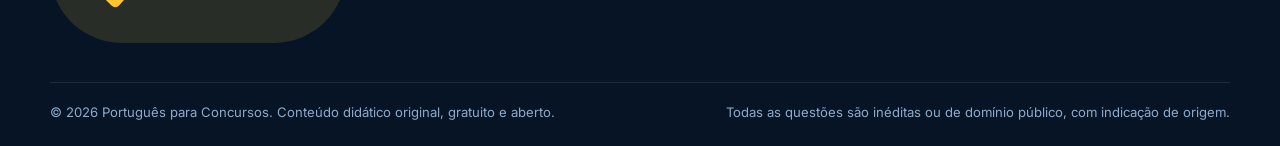
<file: sobre.html>
<!DOCTYPE html>
<html lang="pt-BR" data-theme="light">
<head>
  <meta charset="UTF-8">
  <meta name="viewport" content="width=device-width, initial-scale=1">
  <title>Sobre o projeto — Português para Concursos</title>
  <meta name="description" content="Conheça o Português para Concursos: plataforma educacional gratuita de Língua Portuguesa para concursos públicos. Objetivo, funcionamento, privacidade e LGPD, além das perguntas frequentes.">
  <meta name="theme-color" content="#0b2545">
  <link rel="icon" type="image/svg+xml" href="images/favicon.svg">
  <link rel="preconnect" href="https://fonts.googleapis.com">
  <link rel="preconnect" href="https://fonts.gstatic.com" crossorigin>
  <link href="https://fonts.googleapis.com/css2?family=Inter:wght@400;500;600;700&family=Sora:wght@600;700;800&display=swap" rel="stylesheet">
  <link rel="stylesheet" href="css/styles.css">
</head>
<body>
  <div id="siteHeader"></div>

  <main id="conteudo">
    <section class="hero" style="padding:clamp(2.2rem,5vw,3.6rem) 0">
      <div class="container">
        <span class="slogan">Sobre o projeto</span>
        <h1 style="max-width:22ch">Português para Concursos</h1>
        <p class="hero-text">Uma plataforma educacional aberta, gratuita e sem qualquer forma de monetização, criada para ajudar brasileiros a estudar Língua Portuguesa e aumentar suas chances de aprovação em concursos públicos.</p>
      </div>
    </section>

    <section class="section">
      <div class="container">
        <div class="grid grid-2" style="align-items:start">
          <div class="card">
            <h2>Nosso objetivo</h2>
            <p>Oferecer preparação séria e acessível para concursos públicos, reunindo aulas, conteúdo teórico, exercícios, questões comentadas, simulados, redação e acompanhamento de desempenho — tudo disponível sem pagamento.</p>
            <p style="margin-bottom:0">Acreditamos que o acesso ao conhecimento de qualidade não deve depender da capacidade financeira do estudante.</p>
          </div>
          <div class="card">
            <h2>Compromissos</h2>
            <ul style="margin-bottom:0">
              <li><strong>100% gratuito:</strong> não há planos, assinaturas, cobranças, área premium, período de teste ou paywall.</li>
              <li><strong>Sem monetização:</strong> nenhuma integração com meios de pagamento, sem Stripe, sem anúncios de terceiros.</li>
              <li><strong>Transparência:</strong> questões inéditas são identificadas como tais; nunca apresentamos conteúdo autoral como prova oficial.</li>
              <li><strong>Respeito ao estudante:</strong> sem coleta de dados em servidores, sem rastreamento publicitário.</li>
            </ul>
          </div>
        </div>
      </div>
    </section>

    <section class="section section-alt">
      <div class="container">
        <div class="section-head"><span class="eyebrow">O que você encontra</span><h2>Recursos da plataforma</h2></div>
        <div class="grid grid-3" id="recursosGrid"></div>
      </div>
    </section>

    <section class="section">
      <div class="container">
        <div class="grid grid-2" style="align-items:start">
          <div class="card">
            <h2>Como o site funciona</h2>
            <p style="font-size:.94rem">A plataforma é construída com HTML5, CSS3 e JavaScript moderno, sem dependência de back-end. Todo o conteúdo didático é servido como arquivos estáticos, o que garante velocidade e funcionamento mesmo com conexão limitada.</p>
            <p style="font-size:.94rem">Seu progresso (aulas abertas, questões respondidas, simulados, favoritos, redações e plano de estudos) é salvo no <strong>armazenamento local do seu navegador</strong>. Isso significa que ele não é enviado a nenhum servidor e não é recuperável pelo site caso você limpe os dados do navegador ou troque de aparelho.</p>
            <p style="font-size:.94rem;margin-bottom:0">A seção de administração permite editar conteúdos, questões, dicas e temas de redação sem alterar o código-fonte, armazenando essas alterações no próprio navegador.</p>
          </div>
          <div class="card">
            <h2>Metodologia de estudo</h2>
            <ol style="font-size:.94rem;margin-bottom:0">
              <li><strong>Teoria com exemplos:</strong> cada módulo traz introdução, explicação, exemplos, regras, dicas, erros comuns e resumo.</li>
              <li><strong>Prática imediata:</strong> exercícios com gabarito comentado ao final de cada aula.</li>
              <li><strong>Simulados:</strong> treino cronometrado com correção detalhada e gráficos.</li>
              <li><strong>Revisão dos erros:</strong> a plataforma indica os assuntos com menor aproveitamento para revisão.</li>
              <li><strong>Redação:</strong> temas atuais com textos motivadores e rubrica de autoavaliação.</li>
            </ol>
          </div>
        </div>
      </div>
    </section>

    <section class="section section-alt" id="lgpd">
      <div class="container">
        <div class="section-head"><span class="eyebrow">Privacidade e LGPD</span><h2>Como tratamos seus dados</h2></div>
        <div class="grid grid-2" style="align-items:start">
          <div class="card">
            <h3 style="font-size:1.05rem">Dados que você informa no cadastro</h3>
            <ul style="font-size:.92rem">
              <li><strong>Quais dados:</strong> nome, e-mail e senha (armazenada como resumo por função de hash, não em texto puro).</li>
              <li><strong>Onde ficam:</strong> exclusivamente no armazenamento local do seu navegador.</li>
              <li><strong>Finalidade:</strong> identificar seu progresso de estudos e personalizar o painel.</li>
              <li><strong>Base legal:</strong> consentimento, manifestado no momento do cadastro (art. 7º, I, da LGPD).</li>
              <li><strong>Compartilhamento:</strong> nenhum. Não há transferência a terceiros.</li>
              <li><strong>Retenção:</strong> enquanto você mantiver os dados no navegador.</li>
            </ul>
            <p style="font-size:.9rem;margin-bottom:0">O cadastro é opcional: todos os conteúdos, questões, simulados, dicas e ferramentas estão acessíveis sem conta.</p>
          </div>
          <div class="card">
            <h3 style="font-size:1.05rem">Seus direitos como titular</h3>
            <ul style="font-size:.92rem">
              <li><strong>Acesso:</strong> todo o seu progresso é visível na página Meu Progresso.</li>
              <li><strong>Correção:</strong> você pode alterar a senha na tela de login (opção "Esqueci minha senha").</li>
              <li><strong>Eliminação:</strong> use "Apagar meu progresso deste dispositivo" na página Meu Progresso.</li>
              <li><strong>Portabilidade:</strong> redações podem ser baixadas em arquivo de texto e resultados podem ser exportados em PDF pela impressão.</li>
              <li><strong>Revogação do consentimento:</strong> saia da conta e apague os dados locais a qualquer momento.</li>
            </ul>
            <p style="font-size:.9rem;margin-bottom:0">Como os dados residem no seu dispositivo, o exercício desses direitos é feito pelo próprio navegador — não há base de dados central que possamos consultar ou alterar em seu nome.</p>
          </div>
        </div>
      </div>
    </section>

    <section class="section">
      <div class="container container-narrow">
        <div class="section-head center"><span class="eyebrow">Perguntas frequentes</span><h2>Dúvidas comuns</h2></div>
        <div id="faq"></div>
      </div>
    </section>

    <section class="section section-alt">
      <div class="container">
        <div class="card" style="text-align:center;background:var(--hero-grad);border:0;color:#fff;padding:clamp(1.6rem,4vw,3rem)">
          <h2 style="color:#fff">Comece a estudar agora</h2>
          <p style="color:#c9ddf2;max-width:58ch;margin-inline:auto">Nenhum pagamento, nenhum cadastro obrigatório. Escolha um assunto, resolva questões e faça um simulado.</p>
          <div class="btn-row" style="justify-content:center;margin-top:1.3rem">
            <a class="btn btn-accent btn-lg" href="conteudos.html">Começar a Estudar</a>
            <a class="btn btn-light btn-lg" href="simulados.html">Fazer um Simulado</a>
          </div>
        </div>
      </div>
    </section>
  </main>

  <div id="siteFooter"></div>

  <script src="js/core.js"></script>
  <script src="js/data/modules-1.js"></script>
  <script src="js/data/modules-2.js"></script>
  <script src="js/data/modules-3.js"></script>
  <script src="js/data/questions-1.js"></script>
  <script src="js/data/questions-2.js"></script>
  <script src="js/data/questions-3.js"></script>
  <script src="js/data/tips.js"></script>
  <script src="js/data/redacao.js"></script>
  <script src="js/layout.js"></script>
  <script src="js/pages/sobre.js"></script>
</body>
</html>
</file>
<file: css/styles.css>
/* ==========================================================================
   Português para Concursos — Design System
   Estude. Pratique. Conquiste!
   ========================================================================== */

/* ---------- 1. Tokens ---------- */
:root {
  --navy-950: #061426;
  --navy-900: #0b2545;
  --navy-800: #123a6b;
  --navy-700: #1a4d85;
  --blue-600: #1b6ef3;
  --blue-500: #2f86ff;
  --blue-400: #4b9bff;
  --blue-100: #dceafe;
  --yellow-500: #ffc42e;
  --yellow-300: #ffdb7d;
  --green-500: #17a673;
  --green-100: #dcf5ec;
  --red-500: #e0453c;
  --red-100: #fde4e2;
  --white: #fff;
  --radius-sm: 8px;
  --radius: 14px;
  --radius-lg: 22px;
  --radius-pill: 999px;
  --shadow-sm: 0 1px 2px rgba(11, 37, 69, .06), 0 2px 8px rgba(11, 37, 69, .05);
  --shadow: 0 6px 24px rgba(11, 37, 69, .09);
  --shadow-lg: 0 18px 48px rgba(11, 37, 69, .16);
  --container: 1180px;
  --header-h: 68px;
  --font: "Inter", system-ui, -apple-system, "Segoe UI", Roboto, "Helvetica Neue", Arial, sans-serif;
  --font-display: "Sora", "Inter", system-ui, sans-serif;
  --ease: cubic-bezier(.32, .72, 0, 1);
  --transition: .25s var(--ease);
}

:root,
[data-theme="light"] {
  --bg: #f4f8fd;
  --bg-alt: #eaf2fb;
  --surface: #ffffff;
  --surface-2: #f8fbff;
  --surface-3: #eff5fd;
  --text: #0d2340;
  --text-soft: #33547a;
  --muted: #5b7699;
  --border: #dbe6f3;
  --border-strong: #c4d6ea;
  --ring: rgba(27, 110, 243, .35);
  --hero-grad: radial-gradient(120% 120% at 12% 0%, #123a6b 0%, #0b2545 45%, #061426 100%);
  --code-bg: #0b2545;
  --code-text: #e8f1fc;
  --glass: rgba(255, 255, 255, .78);
}

[data-theme="dark"] {
  --bg: #061426;
  --bg-alt: #0a1c30;
  --surface: #0e2138;
  --surface-2: #122a45;
  --surface-3: #17324f;
  --text: #e9f2fd;
  --text-soft: #c3d6ec;
  --muted: #94aecb;
  --border: #1e3552;
  --border-strong: #2a4767;
  --ring: rgba(75, 155, 255, .4);
  --hero-grad: radial-gradient(120% 120% at 12% 0%, #16436f 0%, #0b2545 45%, #04101f 100%);
  --code-bg: #04101f;
  --code-text: #dbe9fa;
  --glass: rgba(14, 33, 56, .82);
  --shadow: 0 6px 24px rgba(0, 0, 0, .35);
  --shadow-sm: 0 1px 2px rgba(0, 0, 0, .3);
  --shadow-lg: 0 18px 48px rgba(0, 0, 0, .5);
}

/* ---------- 2. Reset ---------- */
*,
*::before,
*::after { box-sizing: border-box; }

html { scroll-behavior: smooth; -webkit-text-size-adjust: 100%; }

body {
  margin: 0;
  font-family: var(--font);
  background: var(--bg);
  color: var(--text);
  line-height: 1.65;
  font-size: 16.5px;
  -webkit-font-smoothing: antialiased;
  text-rendering: optimizeLegibility;
  overflow-x: hidden;
}

img, svg, video { max-width: 100%; display: block; }
a { color: var(--blue-600); text-decoration: none; transition: color var(--transition); }
a:hover { color: var(--blue-400); }
button, input, select, textarea { font: inherit; color: inherit; }
h1, h2, h3, h4, h5 { font-family: var(--font-display); line-height: 1.22; margin: 0 0 .6em; letter-spacing: -.015em; font-weight: 700; }
h1 { font-size: clamp(1.9rem, 4.4vw, 3rem); }
h2 { font-size: clamp(1.5rem, 3vw, 2.15rem); }
h3 { font-size: clamp(1.15rem, 2vw, 1.4rem); }
p { margin: 0 0 1em; }
ul, ol { margin: 0 0 1em; padding-left: 1.35em; }
li { margin-bottom: .4em; }
hr { border: 0; border-top: 1px solid var(--border); margin: 2rem 0; }
:focus-visible { outline: 3px solid var(--blue-400); outline-offset: 2px; border-radius: 4px; }

::selection { background: var(--yellow-300); color: var(--navy-900); }

.skip-link {
  position: absolute; left: 12px; top: -60px; z-index: 200;
  background: var(--navy-900); color: #fff; padding: 10px 18px;
  border-radius: var(--radius-sm); transition: top var(--transition);
}
.skip-link:focus { top: 12px; color: #fff; }

.container { width: min(100% - 2.5rem, var(--container)); margin-inline: auto; }
.container-narrow { width: min(100% - 2.5rem, 820px); margin-inline: auto; }
.section { padding: clamp(2.6rem, 5vw, 4.5rem) 0; }
.section-alt { background: var(--bg-alt); }
.text-center { text-align: center; }
.muted { color: var(--muted); }
.lead { font-size: 1.09rem; color: var(--text-soft); max-width: 68ch; }
.center-x { margin-inline: auto; }
.sr-only {
  position: absolute; width: 1px; height: 1px; padding: 0; margin: -1px;
  overflow: hidden; clip: rect(0 0 0 0); white-space: nowrap; border: 0;
}

/* ---------- 3. Header / nav ---------- */
.site-header {
  position: sticky; top: 0; z-index: 90;
  background: var(--glass);
  backdrop-filter: saturate(180%) blur(14px);
  -webkit-backdrop-filter: saturate(180%) blur(14px);
  border-bottom: 1px solid var(--border);
  transition: box-shadow var(--transition), background var(--transition);
}
.site-header.scrolled { box-shadow: var(--shadow-sm); }
.header-inner {
  display: flex; align-items: center; gap: 1rem;
  height: var(--header-h);
  width: min(100% - 2rem, var(--container)); margin-inline: auto;
}
.brand { display: flex; align-items: center; gap: .65rem; color: var(--text); min-width: 0; }
.brand:hover { color: var(--text); }
.brand img { width: 40px; height: 40px; border-radius: 11px; box-shadow: var(--shadow-sm); flex-shrink: 0; }
.brand-text { display: flex; flex-direction: column; line-height: 1.1; min-width: 0; }
.brand-name { font-family: var(--font-display); font-weight: 800; font-size: 1.02rem; letter-spacing: -.02em; white-space: nowrap; overflow: hidden; text-overflow: ellipsis; }
.brand-tag { font-size: .68rem; color: var(--muted); letter-spacing: .04em; text-transform: uppercase; font-weight: 600; white-space: nowrap; overflow: hidden; text-overflow: ellipsis; }

.main-nav { margin-left: auto; display: flex; align-items: center; gap: .15rem; }
.main-nav a {
  padding: .5rem .68rem; border-radius: var(--radius-pill);
  color: var(--text-soft); font-size: .91rem; font-weight: 500; white-space: nowrap;
  transition: background var(--transition), color var(--transition);
}
.main-nav a:hover { background: var(--surface-3); color: var(--blue-600); }
.main-nav a[aria-current="page"] { background: var(--blue-600); color: #fff; }
.main-nav a[aria-current="page"]:hover { color: #fff; }

.header-actions { display: flex; align-items: center; gap: .4rem; }
.icon-btn {
  display: inline-flex; align-items: center; justify-content: center;
  width: 40px; height: 40px; border-radius: 50%;
  background: transparent; border: 1px solid var(--border);
  color: var(--text-soft); cursor: pointer;
  transition: all var(--transition);
}
.icon-btn:hover { background: var(--surface-3); color: var(--blue-600); border-color: var(--border-strong); }
.icon-btn svg { width: 19px; height: 19px; }

.nav-toggle { display: none; }

.account-chip {
  display: inline-flex; align-items: center; gap: .5rem;
  padding: .35rem .8rem .35rem .38rem; border-radius: var(--radius-pill);
  border: 1px solid var(--border); background: var(--surface);
  font-size: .86rem; font-weight: 600; color: var(--text);
  transition: all var(--transition);
}
.account-chip:hover { border-color: var(--blue-400); color: var(--blue-600); }
.avatar {
  width: 28px; height: 28px; border-radius: 50%;
  display: grid; place-items: center; font-size: .78rem; font-weight: 700;
  background: linear-gradient(135deg, var(--blue-500), var(--navy-800)); color: #fff;
}

/* mobile drawer */
.nav-backdrop {
  position: fixed; inset: 0; background: rgba(6, 20, 38, .55);
  opacity: 0; pointer-events: none; transition: opacity var(--transition); z-index: 95;
}
.nav-backdrop.open { opacity: 1; pointer-events: auto; }

@media (max-width: 1080px) {
  .nav-toggle { display: inline-flex; }
  .main-nav {
    position: fixed; inset: 0 0 0 auto; width: min(88vw, 330px);
    background: var(--surface); flex-direction: column; align-items: stretch;
    gap: .2rem; padding: calc(var(--header-h) + 1rem) 1rem 2rem;
    transform: translateX(105%); transition: transform .3s var(--ease);
    box-shadow: var(--shadow-lg); z-index: 96; overflow-y: auto; margin: 0;
  }
  .main-nav.open { transform: translateX(0); }
  .main-nav a { padding: .8rem .9rem; font-size: 1rem; border-radius: var(--radius-sm); }
  .main-nav .nav-divider { display: block; height: 1px; background: var(--border); margin: .5rem 0; }
  .header-actions { margin-left: auto; }
  .account-chip .account-name { display: none; }
}

@media (max-width: 720px) {
  .header-inner { gap: .5rem; }
  .brand { flex: 1 1 auto; }
  .header-actions { gap: .3rem; }
  .icon-btn { width: 36px; height: 36px; }
  .icon-btn svg { width: 17px; height: 17px; }
  .account-chip { padding: .2rem; border: 0; background: transparent; }
  .account-chip .avatar { width: 30px; height: 30px; }
}

@media (max-width: 430px) {
  .brand-tag { display: none; }
  .brand-name { font-size: .92rem; }
  .brand img { width: 34px; height: 34px; border-radius: 9px; }
  .header-actions [data-search-open] { display: none; }
}

/* ---------- 4. Buttons ---------- */
.btn {
  display: inline-flex; align-items: center; justify-content: center; gap: .5rem;
  padding: .72rem 1.35rem; border-radius: var(--radius-pill);
  font-weight: 600; font-size: .95rem; border: 1px solid transparent;
  cursor: pointer; text-align: center; line-height: 1.3;
  transition: transform var(--transition), box-shadow var(--transition), background var(--transition), color var(--transition), border-color var(--transition);
}
.btn:active { transform: translateY(1px) scale(.995); }
.btn svg { width: 18px; height: 18px; flex-shrink: 0; }
.btn-primary { background: var(--blue-600); color: #fff; box-shadow: 0 6px 18px rgba(27, 110, 243, .28); }
.btn-primary:hover { background: #1660db; color: #fff; box-shadow: 0 10px 26px rgba(27, 110, 243, .36); transform: translateY(-1px); }
.btn-accent { background: var(--yellow-500); color: var(--navy-900); box-shadow: 0 6px 18px rgba(255, 196, 46, .35); }
.btn-accent:hover { background: #ffce4d; color: var(--navy-900); transform: translateY(-1px); }
.btn-outline { border-color: var(--border-strong); background: var(--surface); color: var(--text); }
.btn-outline:hover { border-color: var(--blue-400); color: var(--blue-600); background: var(--surface-2); }
.btn-ghost { background: transparent; color: var(--text-soft); }
.btn-ghost:hover { background: var(--surface-3); color: var(--blue-600); }
.btn-light { background: rgba(255, 255, 255, .14); color: #fff; border-color: rgba(255, 255, 255, .32); backdrop-filter: blur(6px); }
.btn-light:hover { background: rgba(255, 255, 255, .24); color: #fff; }
.btn-success { background: var(--green-500); color: #fff; }
.btn-success:hover { background: #0f9163; color: #fff; }
.btn-danger { background: var(--red-500); color: #fff; }
.btn-danger:hover { background: #c93a32; color: #fff; }
.btn-sm { padding: .45rem .9rem; font-size: .84rem; }
.btn-lg { padding: .92rem 1.8rem; font-size: 1.02rem; }
.btn-block { width: 100%; }
.btn:disabled { opacity: .55; cursor: not-allowed; transform: none !important; box-shadow: none; }
.btn-row { display: flex; flex-wrap: wrap; gap: .7rem; }

/* ---------- 5. Cards, badges, chips ---------- */
.card {
  background: var(--surface); border: 1px solid var(--border);
  border-radius: var(--radius-lg); padding: 1.5rem;
  box-shadow: var(--shadow-sm);
  transition: transform var(--transition), box-shadow var(--transition), border-color var(--transition);
}
.card-hover:hover { transform: translateY(-4px); box-shadow: var(--shadow); border-color: var(--blue-400); }
.card-flat { box-shadow: none; }
.grid { display: grid; gap: 1.15rem; }
.grid-2 { grid-template-columns: repeat(auto-fit, minmax(min(100%, 320px), 1fr)); }
.grid-3 { grid-template-columns: repeat(auto-fit, minmax(min(100%, 268px), 1fr)); }
.grid-4 { grid-template-columns: repeat(auto-fit, minmax(min(100%, 210px), 1fr)); }

.badge {
  display: inline-flex; align-items: center; gap: .32rem;
  padding: .2rem .62rem; border-radius: var(--radius-pill);
  font-size: .74rem; font-weight: 700; letter-spacing: .02em;
  background: var(--surface-3); color: var(--text-soft); text-transform: uppercase;
}
.badge-blue { background: var(--blue-100); color: #14538f; }
.badge-yellow { background: #fff2cc; color: #7a5600; }
.badge-green { background: var(--green-100); color: #0d6f4c; }
.badge-red { background: var(--red-100); color: #a3281f; }
[data-theme="dark"] .badge-blue { background: rgba(75, 155, 255, .17); color: #a9ceff; }
[data-theme="dark"] .badge-yellow { background: rgba(255, 196, 46, .16); color: var(--yellow-300); }
[data-theme="dark"] .badge-green { background: rgba(23, 166, 115, .18); color: #6fdcb4; }
[data-theme="dark"] .badge-red { background: rgba(224, 69, 60, .18); color: #ff9d96; }

.chip {
  display: inline-flex; align-items: center; gap: .4rem;
  padding: .42rem .85rem; border-radius: var(--radius-pill);
  border: 1px solid var(--border); background: var(--surface);
  font-size: .85rem; font-weight: 500; color: var(--text-soft);
  cursor: pointer; transition: all var(--transition);
}
.chip:hover { border-color: var(--blue-400); color: var(--blue-600); }
.chip.active { background: var(--blue-600); border-color: var(--blue-600); color: #fff; }

/* ---------- 6. Hero ---------- */
.hero {
  position: relative; overflow: hidden;
  background: var(--hero-grad);
  color: #fff; padding: clamp(2.6rem, 6vw, 5.2rem) 0 clamp(3rem, 6vw, 5.6rem);
}
.hero::before {
  content: ""; position: absolute; width: 620px; height: 620px; right: -180px; top: -240px;
  background: radial-gradient(circle, rgba(47, 134, 255, .38), transparent 68%);
  filter: blur(10px); pointer-events: none;
}
.hero::after {
  content: ""; position: absolute; width: 460px; height: 460px; left: -160px; bottom: -260px;
  background: radial-gradient(circle, rgba(255, 196, 46, .17), transparent 70%);
  pointer-events: none;
}
.hero-inner {
  position: relative; z-index: 1;
  display: grid; grid-template-columns: 1.15fr .85fr; gap: clamp(1.5rem, 4vw, 3.4rem); align-items: center;
}
.hero h1 { color: #fff; margin-bottom: .7rem; letter-spacing: -.03em; }
.hero h1 .accent { color: var(--yellow-500); }
.hero .slogan {
  font-family: var(--font-display); font-size: clamp(1rem, 2vw, 1.28rem);
  font-weight: 700; letter-spacing: .09em; text-transform: uppercase;
  color: var(--yellow-500); margin-bottom: 1rem;
}
.hero p.hero-text { color: #d7e6f8; font-size: 1.06rem; max-width: 56ch; }
.hero-actions { display: flex; flex-wrap: wrap; gap: .8rem; margin: 1.6rem 0 1.2rem; }
.hero-note { font-size: .87rem; color: #a9c6e6; display: flex; align-items: center; gap: .45rem; }
.hero-note svg { width: 16px; height: 16px; color: var(--yellow-500); }

.hero-visual { position: relative; }
.hero-card {
  background: rgba(255, 255, 255, .07); border: 1px solid rgba(255, 255, 255, .18);
  border-radius: var(--radius-lg); padding: 1.4rem; backdrop-filter: blur(16px);
  box-shadow: var(--shadow-lg);
}
.hero-card h3 { color: #fff; font-size: 1rem; margin-bottom: .9rem; display: flex; align-items: center; gap: .5rem; }
.hero-card h3 svg { width: 18px; height: 18px; color: var(--yellow-500); }
.mini-stat { display: flex; align-items: baseline; justify-content: space-between; padding: .55rem 0; border-bottom: 1px dashed rgba(255, 255, 255, .16); font-size: .9rem; }
.mini-stat:last-of-type { border-bottom: 0; }
.mini-stat strong { font-family: var(--font-display); font-size: 1.15rem; color: var(--yellow-500); }
.mini-stat span { color: #c9ddf2; }
.hero-badge-float {
  position: absolute; bottom: -22px; left: -14px;
  background: var(--yellow-500); color: var(--navy-900);
  padding: .7rem 1rem; border-radius: var(--radius); font-weight: 700; font-size: .84rem;
  box-shadow: var(--shadow); display: flex; align-items: center; gap: .5rem;
}
.hero-badge-float svg { width: 18px; height: 18px; }

@media (max-width: 900px) {
  .hero-inner { grid-template-columns: 1fr; }
  .hero-visual { display: none; }
}

/* stats strip */
.stats-strip {
  display: grid; grid-template-columns: repeat(auto-fit, minmax(150px, 1fr));
  gap: 1rem; margin-top: -2.2rem; position: relative; z-index: 2;
}
.stat-box {
  background: var(--surface); border: 1px solid var(--border);
  border-radius: var(--radius); padding: 1.15rem 1.25rem; box-shadow: var(--shadow);
  text-align: center;
}
.stat-box strong { display: block; font-family: var(--font-display); font-size: 1.75rem; color: var(--blue-600); line-height: 1.1; }
.stat-box span { font-size: .82rem; color: var(--muted); font-weight: 500; }

/* ---------- 7. Section headers ---------- */
.section-head { max-width: 720px; margin-bottom: 2rem; }
.section-head.center { margin-inline: auto; text-align: center; }
.eyebrow {
  display: inline-flex; align-items: center; gap: .4rem;
  font-size: .76rem; font-weight: 800; letter-spacing: .13em; text-transform: uppercase;
  color: var(--blue-600); margin-bottom: .55rem;
}
[data-theme="dark"] .eyebrow { color: var(--blue-400); }
.eyebrow::before { content: ""; width: 22px; height: 3px; border-radius: 2px; background: var(--yellow-500); }

/* ---------- 8. Feature / module cards ---------- */
.mod-card { display: flex; flex-direction: column; height: 100%; }
.mod-icon {
  width: 46px; height: 46px; border-radius: 13px; display: grid; place-items: center;
  background: var(--blue-100); color: var(--blue-600); margin-bottom: .9rem; flex-shrink: 0;
}
[data-theme="dark"] .mod-icon { background: rgba(75, 155, 255, .15); color: var(--blue-400); }
.mod-icon svg { width: 23px; height: 23px; }
.mod-card h3 { font-size: 1.06rem; margin-bottom: .4rem; }
.mod-card h3 a { color: var(--text); }
.mod-card h3 a:hover { color: var(--blue-600); }
.mod-card p { font-size: .9rem; color: var(--muted); margin-bottom: 1rem; flex-grow: 1; }
.mod-meta { display: flex; align-items: center; justify-content: space-between; gap: .6rem; font-size: .79rem; color: var(--muted); border-top: 1px solid var(--border); padding-top: .8rem; }
.mod-meta .progress-mini { flex: 1; max-width: 90px; height: 5px; background: var(--surface-3); border-radius: 3px; overflow: hidden; }
.mod-meta .progress-mini i { display: block; height: 100%; background: var(--green-500); border-radius: 3px; }

.fav-btn {
  position: absolute; top: .9rem; right: .9rem;
  width: 34px; height: 34px; border-radius: 50%;
  display: grid; place-items: center; border: 1px solid var(--border);
  background: var(--surface); color: var(--muted); cursor: pointer;
  transition: all var(--transition); z-index: 2;
}
.fav-btn:hover { color: var(--yellow-500); border-color: var(--yellow-500); transform: scale(1.07); }
.fav-btn.active { background: #fff5d6; border-color: var(--yellow-500); color: #b8860b; }
[data-theme="dark"] .fav-btn.active { background: rgba(255, 196, 46, .18); color: var(--yellow-500); }
.fav-btn svg { width: 16px; height: 16px; }
.mod-card-wrap { position: relative; }

/* ---------- 9. Lists / tips ---------- */
.tip-card { border-left: 4px solid var(--yellow-500); }
.tip-card h3 { font-size: 1.05rem; }
.tip-card .tip-body { font-size: .93rem; color: var(--text-soft); }
.tip-actions { display: flex; gap: .4rem; flex-wrap: wrap; margin-top: .9rem; }

/* ---------- 10. Forms ---------- */
.field { margin-bottom: 1.1rem; }
.field label, .field-label {
  display: block; font-size: .86rem; font-weight: 700; margin-bottom: .38rem; color: var(--text);
}
.field .hint { font-size: .78rem; color: var(--muted); margin-top: .3rem; }
.input, .select, .textarea {
  width: 100%; padding: .72rem .9rem; border-radius: var(--radius-sm);
  border: 1px solid var(--border-strong); background: var(--surface);
  color: var(--text); font-size: .95rem; transition: border-color var(--transition), box-shadow var(--transition);
}
.input:focus, .select:focus, .textarea:focus {
  outline: none; border-color: var(--blue-500); box-shadow: 0 0 0 3px var(--ring);
}
.input::placeholder, .textarea::placeholder { color: var(--muted); opacity: .8; }
.textarea { min-height: 130px; resize: vertical; line-height: 1.6; }
.select { appearance: none; background-image: url("data:image/svg+xml,%3Csvg xmlns='http://www.w3.org/2000/svg' viewBox='0 0 24 24' fill='none' stroke='%235b7699' stroke-width='2.4' stroke-linecap='round'%3E%3Cpath d='M6 9l6 6 6-6'/%3E%3C/svg%3E"); background-repeat: no-repeat; background-position: right .7rem center; background-size: 18px; padding-right: 2.2rem; }
.form-grid { display: grid; grid-template-columns: repeat(auto-fit, minmax(min(100%, 220px), 1fr)); gap: 1rem; }
.checkbox-row { display: flex; align-items: flex-start; gap: .55rem; font-size: .88rem; color: var(--text-soft); }
.checkbox-row input { margin-top: .3rem; width: 17px; height: 17px; accent-color: var(--blue-600); flex-shrink: 0; }

.filter-bar {
  display: flex; flex-wrap: wrap; gap: .6rem; align-items: center;
  background: var(--surface); border: 1px solid var(--border);
  border-radius: var(--radius); padding: .9rem; box-shadow: var(--shadow-sm);
}
.filter-bar .input, .filter-bar .select { min-width: 150px; flex: 1 1 160px; }
.search-input-wrap { position: relative; flex: 1 1 240px; }
.search-input-wrap svg { position: absolute; left: .8rem; top: 50%; transform: translateY(-50%); width: 17px; height: 17px; color: var(--muted); pointer-events: none; }
.search-input-wrap .input { padding-left: 2.4rem; }

/* ---------- 11. Question / exam ---------- */
.question-card { background: var(--surface); border: 1px solid var(--border); border-radius: var(--radius-lg); padding: clamp(1.1rem, 2.5vw, 1.8rem); box-shadow: var(--shadow-sm); }
.q-head { display: flex; flex-wrap: wrap; gap: .45rem; align-items: center; margin-bottom: 1rem; }
.q-enunciado { font-size: 1.03rem; color: var(--text); margin-bottom: .3rem; }
.q-texto-base {
  background: var(--surface-3); border-left: 3px solid var(--blue-400);
  border-radius: var(--radius-sm); padding: .95rem 1.1rem; margin-bottom: 1.1rem;
  font-size: .95rem; color: var(--text-soft); white-space: pre-line;
}
.alternatives { list-style: none; padding: 0; margin: 1.1rem 0 0; display: grid; gap: .6rem; }
.alt {
  display: flex; gap: .75rem; align-items: flex-start; width: 100%; text-align: left;
  padding: .82rem 1rem; border-radius: var(--radius-sm);
  border: 1.5px solid var(--border); background: var(--surface-2);
  cursor: pointer; font-size: .95rem; color: var(--text);
  transition: all var(--transition); line-height: 1.55;
}
.alt:hover:not(.disabled) { border-color: var(--blue-400); background: var(--surface-3); }
.alt .letra {
  flex-shrink: 0; width: 26px; height: 26px; border-radius: 50%;
  display: grid; place-items: center; font-weight: 700; font-size: .82rem;
  background: var(--surface-3); color: var(--text-soft); border: 1px solid var(--border);
}
.alt.selected { border-color: var(--blue-600); background: rgba(27, 110, 243, .07); }
.alt.selected .letra { background: var(--blue-600); color: #fff; border-color: var(--blue-600); }
.alt.correct { border-color: var(--green-500); background: rgba(23, 166, 115, .1); }
.alt.correct .letra { background: var(--green-500); color: #fff; border-color: var(--green-500); }
.alt.wrong { border-color: var(--red-500); background: rgba(224, 69, 60, .09); }
.alt.wrong .letra { background: var(--red-500); color: #fff; border-color: var(--red-500); }
.alt.disabled { cursor: default; }
.alt.disabled:not(.correct):not(.wrong):not(.selected) { opacity: .65; }

.feedback { margin-top: 1.1rem; padding: 1rem 1.15rem; border-radius: var(--radius-sm); font-size: .93rem; animation: fadeUp .3s var(--ease); }
.feedback.ok { background: var(--green-100); border-left: 4px solid var(--green-500); color: #0b5f43; }
.feedback.err { background: var(--red-100); border-left: 4px solid var(--red-500); color: #8f221b; }
[data-theme="dark"] .feedback.ok { background: rgba(23, 166, 115, .14); color: #8de3c4; }
[data-theme="dark"] .feedback.err { background: rgba(224, 69, 60, .14); color: #ffb1aa; }
.feedback h4 { font-size: .92rem; margin-bottom: .4rem; color: inherit; }
.feedback p:last-child { margin-bottom: 0; }
.feedback .fb-label { font-weight: 800; text-transform: uppercase; font-size: .72rem; letter-spacing: .08em; opacity: .8; display: block; margin-top: .6rem; }

/* exam runner */
.exam-shell { display: grid; grid-template-columns: 1fr 288px; gap: 1.5rem; align-items: start; }
@media (max-width: 960px) { .exam-shell { grid-template-columns: 1fr; } }
.exam-side { position: sticky; top: calc(var(--header-h) + 1rem); }
.timer {
  font-variant-numeric: tabular-nums; font-family: var(--font-display);
  font-weight: 800; font-size: 1.35rem; color: var(--navy-900);
  display: flex; align-items: center; gap: .5rem;
}
[data-theme="dark"] .timer { color: var(--yellow-500); }
.timer.low { color: var(--red-500); }
.timer svg { width: 20px; height: 20px; }
.progress-bar { height: 8px; background: var(--surface-3); border-radius: 99px; overflow: hidden; }
.progress-bar i { display: block; height: 100%; background: linear-gradient(90deg, var(--blue-500), var(--blue-600)); border-radius: 99px; transition: width var(--transition); }
.progress-meta { display: flex; justify-content: space-between; font-size: .8rem; color: var(--muted); margin-top: .45rem; }

.qmap { display: grid; grid-template-columns: repeat(5, 1fr); gap: .4rem; margin-top: .8rem; }
.qmap button {
  aspect-ratio: 1; border-radius: var(--radius-sm); border: 1px solid var(--border);
  background: var(--surface-2); font-size: .82rem; font-weight: 700; color: var(--text-soft);
  cursor: pointer; transition: all var(--transition);
}
.qmap button:hover { border-color: var(--blue-400); }
.qmap button.answered { background: var(--blue-600); border-color: var(--blue-600); color: #fff; }
.qmap button.flagged { box-shadow: inset 0 0 0 2px var(--yellow-500); }
.qmap button.current { outline: 2px solid var(--navy-800); outline-offset: 1px; }
[data-theme="dark"] .qmap button.current { outline-color: var(--blue-400); }
.legend { display: flex; flex-wrap: wrap; gap: .7rem; font-size: .76rem; color: var(--muted); margin-top: .75rem; }
.legend span { display: inline-flex; align-items: center; gap: .3rem; }
.legend i { width: 11px; height: 11px; border-radius: 3px; display: inline-block; }

/* results */
.score-ring {
  --pct: 0;
  width: 168px; height: 168px; border-radius: 50%; margin-inline: auto;
  display: grid; place-items: center; position: relative;
  background: conic-gradient(var(--ring-color, var(--green-500)) calc(var(--pct) * 1%), var(--surface-3) 0);
  transition: --pct .6s ease;
}
.score-ring::after {
  content: ""; position: absolute; inset: 13px; border-radius: 50%; background: var(--surface);
}
.score-ring .score-inner { position: relative; z-index: 1; text-align: center; }
.score-ring .score-num { font-family: var(--font-display); font-size: 2.5rem; font-weight: 800; line-height: 1; color: var(--text); }
.score-ring .score-sub { font-size: .78rem; color: var(--muted); text-transform: uppercase; letter-spacing: .06em; font-weight: 700; }

.chart-wrap { position: relative; height: 260px; }
.chart-wrap.sm { height: 220px; }

.result-line { display: flex; justify-content: space-between; gap: 1rem; padding: .6rem 0; border-bottom: 1px dashed var(--border); font-size: .92rem; }
.result-line:last-child { border-bottom: 0; }
.result-line strong { font-variant-numeric: tabular-nums; }

/* ---------- 12. Lesson page ---------- */
.lesson-layout { display: grid; grid-template-columns: 268px 1fr; gap: 2rem; align-items: start; }
@media (max-width: 980px) { .lesson-layout { grid-template-columns: 1fr; } }
.lesson-nav { position: sticky; top: calc(var(--header-h) + 1rem); max-height: calc(100vh - var(--header-h) - 2rem); overflow-y: auto; }
@media (max-width: 980px) { .lesson-nav { position: static; max-height: none; } }
.lesson-nav h3 { font-size: .78rem; text-transform: uppercase; letter-spacing: .09em; color: var(--muted); margin-bottom: .7rem; }
.lesson-nav a {
  display: block; padding: .5rem .7rem; border-radius: var(--radius-sm);
  font-size: .875rem; color: var(--text-soft); border-left: 3px solid transparent;
  transition: all var(--transition);
}
.lesson-nav a:hover { background: var(--surface-3); color: var(--blue-600); }
.lesson-nav a.active { background: var(--blue-100); border-left-color: var(--blue-600); color: #14538f; font-weight: 600; }
[data-theme="dark"] .lesson-nav a.active { background: rgba(75, 155, 255, .14); color: var(--blue-400); }

.lesson-article { min-width: 0; }
.lesson-article h2 { margin-top: 2.2rem; padding-top: .4rem; font-size: 1.5rem; scroll-margin-top: calc(var(--header-h) + 1rem); }
.lesson-article h2:first-child { margin-top: 0; }
.lesson-article h3 { font-size: 1.1rem; margin-top: 1.5rem; }
.lesson-article p, .lesson-article li { color: var(--text-soft); }
.lesson-article strong { color: var(--text); }
.lesson-block { scroll-margin-top: calc(var(--header-h) + 1rem); }

.info-box { border-radius: var(--radius); padding: 1.1rem 1.2rem; margin: 1.2rem 0; border: 1px solid var(--border); background: var(--surface-2); }
.info-box h4 { display: flex; align-items: center; gap: .5rem; font-size: .95rem; margin-bottom: .55rem; }
.info-box h4 svg { width: 18px; height: 18px; flex-shrink: 0; }
.info-box p:last-child, .info-box ul:last-child, .info-box ol:last-child { margin-bottom: 0; }
.info-box.box-tip { border-left: 4px solid var(--yellow-500); }
.info-box.box-tip h4 { color: #8a6400; }
[data-theme="dark"] .info-box.box-tip h4 { color: var(--yellow-500); }
.info-box.box-warn { border-left: 4px solid var(--red-500); }
.info-box.box-warn h4 { color: #a3281f; }
[data-theme="dark"] .info-box.box-warn h4 { color: #ff9d96; }
.info-box.box-example { border-left: 4px solid var(--blue-600); }
.info-box.box-example h4 { color: var(--blue-600); }
[data-theme="dark"] .info-box.box-example h4 { color: var(--blue-400); }
.info-box.box-summary { border-left: 4px solid var(--green-500); }
.info-box.box-summary h4 { color: #0d6f4c; }
[data-theme="dark"] .info-box.box-summary h4 { color: #6fdcb4; }

.example-line { padding: .45rem 0; border-bottom: 1px dashed var(--border); font-size: .94rem; }
.example-line:last-child { border-bottom: 0; }

table.tbl { width: 100%; border-collapse: collapse; font-size: .9rem; margin: 1rem 0; }
table.tbl th, table.tbl td { border: 1px solid var(--border); padding: .55rem .7rem; text-align: left; vertical-align: top; }
table.tbl th { background: var(--surface-3); font-weight: 700; font-size: .84rem; }
table.tbl tr:nth-child(even) td { background: var(--surface-2); }

.lesson-footer-nav { display: flex; justify-content: space-between; gap: 1rem; margin-top: 2.5rem; flex-wrap: wrap; }
.reading-progress {
  position: fixed; top: 0; left: 0; height: 3px; width: 0%;
  background: linear-gradient(90deg, var(--blue-500), var(--yellow-500));
  z-index: 120; transition: width .1s linear;
}

/* ---------- 13. Auth pages ---------- */
.auth-wrap { display: grid; place-items: center; min-height: calc(100vh - var(--header-h) - 80px); padding: 2.5rem 0; }
.auth-card { width: min(100%, 470px); background: var(--surface); border: 1px solid var(--border); border-radius: var(--radius-lg); padding: clamp(1.5rem, 4vw, 2.4rem); box-shadow: var(--shadow); }
.auth-card h1 { font-size: 1.6rem; }
.auth-logo { width: 54px; height: 54px; border-radius: 15px; margin-bottom: 1rem; }

/* ---------- 14. Toasts / modals ---------- */
.toast-stack { position: fixed; bottom: 1.2rem; right: 1.2rem; z-index: 300; display: flex; flex-direction: column; gap: .6rem; max-width: min(92vw, 380px); }
.toast {
  display: flex; align-items: flex-start; gap: .6rem;
  background: var(--navy-900); color: #fff; padding: .85rem 1.1rem;
  border-radius: var(--radius-sm); box-shadow: var(--shadow-lg);
  font-size: .88rem; animation: slideIn .3s var(--ease);
}
.toast.ok { background: #0e7c58; }
.toast.err { background: #b3382f; }
.toast svg { width: 18px; height: 18px; flex-shrink: 0; margin-top: .1rem; }
.toast.hide { animation: slideOut .25s var(--ease) forwards; }

.modal-backdrop {
  position: fixed; inset: 0; background: rgba(6, 20, 38, .62); z-index: 250;
  display: grid; place-items: center; padding: 1rem; animation: fadeIn .2s ease;
}
.modal {
  background: var(--surface); border-radius: var(--radius-lg); padding: 1.6rem;
  width: min(100%, 560px); max-height: 88vh; overflow-y: auto; box-shadow: var(--shadow-lg);
  animation: fadeUp .28s var(--ease);
}
.modal h2 { font-size: 1.25rem; }
.modal-actions { display: flex; gap: .6rem; justify-content: flex-end; margin-top: 1.3rem; flex-wrap: wrap; }

@keyframes fadeIn { from { opacity: 0; } to { opacity: 1; } }
@keyframes fadeUp { from { opacity: 0; transform: translateY(10px); } to { opacity: 1; transform: none; } }
@keyframes slideIn { from { opacity: 0; transform: translateX(24px); } to { opacity: 1; transform: none; } }
@keyframes slideOut { to { opacity: 0; transform: translateX(24px); } }

/* ---------- 15. Footer ---------- */
.site-footer { background: var(--navy-950); color: #b9cee4; padding: 3.2rem 0 1.4rem; margin-top: 3rem; }
.site-footer h4 { color: #fff; font-size: .82rem; text-transform: uppercase; letter-spacing: .1em; margin-bottom: .9rem; }
.site-footer a { color: #b9cee4; font-size: .9rem; display: block; padding: .22rem 0; }
.site-footer a:hover { color: var(--yellow-500); }
.footer-grid { display: grid; grid-template-columns: 1.6fr repeat(3, 1fr); gap: 2rem; }
@media (max-width: 860px) { .footer-grid { grid-template-columns: 1fr 1fr; gap: 1.6rem; } }
@media (max-width: 520px) { .footer-grid { grid-template-columns: 1fr; } }
.footer-brand { display: flex; align-items: center; gap: .6rem; color: #fff; margin-bottom: .8rem; }
.footer-brand img { width: 40px; height: 40px; border-radius: 11px; }
.footer-brand strong { font-family: var(--font-display); font-size: 1.03rem; color: #fff; }
.footer-brand span { display: block; font-size: .72rem; color: #8fabc9; text-transform: uppercase; letter-spacing: .05em; }
.footer-about p { font-size: .88rem; color: #9db8d4; margin-bottom: .7rem; max-width: 34ch; }
.footer-bottom { border-top: 1px solid rgba(255, 255, 255, .1); margin-top: 2.2rem; padding-top: 1.2rem; display: flex; flex-wrap: wrap; gap: .6rem; justify-content: space-between; font-size: .82rem; color: #8fabc9; }
.footer-free { display: inline-flex; align-items: center; gap: .4rem; background: rgba(255, 196, 46, .14); color: var(--yellow-500); padding: .3rem .75rem; border-radius: 999px; font-weight: 700; font-size: .76rem; }

/* ---------- 16. Misc ---------- */
.empty-state { text-align: center; padding: 3rem 1rem; color: var(--muted); }
.empty-state svg { width: 52px; height: 52px; margin: 0 auto .8rem; opacity: .45; }
.empty-state h3 { color: var(--text); font-size: 1.1rem; }

.tabs { display: flex; gap: .35rem; flex-wrap: wrap; border-bottom: 1px solid var(--border); margin-bottom: 1.5rem; }
.tab {
  padding: .62rem 1rem; border: 0; background: transparent; cursor: pointer;
  font-size: .92rem; font-weight: 600; color: var(--muted);
  border-bottom: 3px solid transparent; transition: all var(--transition);
}
.tab:hover { color: var(--blue-600); }
.tab.active { color: var(--blue-600); border-bottom-color: var(--blue-600); }

.kpi-grid { display: grid; grid-template-columns: repeat(auto-fit, minmax(min(100%, 160px), 1fr)); gap: .9rem; }
.kpi { background: var(--surface); border: 1px solid var(--border); border-radius: var(--radius); padding: 1rem 1.1rem; }
.kpi span { font-size: .78rem; color: var(--muted); font-weight: 600; text-transform: uppercase; letter-spacing: .04em; display: block; }
.kpi strong { font-family: var(--font-display); font-size: 1.5rem; color: var(--text); display: block; line-height: 1.3; }

.editor-toolbar { display: flex; flex-wrap: wrap; gap: .4rem; align-items: center; padding: .6rem .7rem; background: var(--surface-3); border: 1px solid var(--border); border-bottom: 0; border-radius: var(--radius-sm) var(--radius-sm) 0 0; }
.editor-toolbar button { background: var(--surface); border: 1px solid var(--border); border-radius: 6px; padding: .25rem .55rem; font-size: .82rem; cursor: pointer; color: var(--text-soft); }
.editor-toolbar button:hover { border-color: var(--blue-400); color: var(--blue-600); }
.essay-area { border-radius: 0 0 var(--radius-sm) var(--radius-sm); min-height: 320px; font-family: var(--font); line-height: 1.8; }

.rubric-item { display: flex; align-items: center; justify-content: space-between; gap: .8rem; padding: .6rem 0; border-bottom: 1px dashed var(--border); font-size: .9rem; flex-wrap: wrap; }
.rubric-item select { max-width: 190px; }

.print-only { display: none; }

@media (max-width: 640px) {
  body { font-size: 16px; }
  .section { padding: 2.2rem 0; }
  .container, .container-narrow { width: min(100% - 1.6rem, var(--container)); }
  .card { padding: 1.15rem; }
  .stats-strip { margin-top: -1.4rem; gap: .6rem; }
  .stat-box { padding: .85rem .7rem; }
  .stat-box strong { font-size: 1.35rem; }
  .btn { padding: .68rem 1.1rem; font-size: .9rem; }
  .hero-actions .btn { flex: 1 1 100%; }
  .toast-stack { left: 1rem; right: 1rem; bottom: 1rem; max-width: none; }
  .qmap { grid-template-columns: repeat(6, 1fr); }
  .qtext { font-size: 1rem; }
}

@media print {
  .site-header, .site-footer, .exam-side, .btn, .lesson-nav, .toast-stack, .reading-progress, .no-print { display: none !important; }
  body { background: #fff; color: #000; font-size: 11.5pt; }
  .lesson-layout, .exam-shell { display: block; }
  .card, .question-card { border: 1px solid #ccc; box-shadow: none; break-inside: avoid; }
  .print-only { display: block; }
  a { color: #000; text-decoration: underline; }
}

@media (prefers-reduced-motion: reduce) {
  *, *::before, *::after { animation-duration: .01ms !important; transition-duration: .01ms !important; scroll-behavior: auto !important; }
}
</file>
